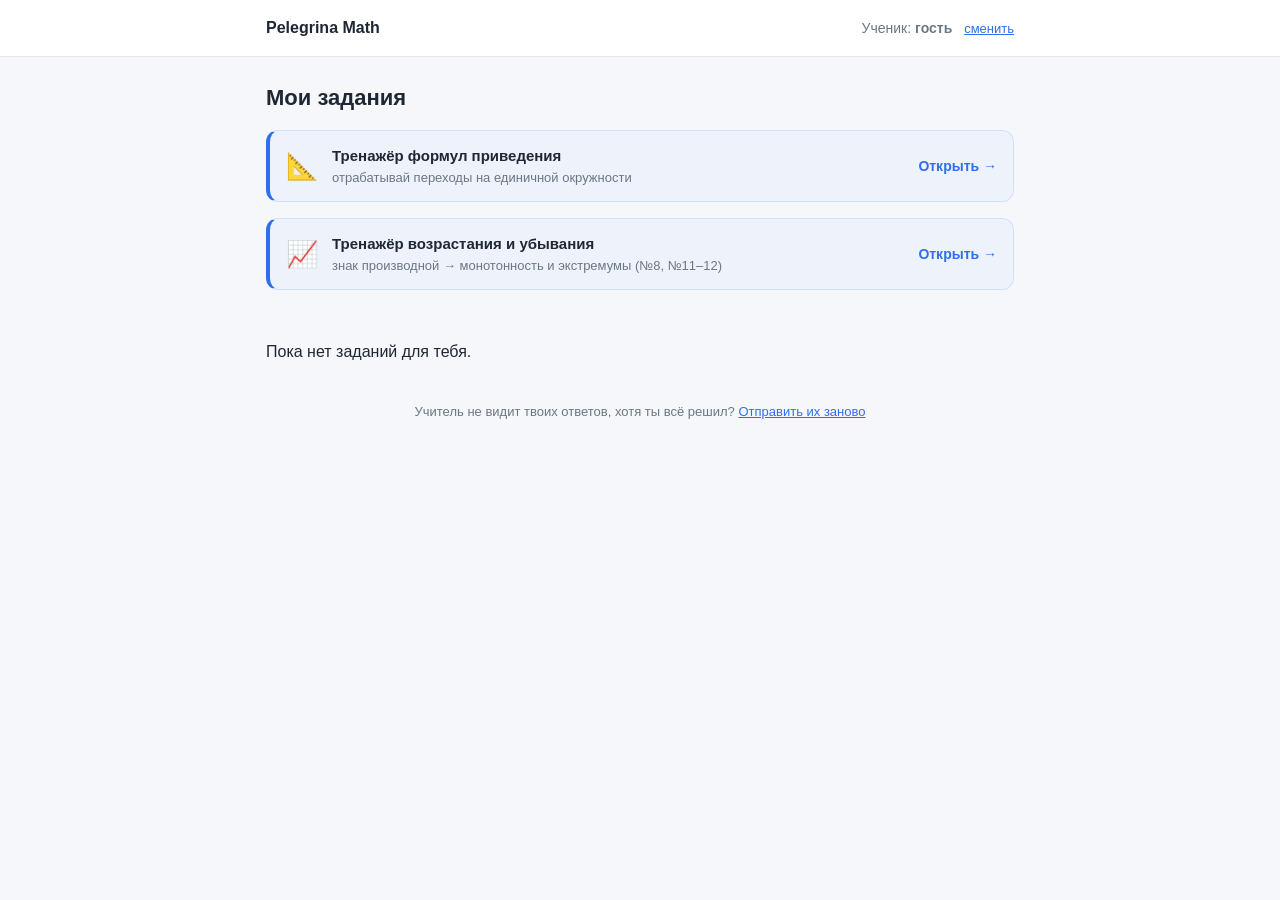
<file: index.html>
<!DOCTYPE html>
<html lang="ru">
<head>
  <meta charset="utf-8">
  <meta name="viewport" content="width=device-width, initial-scale=1">
  <title>Pelegrina Math</title>
  <script>
    // Антикэш: версия ассетов = момент загрузки страницы (?v=…), чтобы свежие
    // стили и скрипты подхватывались сразу, без ручного сброса кэша браузера.
    window.__ASSET_V = Date.now();
    document.write('<link rel="stylesheet" href="css/style.css?v=' + window.__ASSET_V + '">');
  </script>
</head>
<body>
  <header class="topbar">
    <div class="wrap">
      <span class="logo">Pelegrina Math</span>
      <span class="user">Ученик: <b id="student-name">…</b>
        <a href="#" id="logout" class="logout">сменить</a>
      </span>
    </div>
  </header>

  <main class="wrap">
    <h1>Мои задания</h1>
    <div id="admin-bar" class="admin-bar hidden">
      <span>Режим учителя: видны задания всех учеников.</span>
      <a id="stats-link" class="stats-link hidden" href="#" target="_blank" rel="noopener">Открыть статистику ↗</a>
    </div>
    <a class="trainer-link" href="trainer.html">
      <span class="tl-ico">📐</span>
      <span class="tl-txt">
        <b>Тренажёр формул приведения</b>
        <small>отрабатывай переходы на единичной окружности</small>
      </span>
      <span class="tl-go">Открыть →</span>
    </a>
    <a class="trainer-link" href="trainer-monotonicity.html">
      <span class="tl-ico">📈</span>
      <span class="tl-txt">
        <b>Тренажёр возрастания и убывания</b>
        <small>знак производной → монотонность и экстремумы (№8, №11–12)</small>
      </span>
      <span class="tl-go">Открыть →</span>
    </a>
    <div id="tabs" class="tabs"></div>
    <div id="assignments" class="assignments">Загрузка…</div>
    <p class="backup-hint">
      Учитель не видит твоих ответов, хотя ты всё решил?
      <a href="backup.html">Отправить их заново</a>
    </p>
  </main>

  <script>
    // Подключаем скрипты со свежей версией (?v=…) в том же порядке и синхронно,
    // как обычные теги (document.write при разборе страницы не ломает порядок).
    (function () {
      var v = window.__ASSET_V || Date.now();
      var files = ["js/config.js", "js/check.js", "js/stats.js", "js/app.js"];
      for (var i = 0; i < files.length; i++) {
        document.write('<script src="' + files[i] + '?v=' + v + '"><\/script>');
      }
    })();
  </script>
  <script>
    document.getElementById("logout").addEventListener("click", e => {
      e.preventDefault();
      localStorage.removeItem("student");
      location.reload();
    });
    renderIndex();
  </script>
</body>
</html>
</file>
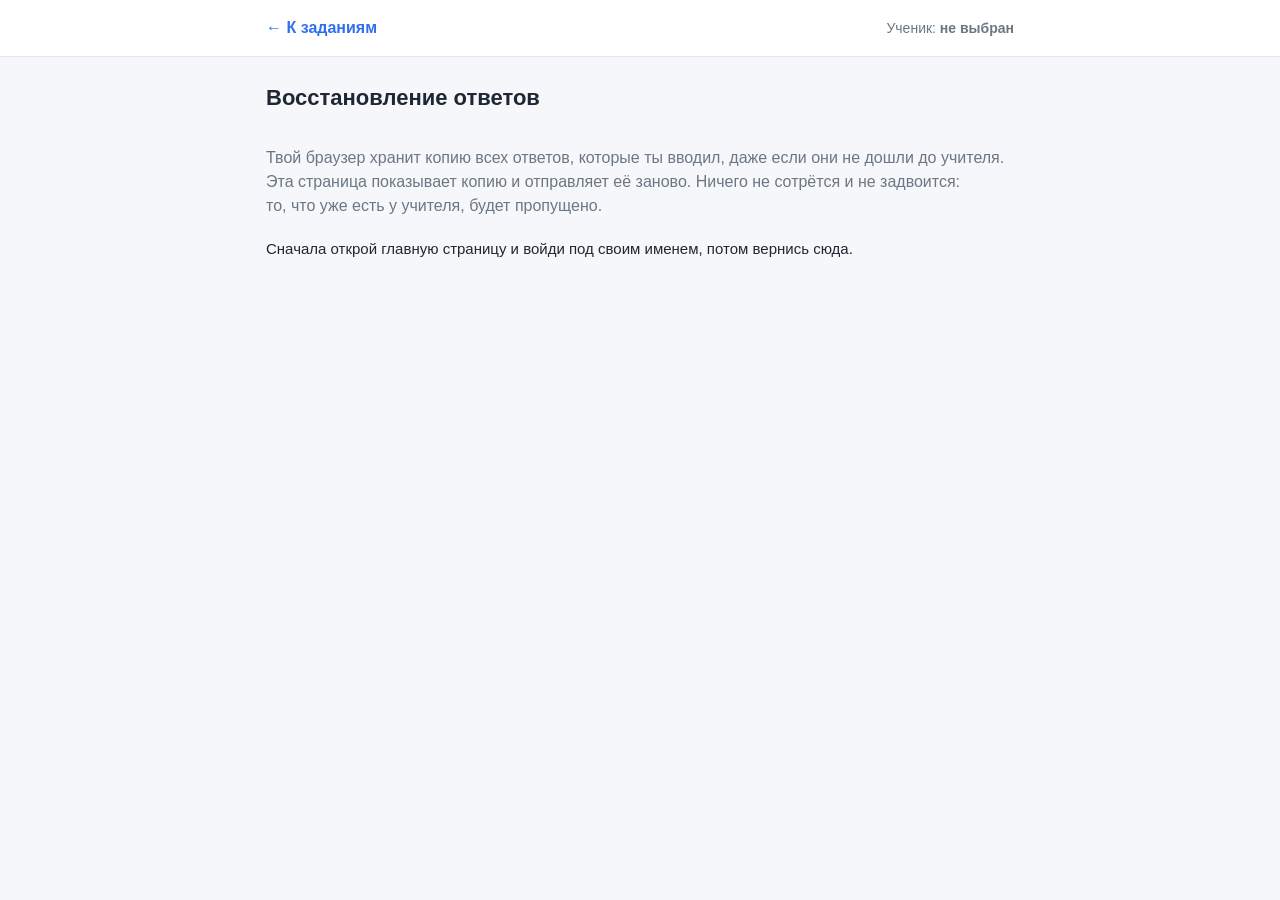
<file: backup.html>
<!DOCTYPE html>
<html lang="ru">
<head>
  <meta charset="utf-8">
  <meta name="viewport" content="width=device-width, initial-scale=1">
  <title>Восстановление ответов — Pelegrina Math</title>
  <script>
    window.__ASSET_V = Date.now();
    document.write('<link rel="stylesheet" href="css/style.css?v=' + window.__ASSET_V + '">');
  </script>
</head>
<body>
  <header class="topbar">
    <div class="wrap">
      <a href="index.html" class="logo back">← К заданиям</a>
      <span class="user">Ученик: <b id="who">…</b></span>
    </div>
  </header>

  <main class="wrap">
    <h1>Восстановление ответов</h1>
    <p class="intro">
      Твой браузер хранит копию всех ответов, которые ты вводил, даже если они не дошли до учителя.
      Эта страница показывает копию и отправляет её заново. Ничего не сотрётся и не задвоится:
      то, что уже есть у учителя, будет пропущено.
    </p>

    <div id="summary" class="bk-summary">Читаю копию…</div>
    <div id="controls" class="bk-controls hidden">
      <button id="send" class="finish-btn">Отправить ответы учителю</button>
      <button id="copy" class="bk-secondary">Скопировать данные</button>
    </div>
    <div id="status" class="bk-status hidden"></div>
    <textarea id="dump" class="bk-dump hidden" readonly></textarea>
    <div id="list"></div>
  </main>

  <script>
    (function () {
      var v = window.__ASSET_V || Date.now();
      var files = ["js/config.js", "js/check.js", "js/stats.js", "js/app.js"];
      for (var i = 0; i < files.length; i++) {
        document.write('<script src="' + files[i] + '?v=' + v + '"><\/script>');
      }
    })();
  </script>
  <script>
  (async function () {
    const student = getStudent();
    const whoEl = document.getElementById("who");
    const sumEl = document.getElementById("summary");
    const listEl = document.getElementById("list");
    const ctrlEl = document.getElementById("controls");
    const statEl = document.getElementById("status");

    whoEl.textContent = student ? student.name : "не выбран";
    if (!student || !student.id) {
      sumEl.textContent = "Сначала открой главную страницу и войди под своим именем, потом вернись сюда.";
      return;
    }

    let backup = [];
    try { backup = JSON.parse(localStorage.getItem("attempts_backup") || "[]"); } catch (e) { backup = []; }
    // берём только строки этого ученика и только настоящие задачи
    const rows = backup.filter(r => r && r.student_id === student.id);

    if (!rows.length) {
      sumEl.textContent = "В этом браузере копии ответов нет. Возможно, ты решал в другом браузере или на другом устройстве.";
      return;
    }

    // группируем по заданию, чтобы человек видел, что именно отправляется
    const byAssign = {};
    rows.forEach(r => {
      const k = r.assignment_title || r.assignment_id || "без задания";
      (byAssign[k] = byAssign[k] || []).push(r);
    });

    const problems = new Set(rows.filter(r => r.problem_id && r.problem_id.indexOf("__finished__") === -1)
                                 .map(r => r.problem_id));
    sumEl.innerHTML = `В копии <b>${rows.length}</b> ${plural(rows.length, "попытка", "попытки", "попыток")} ` +
                      `по <b>${problems.size}</b> ${plural(problems.size, "задаче", "задачам", "задачам")} ` +
                      `из <b>${Object.keys(byAssign).length}</b> ${plural(Object.keys(byAssign).length, "задания", "заданий", "заданий")}.`;
    ctrlEl.classList.remove("hidden");

    Object.keys(byAssign).forEach(title => {
      const list = byAssign[title].slice().sort((a, b) => new Date(a.time) - new Date(b.time));
      const solved = new Set(list.filter(r => r.correct).map(r => r.problem_id)).size;
      const box = document.createElement("div");
      box.className = "bk-block";
      box.innerHTML = `<div class="bk-title">${esc(title)}</div>
        <div class="bk-meta">попыток ${list.length}, решено задач ${solved}</div>`;
      listEl.appendChild(box);
    });

    document.getElementById("copy").addEventListener("click", async () => {
      const text = JSON.stringify(rows);
      const dump = document.getElementById("dump");
      dump.value = text;
      try {
        await navigator.clipboard.writeText(text);
        show("Скопировано. Пришли это учителю в чат, если отправка не сработает.", "ok");
      } catch (e) {
        dump.classList.remove("hidden");
        dump.select();
        show("Скопируй текст из поля ниже и пришли учителю в чат.", "warn");
      }
    });

    document.getElementById("send").addEventListener("click", async () => {
      const btn = document.getElementById("send");
      btn.disabled = true;
      show("Отправляю…", "warn");

      let sent = true;
      try {
        await fetch(CONFIG.endpoint, {
          method: "POST",
          mode: "no-cors",
          headers: { "Content-Type": "text/plain;charset=utf-8" },
          body: JSON.stringify({ action: "resend", rows: rows })
        });
      } catch (e) {
        sent = false;
      }

      if (!sent) {
        show("Отправка не прошла: интернет или блокировщик. Нажми «Скопировать данные» и пришли текст учителю.", "bad");
        btn.disabled = false;
        return;
      }

      show("Отправлено, проверяю, что дошло…", "warn");
      await new Promise(r => setTimeout(r, 2500));
      const serverSolved = await fetchServerProgress(student.id);
      // служебная отметка «Закончить» задачей не считается, иначе даже полный успех
      // выглядел бы как «дошло не всё»
      const mine = new Set(rows
        .filter(r => r.correct && r.problem_id && r.problem_id.indexOf("__finished__") === -1)
        .map(r => r.problem_id));
      const landed = serverSolved.filter(id => mine.has(id)).length;

      if (landed >= mine.size && mine.size > 0) {
        show(`Готово. Учитель видит все ${landed} ${plural(landed, "решённую задачу", "решённые задачи", "решённых задач")}.`, "ok");
      } else if (landed > 0) {
        show(`Дошло ${landed} из ${mine.size}. Подожди минуту и обнови страницу; если не изменится, нажми «Скопировать данные» и пришли текст учителю.`, "warn");
        btn.disabled = false;
      } else {
        show("Сервер пока ничего не видит. Нажми «Скопировать данные» и пришли текст учителю в чат.", "bad");
        btn.disabled = false;
      }
    });

    function show(text, kind) {
      statEl.textContent = text;
      statEl.className = "bk-status bk-" + kind;
    }
    function esc(s) {
      return String(s).replace(/&/g, "&amp;").replace(/</g, "&lt;").replace(/>/g, "&gt;");
    }
    function plural(n, one, few, many) {
      const n10 = n % 10, n100 = n % 100;
      if (n10 === 1 && n100 !== 11) return one;
      if (n10 >= 2 && n10 <= 4 && (n100 < 10 || n100 >= 20)) return few;
      return many;
    }
  })();
  </script>
</body>
</html>
</file>
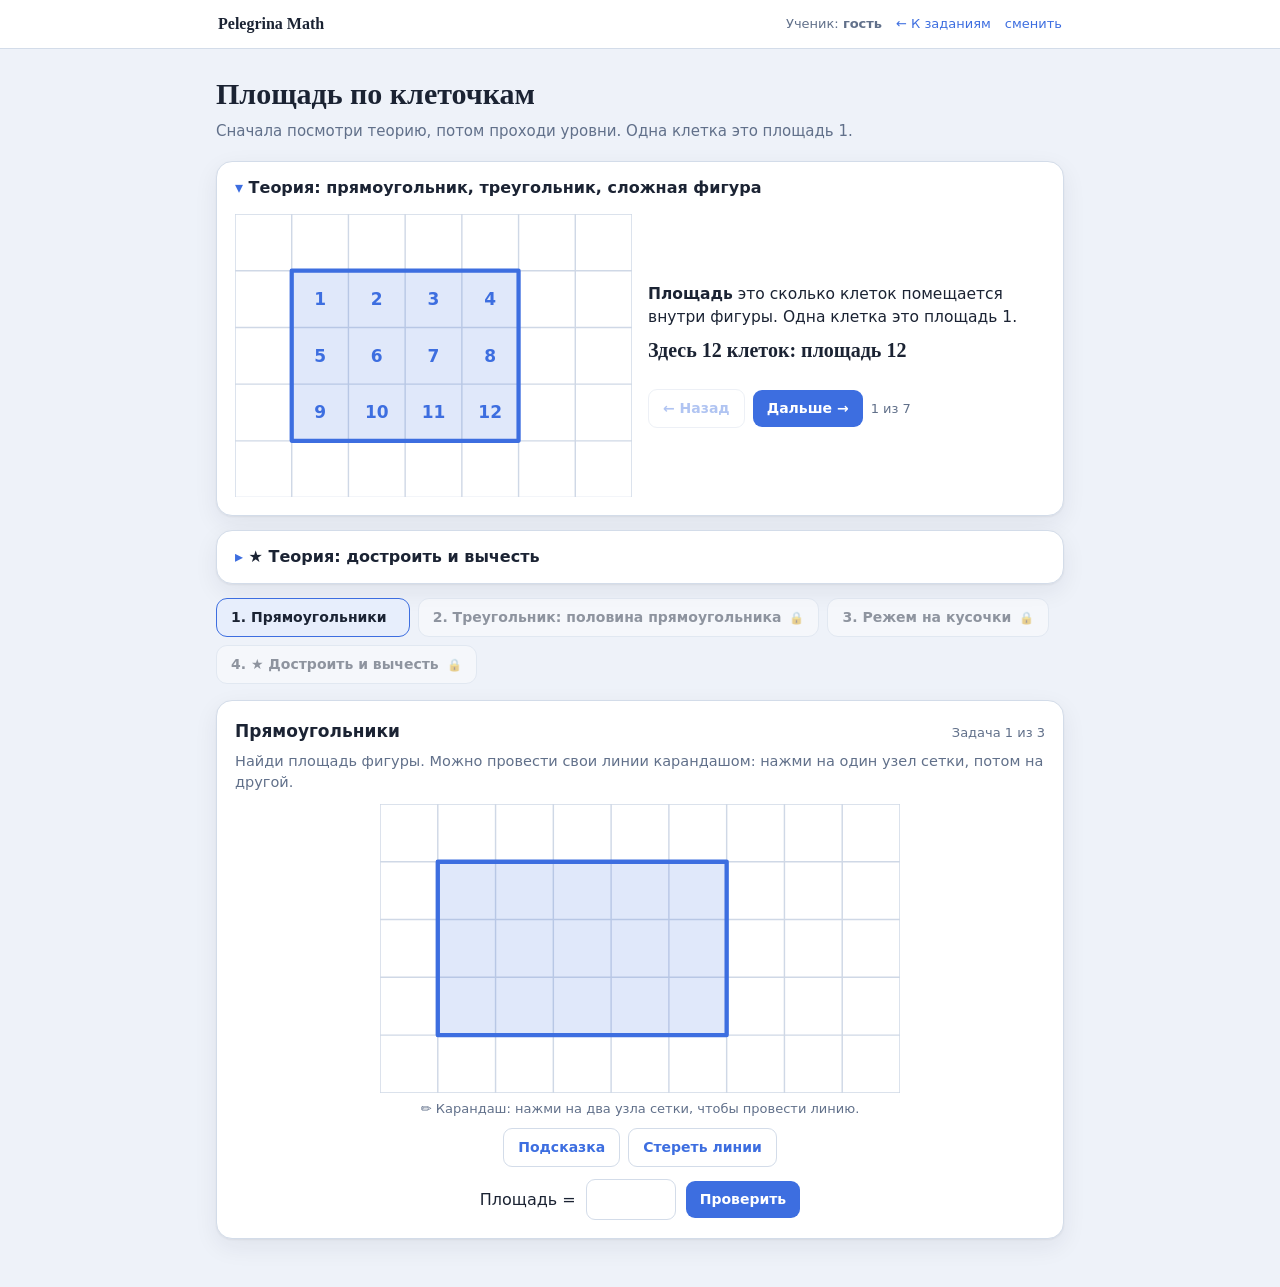
<file: trainer-area.html>
<!DOCTYPE html>
<html lang="ru">
<head>
<meta charset="utf-8">
<title>Площадь по клеточкам — Pelegrina Math</title>
<meta name="viewport" content="width=device-width, initial-scale=1">
<style>
  :root{
    --bg:#eef2f9; --panel:#ffffff; --ink:#1b2333; --muted:#61708a;
    --line:#d3dce9; --accent:#3d6ee0; --accent-soft:#e7eefc;
    --good:#1f9d6b; --good-soft:#e3f5ec; --bad:#d94f5c; --bad-soft:#fbe6e8;
    --warn:#b7791f; --warn-soft:#fdf3e1;
    --shadow:0 1px 2px rgba(27,35,51,.06),0 8px 24px rgba(27,35,51,.07);
    --serif:Georgia,"Iowan Old Style","Times New Roman",serif;
    --sans:system-ui,-apple-system,"Segoe UI",Roboto,sans-serif;
  }
  @media (prefers-color-scheme:dark){
    :root{
      --bg:#0f141d; --panel:#161d29; --ink:#e2e9f5; --muted:#93a1ba;
      --line:#28313f; --accent:#6a94f5; --accent-soft:#1b2740;
      --good:#48c690; --good-soft:#16281f; --bad:#f0707c; --bad-soft:#301a1d;
      --warn:#e3b05a; --warn-soft:#2f2615;
      --shadow:0 1px 2px rgba(0,0,0,.3),0 10px 30px rgba(0,0,0,.35);
    }
  }
  *{box-sizing:border-box}
  body{margin:0;background:var(--bg);color:var(--ink);font-family:var(--sans);line-height:1.5;-webkit-font-smoothing:antialiased}
  .topbar{background:var(--panel);border-bottom:1px solid var(--line)}
  .topbar .row{max-width:880px;margin:0 auto;padding:12px 18px;display:flex;align-items:center;justify-content:space-between;gap:12px}
  .topbar .logo{font-family:var(--serif);font-weight:700;font-size:16px}
  .topbar .right{font-size:13px;color:var(--muted);display:flex;gap:14px;align-items:center;flex-wrap:wrap}
  .topbar a{color:var(--accent);text-decoration:none}
  .wrap{max-width:880px;margin:0 auto;padding:22px 16px 48px}
  h1{font-family:var(--serif);font-size:clamp(22px,3.6vw,30px);margin:0 0 4px}
  .sub{color:var(--muted);margin:0 0 18px;font-size:15px}

  .levels{display:flex;gap:8px;flex-wrap:wrap;margin-bottom:16px}
  .lvl{font:inherit;font-size:14px;font-weight:600;border:1px solid var(--line);background:var(--panel);color:var(--ink);
    border-radius:11px;padding:8px 14px;cursor:pointer;display:flex;gap:8px;align-items:center}
  .lvl[aria-pressed="true"]{border-color:var(--accent);background:var(--accent-soft)}
  .lvl:disabled{opacity:.45;cursor:not-allowed}
  .lvl .st{font-size:12px;color:var(--muted);font-weight:500}
  .lvl.done .st{color:var(--good)}

  .card{background:var(--panel);border:1px solid var(--line);border-radius:16px;box-shadow:var(--shadow);padding:18px}
  .card + .card{margin-top:14px}
  .task-head{display:flex;justify-content:space-between;align-items:baseline;gap:10px;flex-wrap:wrap;margin-bottom:6px}
  .task-head h2{font-size:17px;margin:0}
  .counter{font-size:13px;color:var(--muted)}
  .lead{margin:0 0 10px;color:var(--muted);font-size:14.5px}

    .msg{margin-top:12px;padding:10px 14px;border-radius:11px;font-size:15px;display:none}
  .msg.show{display:block}
  .msg.ok{background:var(--good-soft);color:var(--good)}
  .msg.bad{background:var(--bad-soft);color:var(--bad)}
  .msg.warn{background:var(--warn-soft);color:var(--warn)}
  .msg.info{background:var(--accent-soft);color:var(--ink)}
  .msg b{color:inherit}

  .small-note{font-size:13px;color:var(--muted);text-align:center;margin-top:6px}

  .final{text-align:center;padding:26px 18px}
  .final .big{font-size:46px;line-height:1.1}
  .code{display:inline-block;font:700 30px var(--serif);letter-spacing:6px;padding:10px 22px;border:2px dashed var(--accent);border-radius:14px;margin:12px 0;color:var(--accent)}
  .rules{margin-top:14px;font-size:14px;color:var(--muted)}
  .rules b{color:var(--ink)}
  button.b{font:inherit;font-size:14px;font-weight:600;border:0;border-radius:9px;padding:8px 14px;cursor:pointer;background:var(--accent);color:#fff}
  button.b.ghost{background:transparent;color:var(--accent);border:1px solid var(--line)}
  button.b.good{background:var(--good)}
  button.b:disabled{opacity:.4;cursor:not-allowed}

  details.th{background:var(--panel);border:1px solid var(--line);border-radius:16px;box-shadow:var(--shadow);margin-bottom:14px}
  details.th > summary{cursor:pointer;padding:14px 18px;font-weight:700;font-size:16px;list-style:none}
  details.th > summary::before{content:"▸ ";color:var(--accent)}
  details.th[open] > summary::before{content:"▾ "}
  .th-body{padding:0 18px 18px}
  .demo-grid{display:grid;grid-template-columns:minmax(0,1fr) minmax(0,1fr);gap:16px;align-items:center}
  @media (max-width:640px){.demo-grid{grid-template-columns:1fr}}
  .step-text{font-size:15.5px;min-height:96px}
  .step-text .big{font-size:20px;font-weight:700;font-family:var(--serif);margin-top:6px}
  .step-nav{display:flex;gap:8px;align-items:center;margin-top:10px}
  .step-nav .cnt{font-size:13px;color:var(--muted)}

  svg.gridpic{width:100%;height:auto;display:block;max-width:520px;margin:0 auto;touch-action:manipulation;user-select:none}
  .gl{stroke:#cfd8e6;stroke-width:1}
  @media (prefers-color-scheme:dark){ .gl{stroke:#2c3646} }
  .fig{fill:rgba(61,110,224,.16);stroke:var(--accent);stroke-width:3;stroke-linejoin:round}
  .pc1{fill:rgba(246,180,90,.55)} .pc2{fill:rgba(120,190,240,.55)} .pc3{fill:rgba(130,205,150,.6)} .pc4{fill:rgba(230,140,200,.5)}
  .pcm{fill:rgba(217,79,92,.28)}
  .cutl{stroke:#d94f5c;stroke-width:2.5;stroke-dasharray:7 5;fill:none}
  .boxl{stroke:#7c8799;stroke-width:2.5;stroke-dasharray:8 6;fill:none}
  .pen{stroke:#e0761b;stroke-width:3;stroke-linecap:round}
  .pend{fill:#e0761b}
  .lbl{font:700 17px var(--sans);fill:var(--ink);text-anchor:middle;dominant-baseline:central;paint-order:stroke;stroke:var(--panel);stroke-width:4px}
  .num-cell{font:600 12px var(--sans);fill:#3d6ee0;text-anchor:middle;dominant-baseline:central}

  .ans-row{display:flex;flex-wrap:wrap;gap:10px;justify-content:center;align-items:center;margin-top:12px;font-size:16px}
  .num{width:90px;font:inherit;font-size:18px;text-align:center;padding:6px 8px;border:1px solid var(--line);border-radius:9px;background:var(--panel);color:var(--ink)}
  .tools-row{display:flex;flex-wrap:wrap;gap:8px;justify-content:center;margin-top:10px}
  .pen-note{font-size:13px;color:var(--muted);text-align:center;margin-top:6px}
</style>
</head>
<body>
  <div class="topbar">
    <div class="row">
      <span class="logo">Pelegrina Math</span>
      <span class="right">
        <span>Ученик: <b id="student-name">…</b></span>
        <a href="index.html">← К заданиям</a>
        <a href="#" id="logout">сменить</a>
      </span>
    </div>
  </div>

  <div class="wrap">
    <h1>Площадь по клеточкам</h1>
    <p class="sub">Сначала посмотри теорию, потом проходи уровни. Одна клетка это площадь 1.</p>

    <details class="th" open id="th1">
      <summary>Теория: прямоугольник, треугольник, сложная фигура</summary>
      <div class="th-body"><div class="demo-grid"><div id="d1pic"></div><div><div class="step-text" id="d1txt"></div>
        <div class="step-nav"><button class="b ghost" id="d1prev">← Назад</button><button class="b" id="d1next">Дальше →</button><span class="cnt" id="d1cnt"></span></div></div></div></div>
    </details>
    <details class="th" id="th2">
      <summary>★ Теория: достроить и вычесть</summary>
      <div class="th-body"><div class="demo-grid"><div id="d2pic"></div><div><div class="step-text" id="d2txt"></div>
        <div class="step-nav"><button class="b ghost" id="d2prev">← Назад</button><button class="b" id="d2next">Дальше →</button><span class="cnt" id="d2cnt"></span></div></div></div></div>
    </details>

    <div class="levels" id="levels"></div>
    <div id="stage"></div>
  </div>

  <script src="js/config.js"></script>
  <script src="js/app.js"></script>
  <script src="js/stats.js"></script>
  <script>
  (function(){
    var student = (typeof requireStudent==="function") ? requireStudent() : { id:null, name:"гость" };
    document.getElementById("student-name").textContent = student.name + (student.admin ? " (админ)" : "");
    document.getElementById("logout").addEventListener("click", function(e){
      e.preventDefault(); localStorage.removeItem("student"); location.reload();
    });

    var CODE_WORD = "КЛЕТКА";
    var SKEY = "area_progress_" + (student.id || (student.name||"anon").toLowerCase());
    function loadP(){ try{ return JSON.parse(localStorage.getItem(SKEY)||"{}"); }catch(e){ return {}; } }
    function saveP(){ try{ localStorage.setItem(SKEY, JSON.stringify(P)); }catch(e){} }
    var P = loadP(); P.done = P.done || {}; P.idx = P.idx || {};

    function sendLevel(level, title, summary){
      if (student && student.admin) return;
      var row = {
        student: student.name, student_id: student.id || "",
        assignment_id: "trainer_area", assignment_title: "Тренажёр «Площадь по клеточкам»",
        problem_id: "area_level" + level, task_number: level,
        answer: title + ": " + summary, correct: true, attempt: 1,
        on_time: true, deadline: "", time: new Date().toISOString()
      };
      try{ var b=JSON.parse(localStorage.getItem("attempts_backup")||"[]"); b.push(row); localStorage.setItem("attempts_backup", JSON.stringify(b)); }catch(e){}
      if (!window.CONFIG || !CONFIG.endpoint) return;
      var payload = JSON.stringify(row);
      try{
        if (navigator.sendBeacon) navigator.sendBeacon(CONFIG.endpoint, new Blob([payload],{type:"text/plain;charset=utf-8"}));
        else fetch(CONFIG.endpoint,{method:"POST",mode:"no-cors",keepalive:true,headers:{"Content-Type":"text/plain;charset=utf-8"},body:payload});
      }catch(e){}
    }

    function el(tag, cls, html){ var e=document.createElement(tag); if(cls) e.className=cls; if(html!=null) e.innerHTML=html; return e; }
    function setMsg(box, kind, html){ box.className = "msg show " + kind; box.innerHTML = html; }
    function clearMsg(box){ box.className = "msg"; box.innerHTML = ""; }
    function fmt(x){ return String(Math.round(x*100)/100).replace(".", ","); }
    function area(p){ var s=0; for (var i=0;i<p.length;i++){ var a=p[i], b=p[(i+1)%p.length]; s += a[0]*b[1]-b[0]*a[1]; } return Math.abs(s)/2; }
    function center(p){ var x=0,y=0; p.forEach(function(q){ x+=q[0]; y+=q[1]; }); return [x/p.length, y/p.length]; }
    function bbox(p){ var xs=p.map(function(q){return q[0];}), ys=p.map(function(q){return q[1];});
      var x0=Math.min.apply(null,xs), x1=Math.max.apply(null,xs), y0=Math.min.apply(null,ys), y1=Math.max.apply(null,ys);
      return [[x0,y0],[x1,y0],[x1,y1],[x0,y1]]; }

    // ----- рисование клетчатой картинки -----
    var CS = 40;
    function pts(p){ return p.map(function(q){ return (q[0]*CS)+","+(q[1]*CS); }).join(" "); }
    // layers: [{t:"poly",p,cls}, {t:"line",a,b,cls}, {t:"lbl",at,text}, {t:"cells",p}]
    function svgPic(W, H, layers){
      var s = '<svg class="gridpic" viewBox="0 0 '+(W*CS)+' '+(H*CS)+'" xmlns="http://www.w3.org/2000/svg">';
      for (var x=0;x<=W;x++) s += '<line class="gl" x1="'+x*CS+'" y1="0" x2="'+x*CS+'" y2="'+H*CS+'"/>';
      for (var y=0;y<=H;y++) s += '<line class="gl" x1="0" y1="'+y*CS+'" x2="'+W*CS+'" y2="'+y*CS+'"/>';
      layers.forEach(function(L){
        if (L.t==="poly") s += '<polygon class="'+L.cls+'" points="'+pts(L.p)+'"/>';
        else if (L.t==="line") s += '<line class="'+L.cls+'" x1="'+L.a[0]*CS+'" y1="'+L.a[1]*CS+'" x2="'+L.b[0]*CS+'" y2="'+L.b[1]*CS+'"/>';
        else if (L.t==="lbl") s += '<text class="lbl" x="'+L.at[0]*CS+'" y="'+L.at[1]*CS+'">'+L.text+'</text>';
        else if (L.t==="cells"){ var b=bbox(L.p), k=0;
          for (var yy=b[0][1]; yy<b[2][1]; yy++) for (var xx=b[0][0]; xx<b[1][0]; xx++){ k++; s += '<text class="num-cell" x="'+(xx+.5)*CS+'" y="'+(yy+.5)*CS+'">'+k+'</text>'; } }
      });
      return s + "</svg>";
    }
    function gridSize(p){ var b=bbox(p); return [b[1][0]+1, b[2][1]+1]; }
    function edges(p){ var r=[]; for (var i=0;i<p.length;i++) r.push({t:"line",a:p[i],b:p[(i+1)%p.length],cls:"cutl"}); return r; }

    // ----- теория: пошаговые демонстрации -----
    function stepper(pfx, W, H, steps){
      var i = 0;
      function show(){
        var st = steps[i];
        document.getElementById(pfx+"pic").innerHTML = svgPic(st.W||W, st.H||H, st.layers);
        document.getElementById(pfx+"txt").innerHTML = st.text;
        document.getElementById(pfx+"cnt").textContent = (i+1) + " из " + steps.length;
        document.getElementById(pfx+"prev").disabled = i===0;
        document.getElementById(pfx+"next").disabled = i===steps.length-1;
      }
      document.getElementById(pfx+"prev").onclick = function(){ if (i>0){ i--; show(); } };
      document.getElementById(pfx+"next").onclick = function(){ if (i<steps.length-1){ i++; show(); } };
      show();
    }
    var R1=[[1,1],[5,1],[5,4],[1,4]];
    var T1=[[1,1],[1,4],[5,4]], T1b=[[1,1],[5,1],[5,4]];
    stepper("d1", 7, 5, [
      { layers:[{t:"poly",p:R1,cls:"fig"},{t:"cells",p:R1}],
        text:"<b>Площадь</b> это сколько клеток помещается внутри фигуры. Одна клетка это площадь 1.<div class='big'>Здесь 12 клеток: площадь 12</div>" },
      { layers:[{t:"poly",p:R1,cls:"fig"},{t:"lbl",at:[3,.55],text:"4"},{t:"lbl",at:[.55,2.5],text:"3"}],
        text:"У прямоугольника не нужно считать по одной клетке. В ряду 4 клетки, рядов 3.<div class='big'>4 · 3 = 12</div>" },
      { layers:[{t:"poly",p:T1,cls:"fig"}],
        text:"А это <b>прямоугольный треугольник</b>: у него есть угол, как у листа тетради. Клетки внутри разрезаны наискосок, считать их по одной неудобно." },
      { layers:[{t:"poly",p:T1,cls:"fig"},{t:"poly",p:R1,cls:"boxl"}],
        text:"Достроим его до прямоугольника. Прямоугольник 4 на 3, его площадь<div class='big'>4 · 3 = 12</div>" },
      { layers:[{t:"poly",p:T1,cls:"pc1"},{t:"poly",p:T1b,cls:"pc2"},{t:"poly",p:R1,cls:"boxl"},{t:"line",a:[1,1],b:[5,4],cls:"cutl"}],
        text:"Диагональ режет прямоугольник на <b>два одинаковых</b> треугольника. Значит, наш треугольник это половина прямоугольника.<div class='big'>12 : 2 = 6</div>" },
      { W:7, H:9, layers:[{t:"poly",p:[[1,8],[5,8],[5,4],[3,2],[1,4]],cls:"fig"}],
        text:"А как найти площадь домика? Целиком он не прямоугольник и не треугольник." },
      { W:7, H:9, layers:[{t:"poly",p:[[1,4],[5,4],[5,8],[1,8]],cls:"pc2"},{t:"poly",p:[[1,4],[3,2],[3,4]],cls:"pc1"},{t:"poly",p:[[3,2],[5,4],[3,4]],cls:"pc3"},
                {t:"line",a:[1,4],b:[5,4],cls:"cutl"},{t:"line",a:[3,2],b:[3,4],cls:"cutl"},
                {t:"lbl",at:[3,6],text:"16"},{t:"lbl",at:[2.35,3.4],text:"2"},{t:"lbl",at:[3.65,3.4],text:"2"}],
        text:"<b>Режем</b> фигуру на прямоугольники и прямоугольные треугольники. Площадь каждого кусочка находим отдельно, потом складываем.<div class='big'>16 + 2 + 2 = 20</div>" }
    ]);

    var G=[[1,5],[7,4],[3,1]], GB=[[1,1],[7,1],[7,5],[1,5]];
    stepper("d2", 8, 6, [
      { layers:[{t:"poly",p:G,cls:"fig"}],
        text:"Бывают треугольники, которые неудобно резать: ни одна сторона не идёт по линиям клеток." },
      { layers:[{t:"poly",p:G,cls:"fig"},{t:"poly",p:GB,cls:"boxl"}],
        text:"Достроим фигуру до прямоугольника. Его площадь<div class='big'>6 · 4 = 24</div>" },
      { layers:[{t:"poly",p:G,cls:"fig"},{t:"poly",p:[[1,5],[1,1],[3,1]],cls:"pcm"},{t:"poly",p:[[3,1],[7,1],[7,4]],cls:"pcm"},{t:"poly",p:[[7,4],[7,5],[1,5]],cls:"pcm"},{t:"poly",p:GB,cls:"boxl"},
                {t:"lbl",at:[1.7,2.4],text:"4"},{t:"lbl",at:[5.7,2],text:"6"},{t:"lbl",at:[5,4.7],text:"3"}],
        text:"Лишнее в прямоугольнике это три <b>прямоугольных</b> треугольника по углам. Их площади мы уже умеем находить: 2·4:2 = 4, 4·3:2 = 6, 6·1:2 = 3." },
      { layers:[{t:"poly",p:G,cls:"pc1"},{t:"poly",p:GB,cls:"boxl"},{t:"lbl",at:center(G),text:"11"}],
        text:"Вычитаем лишнее из прямоугольника:<div class='big'>24 − 4 − 6 − 3 = 11</div>" }
    ]);

    // ----- уровни -----
    // pieces: s=+1 складываем, s=-1 вычитаем; mode: cut (режем) | half (половина прямоугольника) | sub (достраиваем)
    var LEVELS = [
      { id:1, title:"Прямоугольники", tasks:[
        { poly:[[1,1],[6,1],[6,4],[1,4]], mode:"cut", pieces:[[[1,1],[6,1],[6,4],[1,4]]] },
        { poly:[[1,1],[4,1],[4,3],[7,3],[7,5],[1,5]], mode:"cut", pieces:[[[1,1],[4,1],[4,5],[1,5]],[[4,3],[7,3],[7,5],[4,5]]] },
        { poly:[[1,1],[3,1],[3,2],[5,2],[5,3],[8,3],[8,5],[1,5]], mode:"cut", pieces:[[[1,1],[3,1],[3,5],[1,5]],[[3,2],[5,2],[5,5],[3,5]],[[5,3],[8,3],[8,5],[5,5]]] }
      ]},
      { id:2, title:"Треугольник: половина прямоугольника", tasks:[
        { poly:[[1,4],[5,4],[1,1]], mode:"half", guided:true },
        { poly:[[1,1],[7,1],[7,4]], mode:"half" },
        { poly:[[2,5],[2,2],[7,5]], mode:"half" },
        { poly:[[1,5],[5,5],[5,1]], mode:"half" }
      ]},
      { id:3, title:"Режем на кусочки", tasks:[
        { poly:[[1,8],[5,8],[5,4],[3,2],[1,4]], mode:"cut", pieces:[[[1,4],[5,4],[5,8],[1,8]],[[1,4],[3,2],[3,4]],[[3,2],[5,4],[3,4]]] },
        { poly:[[1,5],[7,5],[7,2],[4,2]], mode:"cut", pieces:[[[4,2],[7,2],[7,5],[4,5]],[[1,5],[4,2],[4,5]]] },
        { poly:[[1,5],[6,5],[8,2],[3,2]], mode:"cut", pieces:[[[1,5],[3,2],[3,5]],[[3,2],[6,2],[6,5],[3,5]],[[6,5],[8,2],[6,2]]] },
        { poly:[[1,1],[5,1],[8,4],[5,6],[1,6]], mode:"cut", pieces:[[[1,1],[5,1],[5,6],[1,6]],[[5,1],[8,4],[5,4]],[[5,4],[8,4],[5,6]]] }
      ]},
      { id:4, title:"★ Достроить и вычесть", tasks:[
        { poly:[[1,5],[7,4],[3,1]], mode:"sub" },
        { poly:[[2,1],[5,2],[4,5],[1,4]], mode:"sub" },
        { poly:[[1,1],[6,3],[2,5]], mode:"sub" }
      ]}
    ];
    var MAIN = 3;
    // для достраивания лишние куски считаем сами: треугольники между сторонами фигуры и рамкой
    function subPieces(poly){
      var B = bbox(poly), res = [];
      for (var i=0;i<poly.length;i++){
        var a = poly[i], b = poly[(i+1)%poly.length];
        if (a[0]===b[0] || a[1]===b[1]) continue;
        // вершина прямого угла: выбираем угол рамки, лежащий снаружи фигуры
        var c1 = [a[0], b[1]], c2 = [b[0], a[1]];
        var c = inside(poly, [(a[0]+b[0]+2*c1[0])/4, (a[1]+b[1]+2*c1[1])/4]) ? c2 : c1;
        res.push([a, c, b]);
      }
      return { box:B, cut:res };
    }
    function inside(p, q){
      var c = false;
      for (var i=0,j=p.length-1;i<p.length;j=i++){
        var xi=p[i][0], yi=p[i][1], xj=p[j][0], yj=p[j][1];
        if (((yi>q[1])!==(yj>q[1])) && (q[0] < (xj-xi)*(q[1]-yi)/(yj-yi)+xi)) c = !c;
      }
      return c;
    }

    var current = 1;
    function unlocked(id){ return student.admin || id===1 || P.done[id-1]; }
    function renderLevels(){
      var box = document.getElementById("levels"); box.innerHTML = "";
      LEVELS.forEach(function(L){
        var b = el("button","lvl" + (P.done[L.id] ? " done":""));
        b.setAttribute("aria-pressed", String(current===L.id));
        b.disabled = !unlocked(L.id);
        b.innerHTML = L.id + ". " + L.title + ' <span class="st">' + (P.done[L.id] ? "✓ пройден" : (unlocked(L.id) ? "" : "🔒")) + "</span>";
        b.addEventListener("click", function(){ current = L.id; start(); });
        box.appendChild(b);
      });
      if (P.done[MAIN]){
        var f = el("button","lvl");
        f.setAttribute("aria-pressed", String(current===0));
        f.innerHTML = "🏆 Кодовое слово";
        f.addEventListener("click", function(){ current = 0; start(); });
        box.appendChild(f);
      }
    }
    function start(){
      renderLevels();
      var root = document.getElementById("stage"); root.innerHTML = "";
      if (current === 0) return finale(root);
      var L = LEVELS[current-1];
      var k = P.idx[L.id] || 0; if (P.done[L.id] || k >= L.tasks.length) k = 0;
      play(root, L, k);
    }

    function play(root, L, k){
      var T = L.tasks[k], poly = T.poly, S = area(poly);
      var WH = gridSize(poly), W = Math.max(WH[0], 9), H = WH[1];
      var B = bbox(poly), BA = area(B);
      var pen = [], penStart = null, hintStep = 0, errs = 0;

      var lead = {
        cut: "Найди площадь фигуры. Можно провести свои линии карандашом: нажми на один узел сетки, потом на другой.",
        half: "Найди площадь прямоугольного треугольника. Подсказка в теории: он половина прямоугольника.",
        sub: "Найди площадь фигуры: дострой её до прямоугольника и вычти лишние уголки."
      }[T.mode];

      var card = el("div","card");
      card.innerHTML = '<div class="task-head"><h2>' + L.title + '</h2><span class="counter">Задача ' + (k+1) + " из " + L.tasks.length + "</span></div>" +
        '<p class="lead">' + lead + "</p>" +
        '<div id="pic"></div><div class="pen-note">✏️ Карандаш: нажми на два узла сетки, чтобы провести линию.</div>' +
        '<div class="tools-row"><button class="b ghost" id="hint">Подсказка</button><button class="b ghost" id="erase">Стереть линии</button></div>' +
        '<div class="ans-row" id="ans"></div><div class="msg" id="msg"></div>';
      root.appendChild(card);
      var msg = card.querySelector("#msg"), ans = card.querySelector("#ans");

      function baseLayers(){
        var Ls = [{t:"poly",p:poly,cls:"fig"}];
        if (T.guided) Ls.push({t:"poly",p:B,cls:"boxl"});
        return Ls;
      }
      function hintLayers(){
        var Ls = [];
        if (T.mode==="cut"){
          if (hintStep>=1) T.pieces.forEach(function(p){ Ls = Ls.concat(edges(p)); });
          if (hintStep>=2) T.pieces.forEach(function(p,i){ Ls.unshift({t:"poly",p:p,cls:"pc"+(i%4+1)}); Ls.push({t:"lbl",at:center(p),text:fmt(area(p))}); });
        } else if (T.mode==="half"){
          if (hintStep>=1) Ls.push({t:"poly",p:B,cls:"boxl"});
          if (hintStep>=2) Ls.push({t:"lbl",at:center(poly),text:fmt(S)});
        } else {
          var sp = subPieces(poly);
          if (hintStep>=1) Ls.push({t:"poly",p:sp.box,cls:"boxl"});
          if (hintStep>=2) sp.cut.forEach(function(p){ Ls.unshift({t:"poly",p:p,cls:"pcm"}); Ls.push({t:"lbl",at:center(p),text:fmt(area(p))}); });
        }
        return Ls;
      }
      function draw(){
        var Ls = baseLayers().concat(hintLayers());
        pen.forEach(function(l){ Ls.push({t:"line",a:l[0],b:l[1],cls:"pen"}); });
        var html = svgPic(W, H, Ls);
        if (penStart) html = html.replace("</svg>", '<circle class="pend" cx="'+penStart[0]*CS+'" cy="'+penStart[1]*CS+'" r="7"/></svg>');
        card.querySelector("#pic").innerHTML = html;
        card.querySelector("#pic svg").addEventListener("pointerdown", onTap);
      }
      function onTap(e){
        var svg = e.currentTarget, pt = svg.createSVGPoint(); pt.x = e.clientX; pt.y = e.clientY;
        var m = svg.getScreenCTM(); if (!m) return;
        var q = pt.matrixTransform(m.inverse());
        var gx = Math.round(q.x/CS), gy = Math.round(q.y/CS);
        if (Math.abs(q.x/CS-gx) > .4 || Math.abs(q.y/CS-gy) > .4) return;
        if (!penStart) penStart = [gx,gy];
        else { if (penStart[0]!==gx || penStart[1]!==gy) pen.push([penStart,[gx,gy]]); penStart = null; }
        draw();
      }
      card.querySelector("#erase").onclick = function(){ pen = []; penStart = null; draw(); };

      var hintTexts = {
        cut: ["Красным пунктиром показано, как можно разрезать фигуру. Найди площадь каждого кусочка.",
              "Площадь каждого кусочка подписана. Осталось сложить."],
        half: ["Дострой треугольник до прямоугольника (серый пунктир). Сколько клеток в прямоугольнике?",
               ""],
        sub: ["Серым пунктиром нарисован прямоугольник вокруг фигуры. Найди его площадь.",
              "Лишние уголки закрашены, их площади подписаны. Вычти их из прямоугольника."]
      }[T.mode];
      if (T.mode==="half"){
        var a = B[1][0]-B[0][0], b = B[2][1]-B[0][1];
        hintTexts[1] = "Прямоугольник " + a + " на " + b + ", его площадь " + a + " · " + b + " = " + (a*b) + ". Треугольник это половина.";
      }
      card.querySelector("#hint").onclick = function(){
        if (hintStep < 2) hintStep++;
        setMsg(msg, "info", hintTexts[hintStep-1]);
        draw();
      };

      function parse(v){ v = String(v||"").trim().replace(",", ".").replace(/\s+/g,""); if (!/^\d+(\.\d+)?$/.test(v)) return null; return Number(v); }
      function solved(){
        var first = k+1 >= L.tasks.length;
        hintStep = 2; draw();
        if (first){
          var wasDone = P.done[L.id];
          P.done[L.id] = true; P.idx[L.id] = 0; saveP();
          if (!wasDone) sendLevel(L.id, L.title, "решено");
          var nextTxt = L.id < MAIN ? "Следующий уровень →" : "К кодовому слову →";
          setMsg(msg,"ok","Верно! Площадь " + fmt(S) + ". Уровень пройден! 🎉" + '<div style="margin-top:8px"><button class="b good" id="nx">' + nextTxt + "</button></div>");
          msg.querySelector("#nx").onclick = function(){ current = L.id < MAIN ? L.id + 1 : 0; start(); window.scrollTo(0, document.getElementById("levels").offsetTop - 10); };
        } else {
          P.idx[L.id] = k+1; saveP();
          setMsg(msg,"ok","Верно! Площадь " + fmt(S) + ". 🎉" + '<div style="margin-top:8px"><button class="b good" id="nx">Дальше →</button></div>');
          msg.querySelector("#nx").onclick = function(){ start(); };
        }
        ans.querySelectorAll("input,button").forEach(function(x){ x.disabled = true; });
      }

      if (T.guided){
        ans.innerHTML = '<span>Прямоугольник:</span><input class="num" id="v1" inputmode="decimal"><span>Треугольник:</span><input class="num" id="v2" inputmode="decimal" disabled><button class="b" id="ok">Проверить</button>';
        card.querySelector(".lead").innerHTML = "Треугольник уже достроен до прямоугольника (серый пунктир). Сначала найди площадь прямоугольника, потом треугольника.";
        var stage = 1;
        card.querySelector("#ok").onclick = function(){
          if (stage === 1){
            var v = parse(card.querySelector("#v1").value);
            if (v === null) return setMsg(msg,"warn","Впиши число.");
            if (v !== BA) return setMsg(msg,"bad","Не так. Сколько клеток в одном ряду прямоугольника и сколько рядов? Перемножь.");
            stage = 2; card.querySelector("#v1").disabled = true; card.querySelector("#v2").disabled = false; card.querySelector("#v2").focus();
            setMsg(msg,"ok","Верно, прямоугольник " + fmt(BA) + ". А треугольник какую часть прямоугольника занимает?");
          } else {
            var w = parse(card.querySelector("#v2").value);
            if (w === null) return setMsg(msg,"warn","Впиши число.");
            if (Math.abs(w - S) < 1e-9) return solved();
            setMsg(msg,"bad","Не так. Диагональ режет прямоугольник на два одинаковых треугольника. Значит, треугольник это половина: " + fmt(BA) + " : 2.");
          }
        };
      } else {
        ans.innerHTML = '<span>Площадь =</span><input class="num" id="v" inputmode="decimal"><button class="b" id="ok">Проверить</button>';
        var go = function(){
          var v = parse(card.querySelector("#v").value);
          if (v === null) return setMsg(msg,"warn","Впиши число. Если получилась половинка, пиши через запятую: 7,5.");
          if (Math.abs(v - S) < 1e-9) return solved();
          errs++;
          var t = "Пока не так.";
          if (T.mode==="half" && Math.abs(v - 2*S) < 1e-9) t = "Это площадь всего прямоугольника. А треугольник занимает только половину.";
          else if (T.mode==="sub" && Math.abs(v - BA) < 1e-9) t = "Это площадь всего прямоугольника. Теперь вычти из него лишние уголки.";
          else if (T.mode==="half") t = "Пока не так. Дострой треугольник до прямоугольника, найди площадь прямоугольника и раздели пополам.";
          else if (T.mode==="sub") t = "Пока не так. Найди площадь прямоугольника вокруг фигуры, потом площадь каждого лишнего уголка и вычти их.";
          else if (T.mode==="cut" && T.pieces.length===1) t = "Пока не так. Сколько клеток в одном ряду? Сколько рядов? Перемножь.";
          else if (T.mode==="cut" && T.pieces.length>1) t = "Пока не так. Разрежь фигуру на прямоугольники и прямоугольные треугольники, найди площадь каждого кусочка и сложи.";
          if (errs >= 2 && hintStep < 2) t += " Если не получается, нажми «Подсказка».";
          setMsg(msg,"bad",t);
        };
        card.querySelector("#ok").onclick = go;
        card.querySelector("#v").addEventListener("keydown", function(e){ if (e.key==="Enter") go(); });
      }
      draw();
    }

    function finale(root){
      var card = el("div","card final");
      card.innerHTML = '<div class="big">🏆</div><h2>Три уровня пройдены!</h2>' +
        "<p>Вот кодовое слово. Впиши его в домашнем задании:</p>" +
        '<div class="code">' + CODE_WORD + "</div>" +
        (P.done[4] ? "<p>И уровень ★ тоже пройден. Здорово!</p>" :
          '<p class="small-note">Хочешь ещё? Попробуй уровень ★: там фигуру нужно достроить до прямоугольника и вычесть лишнее. Перед ним открой теорию со звёздочкой.</p>') +
        '<a class="b" style="display:inline-block;text-decoration:none;margin-top:6px;padding:9px 16px;border-radius:9px;background:var(--accent);color:#fff;font-weight:600" href="index.html">← К заданиям</a>';
      root.appendChild(card);
    }

    current = !P.done[1] ? 1 : !P.done[2] ? 2 : !P.done[3] ? 3 : 0;
    start();
  })();
  </script>
</body>
</html>
</file>
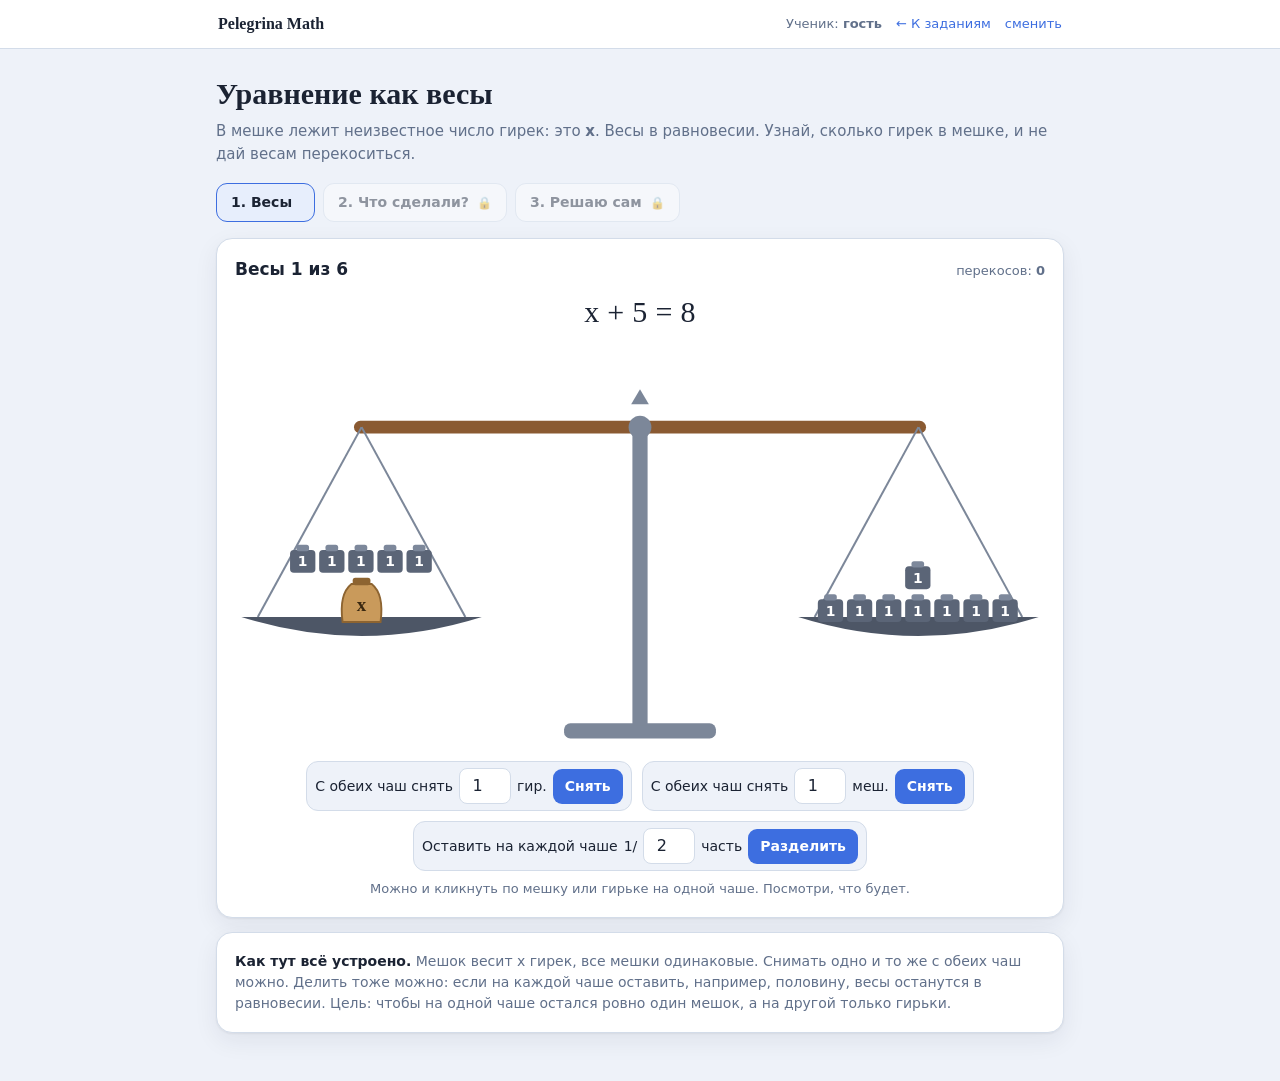
<file: trainer-balance.html>
<!DOCTYPE html>
<html lang="ru">
<head>
<meta charset="utf-8">
<title>Весы и уравнения — Pelegrina Math</title>
<meta name="viewport" content="width=device-width, initial-scale=1">
<style>
  :root{
    --bg:#eef2f9; --panel:#ffffff; --ink:#1b2333; --muted:#61708a;
    --line:#d3dce9; --accent:#3d6ee0; --accent-soft:#e7eefc;
    --good:#1f9d6b; --good-soft:#e3f5ec; --bad:#d94f5c; --bad-soft:#fbe6e8;
    --warn:#b7791f; --warn-soft:#fdf3e1;
    --wood:#8a5a32; --metal:#7c8799; --metal-dark:#4d5666;
    --bag:#c99a5b; --bag-dark:#8d6431; --weight:#5b6577; --weight-top:#7d889b;
    --shadow:0 1px 2px rgba(27,35,51,.06),0 8px 24px rgba(27,35,51,.07);
    --serif:Georgia,"Iowan Old Style","Times New Roman",serif;
    --sans:system-ui,-apple-system,"Segoe UI",Roboto,sans-serif;
  }
  @media (prefers-color-scheme:dark){
    :root{
      --bg:#0f141d; --panel:#161d29; --ink:#e2e9f5; --muted:#93a1ba;
      --line:#28313f; --accent:#6a94f5; --accent-soft:#1b2740;
      --good:#48c690; --good-soft:#16281f; --bad:#f0707c; --bad-soft:#301a1d;
      --warn:#e3b05a; --warn-soft:#2f2615;
      --wood:#b98657; --metal:#8e99ab; --metal-dark:#c3cbd8;
      --bag:#c99a5b; --bag-dark:#8d6431; --weight:#8a94a6; --weight-top:#a9b2c2;
      --shadow:0 1px 2px rgba(0,0,0,.3),0 10px 30px rgba(0,0,0,.35);
    }
  }
  *{box-sizing:border-box}
  body{margin:0;background:var(--bg);color:var(--ink);font-family:var(--sans);line-height:1.5;-webkit-font-smoothing:antialiased}
  .topbar{background:var(--panel);border-bottom:1px solid var(--line)}
  .topbar .row{max-width:880px;margin:0 auto;padding:12px 18px;display:flex;align-items:center;justify-content:space-between;gap:12px}
  .topbar .logo{font-family:var(--serif);font-weight:700;font-size:16px}
  .topbar .right{font-size:13px;color:var(--muted);display:flex;gap:14px;align-items:center;flex-wrap:wrap}
  .topbar a{color:var(--accent);text-decoration:none}
  .wrap{max-width:880px;margin:0 auto;padding:22px 16px 48px}
  h1{font-family:var(--serif);font-size:clamp(22px,3.6vw,30px);margin:0 0 4px}
  .sub{color:var(--muted);margin:0 0 18px;font-size:15px}

  .levels{display:flex;gap:8px;flex-wrap:wrap;margin-bottom:16px}
  .lvl{font:inherit;font-size:14px;font-weight:600;border:1px solid var(--line);background:var(--panel);color:var(--ink);
    border-radius:11px;padding:8px 14px;cursor:pointer;display:flex;gap:8px;align-items:center}
  .lvl[aria-pressed="true"]{border-color:var(--accent);background:var(--accent-soft)}
  .lvl:disabled{opacity:.45;cursor:not-allowed}
  .lvl .st{font-size:12px;color:var(--muted);font-weight:500}
  .lvl.done .st{color:var(--good)}

  .card{background:var(--panel);border:1px solid var(--line);border-radius:16px;box-shadow:var(--shadow);padding:18px}
  .card + .card{margin-top:14px}
  .task-head{display:flex;justify-content:space-between;align-items:baseline;gap:10px;flex-wrap:wrap;margin-bottom:6px}
  .task-head h2{font-size:17px;margin:0}
  .counter{font-size:13px;color:var(--muted)}
  .lead{margin:0 0 10px;color:var(--muted);font-size:14.5px}

  .eq{font-family:var(--serif);font-size:clamp(22px,4.4vw,30px);text-align:center;margin:6px 0 2px;letter-spacing:.3px;font-variant-numeric:tabular-nums}
  .eq.small{font-size:20px}
  svg.scale{width:100%;height:auto;display:block;user-select:none}
  .item{cursor:pointer}
  .item:hover{filter:brightness(1.08)}
  .beam{fill:var(--wood)}
  .stand{fill:var(--metal)}
  .string{stroke:var(--metal);stroke-width:1.6}
  .dish{fill:var(--metal-dark)}
  .bag{fill:var(--bag);stroke:var(--bag-dark);stroke-width:1.5}
  .bag-tie{fill:var(--bag-dark)}
  .bag-t{fill:#3a2810;font:700 15px var(--serif);text-anchor:middle}
  .wt{fill:var(--weight)}
  .wt-top{fill:var(--weight-top)}
  .wt-t{fill:#fff;font:700 11px var(--sans);text-anchor:middle}

  .tools{display:flex;flex-wrap:wrap;gap:10px;justify-content:center;margin-top:8px}
  .tool{display:flex;align-items:center;gap:6px;background:var(--bg);border:1px solid var(--line);border-radius:12px;padding:6px 8px}
  .tool span{font-size:14px}
  .num{width:52px;font:inherit;font-size:16px;text-align:center;padding:5px 4px;border:1px solid var(--line);border-radius:8px;background:var(--panel);color:var(--ink)}
  button.b{font:inherit;font-size:14px;font-weight:600;border:0;border-radius:9px;padding:7px 12px;cursor:pointer;background:var(--accent);color:#fff}
  button.b:disabled{opacity:.4;cursor:not-allowed}
  button.b.ghost{background:transparent;color:var(--accent);border:1px solid var(--line)}
  button.b.good{background:var(--good)}
  .hint-line{font-size:13px;color:var(--muted);text-align:center;margin-top:8px}

  .msg{margin-top:12px;padding:10px 14px;border-radius:11px;font-size:15px;display:none}
  .msg.show{display:block}
  .msg.ok{background:var(--good-soft);color:var(--good)}
  .msg.bad{background:var(--bad-soft);color:var(--bad)}
  .msg.warn{background:var(--warn-soft);color:var(--warn)}
  .msg.info{background:var(--accent-soft);color:var(--ink)}
  .msg b{color:inherit}

  .choices{display:grid;grid-template-columns:1fr 1fr;gap:10px;margin-top:14px}
  @media (max-width:560px){.choices{grid-template-columns:1fr}}
  .choice{font:inherit;font-size:15px;text-align:left;padding:11px 14px;border:1px solid var(--line);border-radius:12px;background:var(--panel);color:var(--ink);cursor:pointer}
  .choice:hover{border-color:var(--accent)}
  .choice.right{border-color:var(--good);background:var(--good-soft)}
  .choice.wrong{border-color:var(--bad);background:var(--bad-soft)}
  .choice:disabled{cursor:default}
  .pair{display:grid;grid-template-columns:1fr;gap:4px;justify-items:center;margin:8px 0}
  .arrow{color:var(--muted);font-size:14px}

  .notebook{margin:10px auto 0;max-width:560px;background:
      repeating-linear-gradient(0deg,transparent 0 37px,var(--line) 37px 38px);padding:2px 0}
  .nl{display:grid;grid-template-columns:1fr auto;align-items:center;min-height:38px;gap:12px;padding:0 6px}
  .nl .e{font-family:var(--serif);font-size:21px;text-align:center;font-variant-numeric:tabular-nums}
  .nl .o{font-family:var(--serif);font-size:16px;color:var(--accent);min-width:74px;border-left:2px solid var(--accent);padding-left:8px}
  .op-row{display:flex;flex-wrap:wrap;gap:8px;justify-content:center;align-items:center;margin-top:12px}
  .opbtn{font:inherit;font-size:18px;font-weight:700;width:42px;height:40px;border:1px solid var(--line);border-radius:10px;background:var(--panel);color:var(--ink);cursor:pointer}
  .opbtn[aria-pressed="true"]{border-color:var(--accent);background:var(--accent-soft);color:var(--accent)}
  .txt{font:inherit;font-size:18px;padding:7px 10px;border:1px solid var(--line);border-radius:9px;background:var(--panel);color:var(--ink);font-family:var(--serif)}
  .txt.amt{width:90px;text-align:center}
  .txt.line{width:min(320px,100%);text-align:center}
  .entry{display:flex;flex-wrap:wrap;gap:8px;justify-content:center;margin-top:12px}
  .small-note{font-size:13px;color:var(--muted);text-align:center;margin-top:6px}

  .final{text-align:center;padding:26px 18px}
  .final .big{font-size:46px;line-height:1.1}
  .code{display:inline-block;font:700 30px var(--serif);letter-spacing:6px;padding:10px 22px;border:2px dashed var(--accent);border-radius:14px;margin:12px 0;color:var(--accent)}
  .rules{margin-top:14px;font-size:14px;color:var(--muted)}
  .rules b{color:var(--ink)}
</style>
</head>
<body>
  <div class="topbar">
    <div class="row">
      <span class="logo">Pelegrina Math</span>
      <span class="right">
        <span>Ученик: <b id="student-name">…</b></span>
        <a href="index.html">← К заданиям</a>
        <a href="#" id="logout">сменить</a>
      </span>
    </div>
  </div>

  <div class="wrap">
    <h1>Уравнение как весы</h1>
    <p class="sub">В мешке лежит неизвестное число гирек: это <b>x</b>. Весы в равновесии. Узнай, сколько гирек в мешке, и не дай весам перекоситься.</p>

    <div class="levels" id="levels"></div>
    <div id="stage"></div>
  </div>

  <script src="js/config.js"></script>
  <script src="js/app.js"></script>
  <script src="js/stats.js"></script>
  <script>
  (function(){
    // ----- ученик -----
    var student = (typeof requireStudent==="function") ? requireStudent() : { id:null, name:"гость" };
    document.getElementById("student-name").textContent = student.name + (student.admin ? " (админ)" : "");
    document.getElementById("logout").addEventListener("click", function(e){
      e.preventDefault(); localStorage.removeItem("student"); location.reload();
    });

    var CODE_WORD = "ВАФЛЯ";
    var me = ((window.CONFIG && CONFIG.students) || []).filter(function(x){ return x.id===student.id; })[0] || {};
    var fem = me.gender === "f";
    var SKEY = "balance_progress_" + (student.id || (student.name||"anon").toLowerCase());
    function loadP(){ try{ return JSON.parse(localStorage.getItem(SKEY)||"{}"); }catch(e){ return {}; } }
    function saveP(){ try{ localStorage.setItem(SKEY, JSON.stringify(P)); }catch(e){} }
    var P = loadP(); // { done: {1:true,2:true,3:true} }
    P.done = P.done || {};

    // ----- статистика в таблицу (как в тренажёре приведения) -----
    function sendLevel(level, title, summary){
      if (student && student.admin) return;
      var row = {
        student: student.name, student_id: student.id || "",
        assignment_id: "trainer_balance", assignment_title: "Тренажёр «Весы»",
        problem_id: "balance_level" + level, task_number: level,
        answer: title + ": " + summary, correct: true, attempt: 1,
        on_time: true, deadline: "", time: new Date().toISOString()
      };
      try{ var b=JSON.parse(localStorage.getItem("attempts_backup")||"[]"); b.push(row); localStorage.setItem("attempts_backup", JSON.stringify(b)); }catch(e){}
      if (!window.CONFIG || !CONFIG.endpoint) return;
      var payload = JSON.stringify(row);
      try{
        if (navigator.sendBeacon) navigator.sendBeacon(CONFIG.endpoint, new Blob([payload],{type:"text/plain;charset=utf-8"}));
        else fetch(CONFIG.endpoint,{method:"POST",mode:"no-cors",keepalive:true,headers:{"Content-Type":"text/plain;charset=utf-8"},body:payload});
      }catch(e){}
    }

    // ----- общие помощники -----
    var M = "−"; // настоящий минус
    function rnd(a,b){ return a + Math.floor(Math.random()*(b-a+1)); }
    function pick(arr){ return arr[Math.floor(Math.random()*arr.length)]; }
    function shuffle(a){ for(var i=a.length-1;i>0;i--){ var j=Math.floor(Math.random()*(i+1)); var t=a[i]; a[i]=a[j]; a[j]=t; } return a; }
    function n(x){ return x<0 ? M+(-x) : String(x); }
    function plural(k,one,few,many){ var m10=k%10, m100=k%100; return m10===1&&m100!==11 ? one : (m10>=2&&m10<=4&&(m100<12||m100>14) ? few : many); }
    function near(a,b){ return Math.abs(a-b) < 1e-9; }
    // запись ax + b
    function lin(a,b,cf){
      if (cf && a<0 && b!==0) return b + " " + M + " " + (a===-1 ? "" : (-a)) + "x";
      var s = "";
      if (a !== 0){
        s = (a===1 ? "" : a===-1 ? M : n(a)) + "x";
      }
      if (b !== 0 || a === 0){
        if (s === "") s = n(b);
        else s += (b<0 ? " " + M + " " + (-b) : " + " + b);
      }
      return s;
    }
    function eqText(L,R){ return lin(L.a,L.b,L.cf) + " = " + lin(R.a,R.b,R.cf); }
    function el(tag, cls, html){ var e=document.createElement(tag); if(cls) e.className=cls; if(html!=null) e.innerHTML=html; return e; }
    function setMsg(box, kind, html){ box.className = "msg show " + kind; box.innerHTML = html; }
    function clearMsg(box){ box.className = "msg"; box.innerHTML = ""; }

    // Разбор линейного выражения вида 3x − 5, −x + 2, 0,5x, 7. Возвращает {a,b} или null.
    function parseLin(str){
      var s = String(str||"").replace(/[−–—]/g,"-").replace(/,/g,".")
        .replace(/[хХX]/g,"x").replace(/[·*×]/g,"").replace(/\s+/g,"");
      if (!s) return null;
      if (!/^[-+0-9.x]+$/.test(s)) return null;
      if (s[0] !== "-" && s[0] !== "+") s = "+" + s;
      var re = /([+-])(\d*\.?\d*)(x?)/g, m, a=0, b=0, pos=0;
      while ((m = re.exec(s)) !== null){
        if (m.index !== pos || m[0].length === 0) return null;
        pos = re.lastIndex;
        var sign = m[1]==="-" ? -1 : 1;
        if (m[3]){
          var c = m[2]==="" ? 1 : Number(m[2]);
          if (!isFinite(c)) return null;
          a += sign*c;
        } else {
          if (m[2]==="" || m[2]===".") return null;
          var v = Number(m[2]); if (!isFinite(v)) return null;
          b += sign*v;
        }
        if (pos >= s.length) break;
      }
      if (pos !== s.length) return null;
      return {a:a, b:b};
    }
    function parseEq(str){
      var parts = String(str||"").split("=");
      if (parts.length !== 2) return null;
      var L = parseLin(parts[0]), R = parseLin(parts[1]);
      if (!L || !R) return null;
      return {L:L, R:R};
    }
    function same(p,q){ return near(p.a,q.a) && near(p.b,q.b); }

    // ----- уровни -----
    var LEVELS = [
      { id:1, title:"Весы" },
      { id:2, title:"Что сделали?" },
      { id:3, title:"Решаю сам" }
    ];
    var current = 1;
    function unlocked(id){ return student.admin || id===1 || P.done[id-1]; }
    function renderLevels(){
      var box = document.getElementById("levels"); box.innerHTML = "";
      LEVELS.forEach(function(L){
        var b = el("button","lvl" + (P.done[L.id] ? " done":""));
        b.setAttribute("aria-pressed", String(current===L.id));
        b.disabled = !unlocked(L.id);
        b.innerHTML = L.id + ". " + L.title + ' <span class="st">' + (P.done[L.id] ? "✓ пройден" : (unlocked(L.id) ? "" : "🔒")) + "</span>";
        b.addEventListener("click", function(){ current = L.id; start(); });
        box.appendChild(b);
      });
      if (P.done[1] && P.done[2] && P.done[3]){
        var f = el("button","lvl", "🏁 Финиш");
        f.setAttribute("aria-pressed", String(current===4));
        f.addEventListener("click", function(){ current = 4; start(); });
        box.appendChild(f);
      }
    }
    function start(){
      renderLevels();
      var st = document.getElementById("stage"); st.innerHTML = "";
      if (current===1) level1(st);
      else if (current===2) level2(st);
      else if (current===3) level3(st);
      else finale(st);
    }
    function finishLevel(id, summary){
      var first = !P.done[id];
      P.done[id] = true; saveP();
      if (first) sendLevel(id, LEVELS[id-1].title, summary);
    }

    // =====================================================================
    // УРОВЕНЬ 1. Весы с мешками и гирьками
    // =====================================================================
    var L1_TASKS = [
      { L:{a:1,b:5},  R:{a:0,b:8}  },
      { L:{a:2,b:3},  R:{a:0,b:13} },
      { L:{a:3,b:1},  R:{a:1,b:11} },
      { L:{a:4,b:6},  R:{a:1,b:15} },
      { L:{a:2,b:12}, R:{a:5,b:3}  },
      { L:{a:5,b:2},  R:{a:2,b:14} }
    ];
    function solveOf(L,R){ return (R.b-L.b)/(L.a-R.a); }

    function level1(root){
      var idx = 0, tilts = 0, moves = 0, extra = 0;
      var card = el("div","card"); root.appendChild(card);

      function task(){
        var T = L1_TASKS[idx];
        var X = solveOf(T.L, T.R);
        var S = { L:{a:T.L.a,b:T.L.b}, R:{a:T.R.a,b:T.R.b} };  // что лежит на чашах
        var broken = null;   // если сняли с одной чаши: копия состояния до этого
        var steps = 0, angle = 0, solved = false;

        card.innerHTML =
          '<div class="task-head"><h2>Весы ' + (idx+1) + ' из ' + L1_TASKS.length + '</h2>' +
          '<span class="counter">перекосов: <b id="tilts">' + tilts + '</b></span></div>' +
          '<div class="eq" id="eq"></div>' +
          '<svg class="scale" id="svg" viewBox="0 0 640 330" role="img" aria-label="весы"></svg>' +
          '<div class="tools" id="tools">' +
            '<div class="tool"><span>С обеих чаш снять</span><input class="num" id="nw" type="number" min="1" value="1"><span>гир.</span><button class="b" id="bw">Снять</button></div>' +
            '<div class="tool"><span>С обеих чаш снять</span><input class="num" id="nb" type="number" min="1" value="1"><span>меш.</span><button class="b" id="bb">Снять</button></div>' +
            '<div class="tool"><span>Оставить на каждой чаше</span><span>1/</span><input class="num" id="nd" type="number" min="2" value="2"><span>часть</span><button class="b" id="bd">Разделить</button></div>' +
          '</div>' +
          '<div class="hint-line">Можно и кликнуть по мешку или гирьке на одной чаше. Посмотри, что будет.</div>' +
          '<div class="msg" id="msg"></div>';

        var svg = card.querySelector("#svg"), msg = card.querySelector("#msg");
        var NS = "http://www.w3.org/2000/svg";
        function mk(tag, attrs, parent){ var e=document.createElementNS(NS,tag); for(var k in attrs) e.setAttribute(k,attrs[k]); if(parent) parent.appendChild(e); return e; }

        function weight(side){ return side.a*X + side.b; }

        function draw(){
          svg.innerHTML = "";
          var CX=320, CY=72, ARM=220, rad = angle*Math.PI/180;
          // стойка
          mk("rect",{x:CX-60,y:306,width:120,height:12,rx:5,"class":"stand"},svg);
          mk("rect",{x:CX-6,y:CY,width:12,height:236,"class":"stand"},svg);
          // коромысло
          var g = mk("g",{transform:"rotate("+angle+" "+CX+" "+CY+")"},svg);
          mk("rect",{x:CX-ARM-6,y:CY-5,width:2*ARM+12,height:10,rx:5,"class":"beam"},g);
          mk("circle",{cx:CX,cy:CY,r:9,"class":"stand"},svg);
          mk("polygon",{points:(CX-7)+","+(CY-18)+" "+(CX+7)+","+(CY-18)+" "+CX+","+(CY-30),"class":"stand"},svg);
          // чаши
          [["L",-1],["R",1]].forEach(function(pr){
            var key = pr[0], sgn = pr[1];
            var ex = CX + sgn*ARM*Math.cos(rad), ey = CY + sgn*ARM*Math.sin(rad);
            var pg = mk("g",{transform:"translate("+ex+","+ey+")"},svg);
            var PAN = 150;
            mk("line",{x1:0,y1:0,x2:-82,y2:PAN,"class":"string"},pg);
            mk("line",{x1:0,y1:0,x2:82,y2:PAN,"class":"string"},pg);
            mk("path",{d:"M-95,"+PAN+" Q0,"+(PAN+30)+" 95,"+PAN+" Z","class":"dish"},pg);
            // содержимое: сначала мешки, потом гирьки
            var side = S[key], items = [];
            for (var i=0;i<side.a;i++) items.push("bag");
            for (var j=0;j<side.b;j++) items.push("wt");
            var y = PAN + 4, rowW = 0, row = [];
            function flush(){
              var total = row.reduce(function(s,it){ return s + (it==="bag"?38:23); },0);
              var x = -total/2, h = 0;
              row.forEach(function(it){
                if (it==="bag"){
                  var bg = mk("g",{transform:"translate("+(x+19)+","+(y)+")","class":"item","data-k":key,"data-t":"bag"},pg);
                  mk("path",{d:"M-15,0 Q-18,-22 -8,-30 L8,-30 Q18,-22 15,0 Z","class":"bag"},bg);
                  mk("rect",{x:-7,y:-35,width:14,height:6,rx:2,"class":"bag-tie"},bg);
                  var t = mk("text",{x:0,y:-9,"class":"bag-t"},bg); t.textContent = solved ? String(X) : "x";
                  x += 38; h = Math.max(h,37);
                } else {
                  var wg = mk("g",{transform:"translate("+(x+11)+","+(y)+")","class":"item","data-k":key,"data-t":"wt"},pg);
                  mk("rect",{x:-10,y:-18,width:20,height:18,rx:3,"class":"wt"},wg);
                  mk("rect",{x:-5,y:-22,width:10,height:5,rx:2,"class":"wt-top"},wg);
                  var tt = mk("text",{x:0,y:-5,"class":"wt-t"},wg); tt.textContent = "1";
                  x += 23; h = Math.max(h,24);
                }
              });
              y -= h + 2; row = []; rowW = 0;
            }
            items.forEach(function(it){
              var w = it==="bag"?38:23;
              if (row.length && (rowW + w > 176 || row[row.length-1]!==it)) flush();
              row.push(it); rowW += w;
            });
            if (row.length) flush();
          });
          card.querySelector("#eq").textContent = eqText(S.L, S.R);
          card.querySelector("#tilts").textContent = tilts;
        }

        function animateTo(target, done){
          var from = angle, t0 = null;
          function step(ts){
            if (!t0) t0 = ts;
            var k = Math.min(1,(ts-t0)/450);
            var e = 1 - Math.pow(1-k,3);
            angle = from + (target-from)*e;
            draw();
            if (k<1) requestAnimationFrame(step); else if (done) done();
          }
          requestAnimationFrame(step);
        }
        function tiltNow(){
          var d = weight(S.L) - weight(S.R);
          var target = d===0 ? 0 : (d>0 ? -1 : 1) * Math.min(14, 5 + Math.abs(d));
          animateTo(target);
        }
        function setToolsEnabled(on){
          card.querySelectorAll("#tools button").forEach(function(b){ b.disabled = !on; });
        }

        function checkWin(){
          var Lonly = S.L.a===1 && S.L.b===0 && S.R.a===0;
          var Ronly = S.R.a===1 && S.R.b===0 && S.L.a===0;
          if (!(Lonly||Ronly)) return false;
          solved = true; draw();
          var best = (T.L.a!==T.R.a && Math.min(T.L.a,T.R.a)>0 ? 1:0) + (Math.min(T.L.b,T.R.b)>0?1:0) + (Math.abs(T.L.a-T.R.a)>1?1:0);
          var tag = steps <= best ? " Самым коротким путём! ⭐" : "";
          setMsg(msg,"ok","<b>x = " + X + "</b>. В каждом мешке " + X + " " + plural(X,"гирька","гирьки","гирек") + "." + tag +
            '<br><span style="color:var(--ink)">Проверка: слева ' + T.L.a + "·" + X + " + " + T.L.b + " = " + weight(T.L) +
            ", справа " + (T.R.a? T.R.a + "·" + X + " + ":"") + T.R.b + " = " + weight(T.R) + ". Равновесие ✓</span>" +
            '<div style="margin-top:8px"><button class="b good" id="next">' + (idx+1<L1_TASKS.length ? "Следующие весы →" : "Уровень пройден →") + "</button></div>");
          setToolsEnabled(false);
          msg.querySelector("#next").addEventListener("click", function(){
            idx++;
            if (idx < L1_TASKS.length) task();
            else {
              finishLevel(1, "перекосов " + tilts + ", лишних ходов " + extra);
              done1();
            }
          });
          if (steps > best) extra += steps - best;
          return true;
        }

        function action(fn){
          if (solved) return;
          if (broken){ setMsg(msg,"warn","Сначала верни весы в равновесие кнопкой «Вернуть»."); return; }
          var err = fn();
          if (err){ setMsg(msg,"warn",err); return; }
          steps++; moves++;
          clearMsg(msg); draw();
          checkWin();
        }

        card.querySelector("#bw").addEventListener("click", function(){
          action(function(){
            var k = parseInt(card.querySelector("#nw").value,10);
            if (!(k>0)) return "Напиши, сколько гирек снять.";
            if (S.L.b < k || S.R.b < k) return "На одной из чаш меньше " + k + " гир. Столько с обеих не снять.";
            S.L.b -= k; S.R.b -= k;
          });
        });
        card.querySelector("#bb").addEventListener("click", function(){
          action(function(){
            var k = parseInt(card.querySelector("#nb").value,10);
            if (!(k>0)) return "Напиши, сколько мешков снять.";
            if (S.L.a < k || S.R.a < k) return "На одной из чаш меньше " + k + " меш. Столько с обеих не снять.";
            S.L.a -= k; S.R.a -= k;
          });
        });
        card.querySelector("#bd").addEventListener("click", function(){
          action(function(){
            var k = parseInt(card.querySelector("#nd").value,10);
            if (!(k>=2)) return "Делить имеет смысл на 2, 3, 4 …";
            if (S.L.a%k || S.L.b%k || S.R.a%k || S.R.b%k)
              return "Поровну на " + k + " части не делится: какая-то кучка не делится на " + k + ". Может, сначала что-то снять?";
            S.L.a/=k; S.L.b/=k; S.R.a/=k; S.R.b/=k;
          });
        });

        // клик по предмету: снимаем только с одной чаши → весы перекашивает
        svg.addEventListener("click", function(e){
          if (solved) return;
          var it = e.target.closest(".item"); if (!it) return;
          var key = it.getAttribute("data-k"), type = it.getAttribute("data-t");
          if (!broken) broken = JSON.parse(JSON.stringify(S));
          if (type==="bag") S[key].a--; else S[key].b--;
          tilts++;
          tiltNow();
          setToolsEnabled(false);
          var other = key==="L" ? "правой" : "левой";
          setMsg(msg,"bad","Ой, весы перекосило! Ты " + (fem ? "сняла " : "снял ") + (type==="bag" ? "мешок" : "гирьку") + " только с одной чаши. " +
            "Чтобы равновесие сохранилось, то же самое надо сделать и с " + other + " чашей." +
            '<div style="margin-top:8px"><button class="b ghost" id="undo">↩ Вернуть как было</button></div>');
          msg.querySelector("#undo").onclick = function(){
            S = broken; broken = null; setToolsEnabled(true); clearMsg(msg); tiltNow();
          };
        });

        angle = 0; draw(); setToolsEnabled(true);
      }

      function done1(){
        card.innerHTML = '<div class="final"><div class="big">⚖️</div><h2>Уровень 1 пройден</h2>' +
          '<p>Главное правило: <b>с обеими чашами делаем одно и то же</b>. Тогда равновесие не нарушится.</p>' +
          '<button class="b" id="go2">К уровню 2 →</button></div>';
        card.querySelector("#go2").onclick = function(){ current = 2; start(); };
        renderLevels();
      }

      task();
      var r = el("div","card rules",
        "<b>Как тут всё устроено.</b> Мешок весит x гирек, все мешки одинаковые. " +
        "Снимать одно и то же с обеих чаш можно. Делить тоже можно: если на каждой чаше оставить, например, половину, весы останутся в равновесии. " +
        "Цель: чтобы на одной чаше остался ровно один мешок, а на другой только гирьки.");
      root.appendChild(r);
    }

    // =====================================================================
    // УРОВЕНЬ 2. Что сделали с обеими частями?
    // =====================================================================
    function genStep(){
      // уравнение ax + b = cx + d с целым корнем; знаки любые
      var x, a, b, c, d;
      do {
        x = rnd(-6,9); a = pick([2,3,4,5,6,7,-2,-3]); c = pick([0,1,2,3,-1,-4]);
        b = rnd(-12,12); d = (a-c)*x + b;
      } while (a===c || b===0 || Math.abs(d)>40 || Math.abs(a-c)<2 || (c===0 && d===0));
      // d = (a−c)x + b, значит ax + b = cx + d
      var kind = c===0 ? pick(["const","div"]) : pick(["var","const","div"]);
      var before, after, right, wrong;
      var k = a - c;
      if (kind==="var"){
        before = [{a:a,b:b},{a:c,b:d}]; after = [{a:k,b:b},{a:0,b:d}];
        right = c>0 ? "вычли " + lin(c,0) + " из обеих частей" : "прибавили " + lin(-c,0) + " к обеим частям";
        wrong = [
          c>0 ? "прибавили " + lin(c,0) + " к обеим частям" : "вычли " + lin(-c,0) + " из обеих частей",
          c>0 ? "вычли " + lin(c,0) + " только из правой части" : "прибавили " + lin(-c,0) + " только к правой части",
          "вычли " + lin(Math.abs(a),0) + " из обеих частей"
        ];
      } else if (kind==="const"){
        before = c===0 ? [{a:a,b:b},{a:0,b:d}] : [{a:k,b:b},{a:0,b:d}];
        var aa = before[0].a;
        after = [{a:aa,b:0},{a:0,b:d-b}];
        right = b>0 ? "вычли " + b + " из обеих частей" : "прибавили " + (-b) + " к обеим частям";
        wrong = [
          b>0 ? "прибавили " + b + " к обеим частям" : "вычли " + (-b) + " из обеих частей",
          b>0 ? "вычли " + b + " только из левой части" : "прибавили " + (-b) + " только к левой части",
          b>0 ? "прибавили " + b + " к правой и вычли из левой" : "вычли " + (-b) + " из правой и прибавили к левой"
        ];
      } else {
        before = [{a:k,b:0},{a:0,b:k*x}]; after = [{a:1,b:0},{a:0,b:x}];
        right = "разделили обе части на " + n(k);
        wrong = [
          "умножили обе части на " + n(k),
          "вычли " + lin(k,0) + " из обеих частей",
          "разделили обе части на " + n(-k)
        ];
        if (k*x===0) wrong[2] = "разделили только левую часть на " + n(k);
      }
      // уберём случайные совпадения текстов
      wrong = wrong.filter(function(w,i,arr){ return w!==right && arr.indexOf(w)===i; });
      return { before:before, after:after, right:right, options: shuffle([right].concat(wrong.slice(0,3))), kind:kind };
    }

    function level2(root){
      var NEED = 8, ok = 0, mistakes = 0;
      var card = el("div","card"); root.appendChild(card);
      function ask(){
        var q = genStep();
        card.innerHTML =
          '<div class="task-head"><h2>Что сделали с обеими частями?</h2><span class="counter">верно: <b>' + ok + "</b> из " + NEED + "</span></div>" +
          '<p class="lead">Было одно уравнение, стало другое. Какое действие сделали?</p>' +
          '<div class="pair"><div class="eq">' + eqText(q.before[0],q.before[1]) + '</div><div class="arrow">↓ ?</div><div class="eq">' + eqText(q.after[0],q.after[1]) + "</div></div>" +
          '<div class="choices" id="ch"></div><div class="msg" id="msg"></div>';
        var ch = card.querySelector("#ch"), msg = card.querySelector("#msg");
        q.options.forEach(function(o){
          var b = el("button","choice",o);
          b.addEventListener("click", function(){
            ch.querySelectorAll("button").forEach(function(x){ x.disabled = true; if (x.textContent===q.right) x.classList.add("right"); });
            var next = '<div style="margin-top:8px"><button class="b" id="nx">Дальше →</button></div>';
            if (o===q.right){
              ok++;
              setMsg(msg,"ok","Верно! " + pick(["Отлично.","Точно.","Так держать.","Именно так."]) + next);
            } else {
              mistakes++;
              b.classList.add("wrong");
              var why = /только/.test(o) || /к правой и/.test(o) || /из правой и/.test(o)
                ? "Так нельзя: если менять только одну часть, «весы» перекосит, и получится уже другое уравнение."
                : "Проверь: сделай это действие с исходным уравнением и посмотри, что получится. Должна выйти нижняя строчка.";
              setMsg(msg,"bad",why + next);
            }
            msg.querySelector("#nx").onclick = function(){
              if (ok >= NEED){ finishLevel(2, "верно " + ok + ", ошибок " + mistakes); done2(); }
              else ask();
            };
          });
          ch.appendChild(b);
        });
      }
      function done2(){
        card.innerHTML = '<div class="final"><div class="big">🧮</div><h2>Уровень 2 пройден</h2>' +
          '<p>«Перенести с другим знаком» на самом деле значит <b>прибавить или вычесть одно и то же в обеих частях</b>.</p>' +
          '<button class="b" id="go3">К уровню 3 →</button></div>';
        card.querySelector("#go3").onclick = function(){ current = 3; start(); };
        renderLevels();
      }
      ask();
    }

    // =====================================================================
    // УРОВЕНЬ 3. Решаю сам: выбираю действие и пишу новую строчку
    // =====================================================================
    function genEq(type, easy){
      var x, a, b, c, d, L, R;
      for (var tries=0; tries<500; tries++){
        x = easy ? rnd(2,9) : rnd(-7,9);
        if (type===1){ a = pick([2,3,4,5,6,-2,-3,-4,-5]); b = rnd(-15,15); if(!b) continue; L={a:a,b:b}; R={a:0,b:a*x+b}; }
        else if (type===2){ a = pick([2,3,4,5]); b = rnd(1,20); L={a:-a,b:b,cf:true}; R={a:0,b:-a*x+b}; }
        else { a = rnd(-4,8); c = rnd(-4,8); if (a===c || Math.abs(a-c)<2 || a===0 || c===0) continue; b = rnd(-15,15); d=(a-c)*x+b; if(!b) continue; L={a:a,b:b}; R={a:c,b:d}; }
        if (Math.abs(R.b)>40 || (R.a===0 && R.b===0)) continue;
        return {L:L, R:R, x:x};
      }
      return {L:{a:3,b:7}, R:{a:5,b:-9}, x:8};
    }

    function level3(root){
      var PLAN = [1,2,3,3,3];
      var idx = 0, lineErr = 0;
      var card = el("div","card"); root.appendChild(card);

      function task(){
        var E = genEq(PLAN[idx], idx < 2);
        var S = { L:E.L, R:E.R }, history = [], op = "-";
        card.innerHTML =
          '<div class="task-head"><h2>Уравнение ' + (idx+1) + " из " + PLAN.length + '</h2><span class="counter">ошибок в строчках: <b id="le">' + lineErr + "</b></span></div>" +
          '<p class="lead">Выбери, что сделать с обеими частями, и запиши, что получилось. Справа за чертой пишем действие, как в тетради.</p>' +
          '<div class="notebook" id="nb"></div>' +
          '<div id="ctrl"></div><div class="msg" id="msg"></div>';
        var nb = card.querySelector("#nb"), ctrl = card.querySelector("#ctrl"), msg = card.querySelector("#msg");

        function renderNotebook(pendingOp){
          nb.innerHTML = "";
          var lines = history.map(function(h){ return h; });
          var all = [{L:E.L,R:E.R,op:null}].concat(lines);
          all.forEach(function(h,i){
            var nextOp = i<all.length-1 ? all[i+1].op : (pendingOp||"");
            var r = el("div","nl",'<div class="e">' + eqText(h.L,h.R) + '</div><div class="o">' + (nextOp||"&nbsp;") + "</div>");
            nb.appendChild(r);
          });
        }

        function opLabel(o, amt){
          var t = lin(amt.a,amt.b), wrap = (amt.a!==0 && amt.b!==0) || amt.a<0 || (amt.a===0 && amt.b<0);
          if (o==="+") return "+ " + (wrap ? "(" + t + ")" : t);
          if (o==="-") return M + " " + (wrap ? "(" + t + ")" : t);
          if (o==="*") return "· " + (amt.b<0 ? "(" + n(amt.b) + ")" : amt.b);
          return ": " + (amt.b<0 ? "(" + n(amt.b) + ")" : amt.b);
        }

        function isSolved(){
          return (S.L.a===1 && S.L.b===0 && S.R.a===0) || (S.R.a===1 && S.R.b===0 && S.L.a===0);
        }

        function hint(){
          if (S.L.a!==0 && S.R.a!==0) return "Иксы есть с обеих сторон. Убери их с одной стороны: например, вычти " + lin(S.R.a,0) + " из обеих частей.";
          var xs = S.L.a!==0 ? S.L : S.R, other = S.L.a!==0 ? "правой" : "левой";
          if (xs.b!==0) return "Рядом с иксами стоит число " + n(xs.b) + ". Избавься от него: " + (xs.b>0 ? "вычти " + xs.b : "прибавь " + (-xs.b)) + " в обеих частях.";
          if (xs.a!==1) return "Осталось " + lin(xs.a,0) + ". Раздели обе части на " + n(xs.a) + ".";
          return "";
        }

        function chooseOp(){
          renderNotebook();
          ctrl.innerHTML =
            '<div class="op-row"><span>С обеими частями:</span>' +
              '<button class="opbtn" data-o="+">+</button><button class="opbtn" data-o="-">' + M + '</button>' +
              '<button class="opbtn" data-o="*">·</button><button class="opbtn" data-o="/">:</button>' +
              '<input class="txt amt" id="amt" placeholder="3x или 5" autocomplete="off">' +
              '<button class="b" id="doop">Сделать</button></div>' +
            '<div class="op-row">' + (history.length ? '<button class="b ghost" id="undo">↩ Отменить шаг</button>' : "") +
              '<button class="b ghost" id="hint">💡 Подсказка</button></div>';
          ctrl.querySelectorAll(".opbtn").forEach(function(b){
            b.setAttribute("aria-pressed", String(b.dataset.o===op));
            b.onclick = function(){ op = b.dataset.o; ctrl.querySelectorAll(".opbtn").forEach(function(x){ x.setAttribute("aria-pressed", String(x.dataset.o===op)); }); };
          });
          var amtInp = ctrl.querySelector("#amt");
          amtInp.focus();
          function go(){
            var amt = parseLin(amtInp.value);
            if (!amt){ setMsg(msg,"warn","Не понял, что прибавить или на что делить. Пиши, например, <b>3x</b>, <b>9</b>, <b>" + M + "2</b>."); return; }
            if ((op==="*"||op==="/") && amt.a!==0){ setMsg(msg,"warn","Умножать и делить будем только на число. На x делить опасно: вдруг x = 0."); return; }
            if ((op==="*"||op==="/") && amt.b===0){ setMsg(msg,"warn","На ноль так нельзя: " + (op==="/" ? "делить на 0 нельзя совсем." : "после умножения на 0 получится 0 = 0, и уравнение потеряется.")); return; }
            if ((op==="+"||op==="-") && amt.a===0 && amt.b===0){ setMsg(msg,"warn","Прибавлять ноль бесполезно: ничего не изменится."); return; }
            if ((op==="*"||op==="/") && amt.b===1){ setMsg(msg,"warn","От умножения или деления на 1 ничего не изменится."); return; }
            if (amt.b!==Math.round(amt.b) || amt.a!==Math.round(amt.a)){ setMsg(msg,"warn","Давай обойдёмся целыми числами."); return; }
            var nL, nR;
            if (op==="+"){ nL={a:S.L.a+amt.a,b:S.L.b+amt.b}; nR={a:S.R.a+amt.a,b:S.R.b+amt.b}; }
            else if (op==="-"){ nL={a:S.L.a-amt.a,b:S.L.b-amt.b}; nR={a:S.R.a-amt.a,b:S.R.b-amt.b}; }
            else if (op==="*"){ nL={a:S.L.a*amt.b,b:S.L.b*amt.b}; nR={a:S.R.a*amt.b,b:S.R.b*amt.b}; }
            else {
              var k = amt.b;
              if (S.L.a%k || S.L.b%k || S.R.a%k || S.R.b%k){ setMsg(msg,"warn","Если разделить на " + n(k) + ", появятся дроби. Сначала собери иксы с одной стороны, а числа с другой, или выбери другое число."); return; }
              nL={a:S.L.a/k,b:S.L.b/k}; nR={a:S.R.a/k,b:S.R.b/k};
            }
            clearMsg(msg);
            writeLine(opLabel(op,amt), nL, nR);
          }
          ctrl.querySelector("#doop").onclick = go;
          amtInp.addEventListener("keydown", function(e){ if (e.key==="Enter") go(); });
          ctrl.querySelector("#hint").onclick = function(){ setMsg(msg,"info","💡 " + hint()); };
          var u = ctrl.querySelector("#undo");
          if (u) u.onclick = function(){ history.pop(); var prev = history.length ? history[history.length-1] : E; S = {L:prev.L,R:prev.R}; clearMsg(msg); chooseOp(); };
        }

        function writeLine(label, nL, nR){
          renderNotebook(label);
          ctrl.innerHTML =
            '<div class="entry"><input class="txt line" id="ln" placeholder="что получилось? например 2x = 16" autocomplete="off">' +
            '<button class="b" id="okln">Записать</button><button class="b ghost" id="back">Другое действие</button></div>' +
            '<div class="small-note">Минус можно набирать обычным дефисом.</div>';
          var inp = ctrl.querySelector("#ln"); inp.focus();
          function submit(){
            var p = parseEq(inp.value);
            if (!p){ setMsg(msg,"warn","Запиши уравнение целиком, со знаком «=». Например: <b>2x " + M + " 9 = 7</b>."); return; }
            var okStraight = same(p.L,nL) && same(p.R,nR), okSwap = same(p.L,nR) && same(p.R,nL);
            if (okStraight || okSwap){
              S = {L:nL, R:nR};
              history.push({L:nL, R:nR, op:label});
              clearMsg(msg);
              if (isSolved()) return check();
              chooseOp();
              return;
            }
            lineErr++; card.querySelector("#le").textContent = lineErr;
            var where;
            if (same(p.L,nL) || same(p.R,nR)) where = same(p.L,nL) ? "Левая часть верная, а в правой ошибка." : "Правая часть верная, а в левой ошибка.";
            else if (same(p.L,nR) || same(p.R,nL)) where = "Одна из частей верная, а в другой ошибка.";
            else where = "Обе части не сходятся.";
            setMsg(msg,"bad", where + " Сделай «" + label + "» отдельно с левой частью и отдельно с правой. Следи за знаками.");
          }
          ctrl.querySelector("#okln").onclick = submit;
          inp.addEventListener("keydown", function(e){ if (e.key==="Enter") submit(); });
          ctrl.querySelector("#back").onclick = function(){ clearMsg(msg); chooseOp(); };
        }

        function check(){
          renderNotebook();
          var x = E.x;
          ctrl.innerHTML =
            '<p class="lead" style="text-align:center;margin-top:12px">Нашёл x = ' + n(x) + '. Теперь проверка: подставь его в <b>исходное</b> уравнение ' + eqText(E.L,E.R) + '.</p>' +
            '<div class="entry"><span>левая часть =</span><input class="txt amt" id="cl"><span>правая часть =</span><input class="txt amt" id="cr"><button class="b" id="okc">Проверить</button></div>';
          function go(){
            var l = parseLin(ctrl.querySelector("#cl").value), r = parseLin(ctrl.querySelector("#cr").value);
            var vl = E.L.a*x + E.L.b, vr = E.R.a*x + E.R.b;
            if (!l || !r || l.a || r.a){ setMsg(msg,"warn","Впиши два числа: чему равна левая часть и чему правая при x = " + n(x) + "."); return; }
            if (near(l.b,vl) && near(r.b,vr)){
              setMsg(msg,"ok","Обе части равны " + n(vl) + ". Корень найден верно ✓" +
                '<div style="margin-top:8px"><button class="b good" id="nx">' + (idx+1<PLAN.length ? "Следующее уравнение →" : "Уровень пройден →") + "</button></div>");
              ctrl.innerHTML = "";
              msg.querySelector("#nx").onclick = function(){
                idx++;
                if (idx < PLAN.length) task();
                else { finishLevel(3, "ошибок в строчках " + lineErr); current = 4; start(); }
              };
            } else {
              var bad = !near(l.b,vl) ? "левой" : "правой";
              setMsg(msg,"bad","В " + bad + " части ошибка в подсчёте. Подставь " + n(x) + (x<0 ? " (в скобках!)" : "") + " вместо x и посчитай ещё раз.");
            }
          }
          ctrl.querySelector("#okc").onclick = go;
          ctrl.querySelectorAll("input").forEach(function(i){ i.addEventListener("keydown", function(e){ if (e.key==="Enter") go(); }); });
        }

        chooseOp();
      }
      task();
    }

    // =====================================================================
    // ФИНИШ
    // =====================================================================
    function finale(root){
      var card = el("div","card final");
      card.innerHTML = '<div class="big">🏆</div><h2>Все три уровня пройдены!</h2>' +
        "<p>Вот кодовое слово. Впиши его в домашнем задании в первую задачу:</p>" +
        '<div class="code">' + CODE_WORD + "</div>" +
        '<p class="small-note">Уровень 3 можно проходить ещё: уравнения каждый раз новые.</p>' +
        '<a class="b" style="display:inline-block;text-decoration:none;margin-top:6px;padding:9px 16px;border-radius:9px;background:var(--accent);color:#fff;font-weight:600" href="index.html">← К заданиям</a>';
      root.appendChild(card);
    }

    // старт: первый непройденный уровень
    current = !P.done[1] ? 1 : !P.done[2] ? 2 : !P.done[3] ? 3 : 4;
    start();
  })();
  </script>
</body>
</html>
</file>
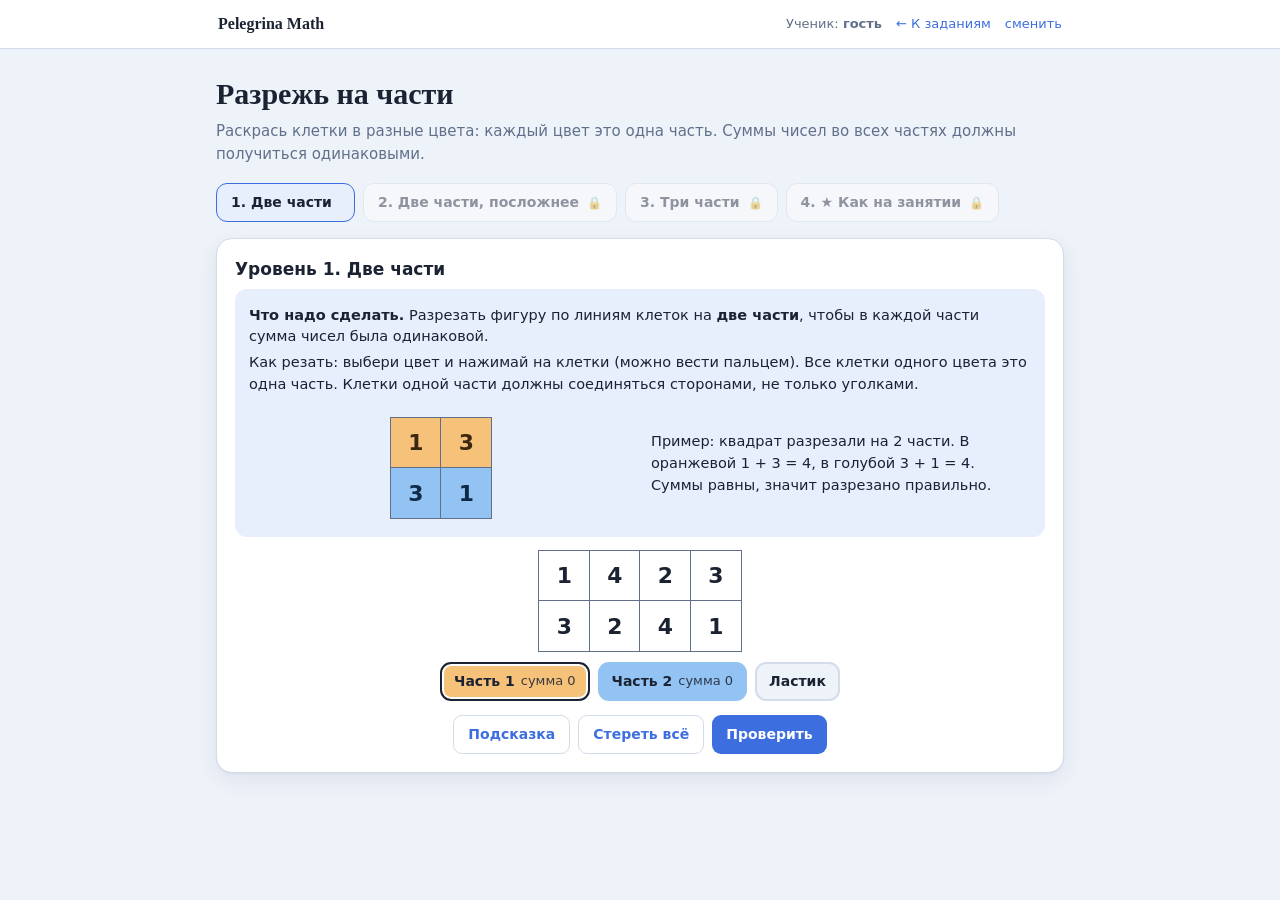
<file: trainer-cut.html>
<!DOCTYPE html>
<html lang="ru">
<head>
<meta charset="utf-8">
<title>Разрежь на части — Pelegrina Math</title>
<meta name="viewport" content="width=device-width, initial-scale=1">
<style>
  :root{
    --bg:#eef2f9; --panel:#ffffff; --ink:#1b2333; --muted:#61708a;
    --line:#d3dce9; --accent:#3d6ee0; --accent-soft:#e7eefc;
    --good:#1f9d6b; --good-soft:#e3f5ec; --bad:#d94f5c; --bad-soft:#fbe6e8;
    --warn:#b7791f; --warn-soft:#fdf3e1;
    --wood:#8a5a32; --metal:#7c8799; --metal-dark:#4d5666;
    --bag:#c99a5b; --bag-dark:#8d6431; --weight:#5b6577; --weight-top:#7d889b;
    --shadow:0 1px 2px rgba(27,35,51,.06),0 8px 24px rgba(27,35,51,.07);
    --serif:Georgia,"Iowan Old Style","Times New Roman",serif;
    --sans:system-ui,-apple-system,"Segoe UI",Roboto,sans-serif;
  }
  @media (prefers-color-scheme:dark){
    :root{
      --bg:#0f141d; --panel:#161d29; --ink:#e2e9f5; --muted:#93a1ba;
      --line:#28313f; --accent:#6a94f5; --accent-soft:#1b2740;
      --good:#48c690; --good-soft:#16281f; --bad:#f0707c; --bad-soft:#301a1d;
      --warn:#e3b05a; --warn-soft:#2f2615;
      --wood:#b98657; --metal:#8e99ab; --metal-dark:#c3cbd8;
      --bag:#c99a5b; --bag-dark:#8d6431; --weight:#8a94a6; --weight-top:#a9b2c2;
      --shadow:0 1px 2px rgba(0,0,0,.3),0 10px 30px rgba(0,0,0,.35);
    }
  }
  *{box-sizing:border-box}
  body{margin:0;background:var(--bg);color:var(--ink);font-family:var(--sans);line-height:1.5;-webkit-font-smoothing:antialiased}
  .topbar{background:var(--panel);border-bottom:1px solid var(--line)}
  .topbar .row{max-width:880px;margin:0 auto;padding:12px 18px;display:flex;align-items:center;justify-content:space-between;gap:12px}
  .topbar .logo{font-family:var(--serif);font-weight:700;font-size:16px}
  .topbar .right{font-size:13px;color:var(--muted);display:flex;gap:14px;align-items:center;flex-wrap:wrap}
  .topbar a{color:var(--accent);text-decoration:none}
  .wrap{max-width:880px;margin:0 auto;padding:22px 16px 48px}
  h1{font-family:var(--serif);font-size:clamp(22px,3.6vw,30px);margin:0 0 4px}
  .sub{color:var(--muted);margin:0 0 18px;font-size:15px}

  .levels{display:flex;gap:8px;flex-wrap:wrap;margin-bottom:16px}
  .lvl{font:inherit;font-size:14px;font-weight:600;border:1px solid var(--line);background:var(--panel);color:var(--ink);
    border-radius:11px;padding:8px 14px;cursor:pointer;display:flex;gap:8px;align-items:center}
  .lvl[aria-pressed="true"]{border-color:var(--accent);background:var(--accent-soft)}
  .lvl:disabled{opacity:.45;cursor:not-allowed}
  .lvl .st{font-size:12px;color:var(--muted);font-weight:500}
  .lvl.done .st{color:var(--good)}

  .card{background:var(--panel);border:1px solid var(--line);border-radius:16px;box-shadow:var(--shadow);padding:18px}
  .card + .card{margin-top:14px}
  .task-head{display:flex;justify-content:space-between;align-items:baseline;gap:10px;flex-wrap:wrap;margin-bottom:6px}
  .task-head h2{font-size:17px;margin:0}
  .counter{font-size:13px;color:var(--muted)}
  .lead{margin:0 0 10px;color:var(--muted);font-size:14.5px}

    .msg{margin-top:12px;padding:10px 14px;border-radius:11px;font-size:15px;display:none}
  .msg.show{display:block}
  .msg.ok{background:var(--good-soft);color:var(--good)}
  .msg.bad{background:var(--bad-soft);color:var(--bad)}
  .msg.warn{background:var(--warn-soft);color:var(--warn)}
  .msg.info{background:var(--accent-soft);color:var(--ink)}
  .msg b{color:inherit}

  .small-note{font-size:13px;color:var(--muted);text-align:center;margin-top:6px}

  .final{text-align:center;padding:26px 18px}
  .final .big{font-size:46px;line-height:1.1}
  .code{display:inline-block;font:700 30px var(--serif);letter-spacing:6px;padding:10px 22px;border:2px dashed var(--accent);border-radius:14px;margin:12px 0;color:var(--accent)}
  .rules{margin-top:14px;font-size:14px;color:var(--muted)}
  .rules b{color:var(--ink)}
  .rules-box{background:var(--accent-soft);border-radius:12px;padding:12px 14px;margin:0 0 14px;font-size:14.5px}
  .rules-box p{margin:4px 0}
  .demo{display:flex;gap:18px;align-items:center;flex-wrap:wrap;margin-top:8px}
  .board{display:grid;gap:0;margin:14px auto 6px;width:max-content;touch-action:none;user-select:none;-webkit-user-select:none}
  .cell{width:var(--cs,52px);height:var(--cs,52px);border:1.5px solid var(--muted);margin:-0.75px;display:flex;align-items:center;justify-content:center;
    font:700 calc(var(--cs,52px)*.42) var(--sans);background:var(--panel);color:var(--ink);cursor:pointer;position:relative}
  .cell.hole{visibility:hidden;cursor:default}
  .cell.p1{background:#f6c27a;color:#3a2810}
  .cell.p2{background:#93c3f2;color:#0f2a48}
  .cell.p3{background:#9ed9ab;color:#11351c}
  .demo .cell{cursor:default}
  .palette{display:flex;flex-wrap:wrap;gap:8px;justify-content:center;margin-top:10px}
  .pbtn{font:inherit;font-size:14px;font-weight:600;border:2px solid transparent;border-radius:11px;padding:7px 12px;cursor:pointer;color:#1b2333;display:flex;gap:6px;align-items:center}
  .pbtn[aria-pressed="true"]{border-color:var(--ink);box-shadow:0 0 0 2px var(--panel) inset}
  .pbtn.p1{background:#f6c27a}.pbtn.p2{background:#93c3f2}.pbtn.p3{background:#9ed9ab}
  .pbtn.er{background:var(--bg);color:var(--ink);border-color:var(--line)}
  .pbtn.er[aria-pressed="true"]{border-color:var(--ink)}
  .pbtn .s{font-weight:500;font-size:13px;opacity:.85}
  .actions{display:flex;flex-wrap:wrap;gap:8px;justify-content:center;margin-top:14px}
  .board.big{--cs:44px}
  @media (max-width:420px){ .board{--cs:44px} .board.big{--cs:36px} }
  button.b{font:inherit;font-size:14px;font-weight:600;border:0;border-radius:9px;padding:8px 14px;cursor:pointer;background:var(--accent);color:#fff}
  button.b.ghost{background:transparent;color:var(--accent);border:1px solid var(--line)}
  button.b.good{background:var(--good)}
</style>
</head>
<body>
  <div class="topbar">
    <div class="row">
      <span class="logo">Pelegrina Math</span>
      <span class="right">
        <span>Ученик: <b id="student-name">…</b></span>
        <a href="index.html">← К заданиям</a>
        <a href="#" id="logout">сменить</a>
      </span>
    </div>
  </div>

  <div class="wrap">
    <h1>Разрежь на части</h1>
    <p class="sub">Раскрась клетки в разные цвета: каждый цвет это одна часть. Суммы чисел во всех частях должны получиться одинаковыми.</p>

    <div class="levels" id="levels"></div>
    <div id="stage"></div>
  </div>

  <script src="js/config.js"></script>
  <script src="js/app.js"></script>
  <script src="js/stats.js"></script>
  <script>
  (function(){
    var student = (typeof requireStudent==="function") ? requireStudent() : { id:null, name:"гость" };
    document.getElementById("student-name").textContent = student.name + (student.admin ? " (админ)" : "");
    document.getElementById("logout").addEventListener("click", function(e){
      e.preventDefault(); localStorage.removeItem("student"); location.reload();
    });

    var CODE_WORD = "ЛИСА";
    var SKEY = "cut_progress_" + (student.id || (student.name||"anon").toLowerCase());
    function loadP(){ try{ return JSON.parse(localStorage.getItem(SKEY)||"{}"); }catch(e){ return {}; } }
    function saveP(){ try{ localStorage.setItem(SKEY, JSON.stringify(P)); }catch(e){} }
    var P = loadP(); P.done = P.done || {};

    function sendLevel(level, title, summary){
      if (student && student.admin) return;
      var row = {
        student: student.name, student_id: student.id || "",
        assignment_id: "trainer_cut", assignment_title: "Тренажёр «Разрежь на части»",
        problem_id: "cut_level" + level, task_number: level,
        answer: title + ": " + summary, correct: true, attempt: 1,
        on_time: true, deadline: "", time: new Date().toISOString()
      };
      try{ var b=JSON.parse(localStorage.getItem("attempts_backup")||"[]"); b.push(row); localStorage.setItem("attempts_backup", JSON.stringify(b)); }catch(e){}
      if (!window.CONFIG || !CONFIG.endpoint) return;
      var payload = JSON.stringify(row);
      try{
        if (navigator.sendBeacon) navigator.sendBeacon(CONFIG.endpoint, new Blob([payload],{type:"text/plain;charset=utf-8"}));
        else fetch(CONFIG.endpoint,{method:"POST",mode:"no-cors",keepalive:true,headers:{"Content-Type":"text/plain;charset=utf-8"},body:payload});
      }catch(e){}
    }

    function el(tag, cls, html){ var e=document.createElement(tag); if(cls) e.className=cls; if(html!=null) e.innerHTML=html; return e; }
    function setMsg(box, kind, html){ box.className = "msg show " + kind; box.innerHTML = html; }
    function clearMsg(box){ box.className = "msg"; box.innerHTML = ""; }
    var WORDS = {2:"две", 3:"три"};

    // null = клетки нет (для фигур не прямоугольной формы)
    var _ = null;
    var LEVELS = [
      { id:1, title:"Две части", parts:2, grid:[[1,4,2,3],[3,2,4,1]] },
      { id:2, title:"Две части, посложнее", parts:2, grid:[[2,5,1],[4,3,6],[1,2,4]] },
      { id:3, title:"Три части", parts:3, grid:[[3,1,4,2],[2,5,1,6],[4,2,3,3]] },
      { id:4, title:"★ Как на занятии", parts:3, big:true, grid:[
        [_,_,_,4,_,_,_],
        [_,_,4,3,4,_,_],
        [_,4,3,2,3,4,_],
        [4,3,2,1,2,3,4],
        [_,4,3,2,3,4,_],
        [_,_,4,3,4,_,_],
        [_,_,_,4,_,_,_]] }
    ];
    var MAIN = 3; // после трёх уровней даём кодовое слово, четвёртый по желанию
    var current = 1;
    function unlocked(id){ return student.admin || id===1 || P.done[id-1]; }
    function renderLevels(){
      var box = document.getElementById("levels"); box.innerHTML = "";
      LEVELS.forEach(function(L){
        var b = el("button","lvl" + (P.done[L.id] ? " done":""));
        b.setAttribute("aria-pressed", String(current===L.id));
        b.disabled = !unlocked(L.id);
        b.innerHTML = L.id + ". " + L.title + ' <span class="st">' + (P.done[L.id] ? "✓ пройден" : (unlocked(L.id) ? "" : "🔒")) + "</span>";
        b.addEventListener("click", function(){ current = L.id; start(); });
        box.appendChild(b);
      });
      if (P.done[MAIN]){
        var f = el("button","lvl" + (current===0 ? "" : ""));
        f.setAttribute("aria-pressed", String(current===0));
        f.innerHTML = "🏆 Кодовое слово";
        f.addEventListener("click", function(){ current = 0; start(); });
        box.appendChild(f);
      }
    }

    function start(){
      renderLevels();
      var root = document.getElementById("stage"); root.innerHTML = "";
      if (current === 0) return finale(root);
      play(root, LEVELS[current-1]);
    }

    function boardHtml(grid, colors, cls){
      var w = grid[0].length, h = "";
      for (var r=0;r<grid.length;r++) for (var c=0;c<w;c++){
        var v = grid[r][c];
        if (v === null) { h += '<div class="cell hole"></div>'; continue; }
        var k = colors ? colors[r][c] : 0;
        h += '<div class="cell' + (k ? " p"+k : "") + '" data-r="'+r+'" data-c="'+c+'">' + v + "</div>";
      }
      return '<div class="board ' + (cls||"") + '" style="grid-template-columns:repeat(' + w + ',auto)">' + h + "</div>";
    }

    function play(root, L){
      var card = el("div","card");
      var R = L.grid.length, C = L.grid[0].length;
      var col = L.grid.map(function(row){ return row.map(function(){ return 0; }); });
      var brush = 1, hintStep = 0;

      var rules = '<div class="rules-box"><p><b>Что надо сделать.</b> Разрезать фигуру по линиям клеток на <b>' + WORDS[L.parts] + ' части</b>, чтобы в каждой части сумма чисел была одинаковой.</p>' +
        '<p>Как резать: выбери цвет и нажимай на клетки (можно вести пальцем). Все клетки одного цвета это одна часть. Клетки одной части должны соединяться сторонами, не только уголками.</p>';
      if (L.id === 1) rules +=
        '<div class="demo">' + boardHtml([[1,3],[3,1]], [[1,1],[2,2]], "") +
        '<div style="max-width:380px">Пример: квадрат разрезали на 2 части. В оранжевой 1 + 3 = 4, в голубой 3 + 1 = 4. Суммы равны, значит разрезано правильно.</div></div>';
      rules += "</div>";

      card.innerHTML = '<div class="task-head"><h2>Уровень ' + L.id + ". " + L.title + '</h2></div>' + rules +
        '<div id="bwrap"></div><div class="palette" id="pal"></div>' +
        '<div class="actions"><button class="b ghost" id="hint">Подсказка</button><button class="b ghost" id="clr">Стереть всё</button><button class="b" id="chk">Проверить</button></div>' +
        '<div class="msg" id="msg"></div>';
      root.appendChild(card);
      var msg = card.querySelector("#msg");
      card.querySelector("#bwrap").innerHTML = boardHtml(L.grid, col, L.big ? "big" : "");
      var board = card.querySelector("#bwrap .board");

      function sums(){
        var s = [0,0,0,0];
        for (var r=0;r<R;r++) for (var c=0;c<C;c++) if (L.grid[r][c]!==null) s[col[r][c]] += L.grid[r][c];
        return s;
      }
      function renderPal(){
        var s = sums(), pal = card.querySelector("#pal"); pal.innerHTML = "";
        for (var k=1;k<=L.parts;k++){
          var b = el("button","pbtn p"+k, "Часть " + k + ' <span class="s">сумма ' + s[k] + "</span>");
          b.setAttribute("aria-pressed", String(brush===k));
          (function(k){ b.onclick = function(){ brush = k; renderPal(); }; })(k);
          pal.appendChild(b);
        }
        var er = el("button","pbtn er","Ластик");
        er.setAttribute("aria-pressed", String(brush===0));
        er.onclick = function(){ brush = 0; renderPal(); };
        pal.appendChild(er);
      }
      function paint(cellEl, mode){
        var r = +cellEl.dataset.r, c = +cellEl.dataset.c;
        col[r][c] = mode;
        cellEl.className = "cell" + (mode ? " p"+mode : "");
        clearMsg(msg); renderPal();
      }
      var dragMode = null;
      function cellAt(e){
        var t = document.elementFromPoint(e.clientX, e.clientY);
        return (t && t.classList && t.classList.contains("cell") && !t.classList.contains("hole") && board.contains(t)) ? t : null;
      }
      board.addEventListener("pointerdown", function(e){
        var t = cellAt(e); if (!t) return;
        e.preventDefault();
        var r = +t.dataset.r, c = +t.dataset.c;
        // повторное нажатие тем же цветом стирает клетку
        dragMode = (brush && col[r][c] === brush) ? 0 : brush;
        paint(t, dragMode);
      });
      board.addEventListener("pointermove", function(e){
        if (dragMode === null) return;
        var t = cellAt(e); if (t) paint(t, dragMode);
      });
      window.addEventListener("pointerup", function(){ dragMode = null; });
      window.addEventListener("pointercancel", function(){ dragMode = null; });

      card.querySelector("#clr").onclick = function(){
        for (var r=0;r<R;r++) for (var c=0;c<C;c++) col[r][c] = 0;
        board.querySelectorAll(".cell").forEach(function(x){ if (!x.classList.contains("hole")) x.className = "cell"; });
        clearMsg(msg); renderPal();
      };

      var total = 0;
      for (var r=0;r<R;r++) for (var c=0;c<C;c++) if (L.grid[r][c]!==null) total += L.grid[r][c];
      var target = total / L.parts;
      card.querySelector("#hint").onclick = function(){
        hintStep++;
        if (hintStep === 1) setMsg(msg,"info","Сначала узнай, сколько должно быть в каждой части. Сложи <b>все</b> числа фигуры и раздели на " + L.parts + ".");
        else setMsg(msg,"info","Сумма всех чисел " + total + ". Частей " + L.parts + ", значит в каждой части должно быть " + total + " : " + L.parts + " = <b>" + target + "</b>. Набирай части по " + target + ".");
      };

      function connected(k){
        var cells = [];
        for (var r=0;r<R;r++) for (var c=0;c<C;c++) if (L.grid[r][c]!==null && col[r][c]===k) cells.push([r,c]);
        if (!cells.length) return true;
        var seen = {}, st = [cells[0]]; seen[cells[0]] = 1; var n = 1;
        while (st.length){
          var p = st.pop();
          [[1,0],[-1,0],[0,1],[0,-1]].forEach(function(d){
            var a = p[0]+d[0], b = p[1]+d[1];
            if (a>=0 && a<R && b>=0 && b<C && L.grid[a][b]!==null && col[a][b]===k && !seen[[a,b]]){ seen[[a,b]] = 1; n++; st.push([a,b]); }
          });
        }
        return n === cells.length;
      }

      card.querySelector("#chk").onclick = function(){
        var empty = 0;
        for (var r=0;r<R;r++) for (var c=0;c<C;c++) if (L.grid[r][c]!==null && !col[r][c]) empty++;
        if (empty) return setMsg(msg,"warn","Остались белые клетки (" + empty + "). Каждая клетка должна попасть в какую-то часть.");
        var s = sums();
        for (var k=1;k<=L.parts;k++) if (!s[k]) return setMsg(msg,"warn","Нужно " + WORDS[L.parts] + " части, а часть " + k + " пустая.");
        for (k=1;k<=L.parts;k++) if (!connected(k)) return setMsg(msg,"bad","Часть " + k + " распалась на кусочки. Её клетки должны соединяться сторонами, иначе это уже не одна часть.");
        var parts = []; for (k=1;k<=L.parts;k++) parts.push(s[k]);
        if (parts.some(function(x){ return x !== parts[0]; }))
          return setMsg(msg,"bad","Суммы получились разные: " + parts.join(", ") + ". А должны быть одинаковые. Попробуй перекрасить несколько клеток." + (hintStep < 2 ? " Если не знаешь, с чего начать, нажми «Подсказка»." : ""));
        var first = !P.done[L.id];
        P.done[L.id] = true; saveP();
        if (first) sendLevel(L.id, L.title, "решено, подсказок " + hintStep);
        var nextTxt = L.id < MAIN ? "Дальше →" : (L.id === MAIN ? "Получить кодовое слово →" : "К кодовому слову →");
        setMsg(msg,"ok","Верно! В каждой части по " + parts[0] + ". 🎉 " +
          '<div style="margin-top:8px"><button class="b good" id="nx">' + nextTxt + "</button></div>");
        msg.querySelector("#nx").onclick = function(){ current = L.id < MAIN ? L.id + 1 : 0; start(); window.scrollTo(0,0); };
      };
      renderPal();
    }

    function finale(root){
      var card = el("div","card final");
      card.innerHTML = '<div class="big">🏆</div><h2>Три уровня пройдены!</h2>' +
        "<p>Вот кодовое слово. Впиши его в домашнем задании:</p>" +
        '<div class="code">' + CODE_WORD + "</div>" +
        (P.done[4] ? "<p>И фигура с занятия тоже разрезана. Здорово!</p>" :
          '<p class="small-note">Хочешь ещё? Попробуй уровень ★: фигуру, которую мы разрезали на занятии.</p>') +
        '<a class="b" style="display:inline-block;text-decoration:none;margin-top:6px;padding:9px 16px;border-radius:9px;background:var(--accent);color:#fff;font-weight:600" href="index.html">← К заданиям</a>';
      root.appendChild(card);
    }

    current = !P.done[1] ? 1 : !P.done[2] ? 2 : !P.done[3] ? 3 : 0;
    start();
  })();
  </script>
</body>
</html>
</file>
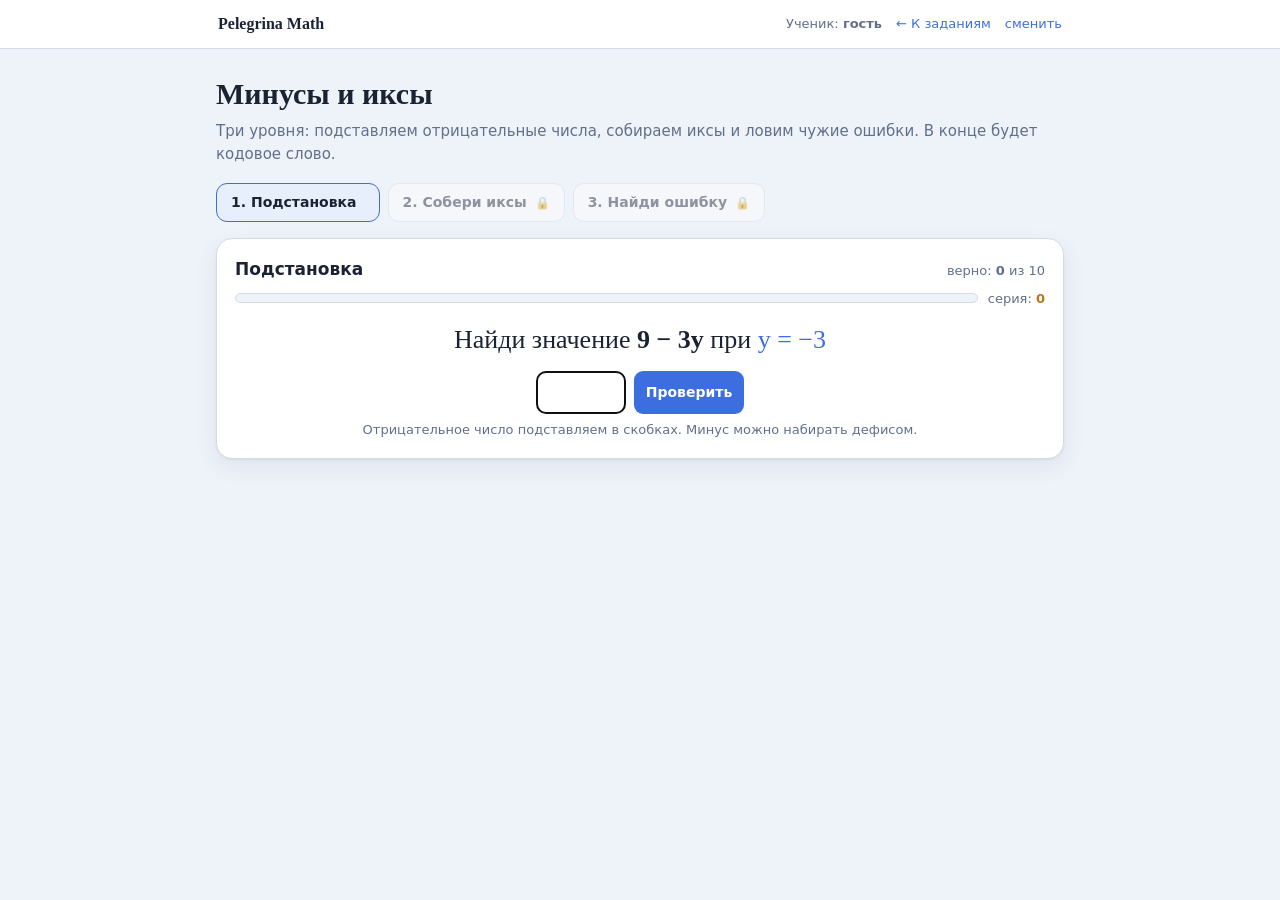
<file: trainer-minus.html>
<!DOCTYPE html>
<html lang="ru">
<head>
<meta charset="utf-8">
<title>Минусы и иксы — Pelegrina Math</title>
<meta name="viewport" content="width=device-width, initial-scale=1">
<style>
  :root{
    --bg:#eef2f9; --panel:#ffffff; --ink:#1b2333; --muted:#61708a;
    --line:#d3dce9; --accent:#3d6ee0; --accent-soft:#e7eefc;
    --good:#1f9d6b; --good-soft:#e3f5ec; --bad:#d94f5c; --bad-soft:#fbe6e8;
    --warn:#b7791f; --warn-soft:#fdf3e1;
    --wood:#8a5a32; --metal:#7c8799; --metal-dark:#4d5666;
    --bag:#c99a5b; --bag-dark:#8d6431; --weight:#5b6577; --weight-top:#7d889b;
    --shadow:0 1px 2px rgba(27,35,51,.06),0 8px 24px rgba(27,35,51,.07);
    --serif:Georgia,"Iowan Old Style","Times New Roman",serif;
    --sans:system-ui,-apple-system,"Segoe UI",Roboto,sans-serif;
  }
  @media (prefers-color-scheme:dark){
    :root{
      --bg:#0f141d; --panel:#161d29; --ink:#e2e9f5; --muted:#93a1ba;
      --line:#28313f; --accent:#6a94f5; --accent-soft:#1b2740;
      --good:#48c690; --good-soft:#16281f; --bad:#f0707c; --bad-soft:#301a1d;
      --warn:#e3b05a; --warn-soft:#2f2615;
      --wood:#b98657; --metal:#8e99ab; --metal-dark:#c3cbd8;
      --bag:#c99a5b; --bag-dark:#8d6431; --weight:#8a94a6; --weight-top:#a9b2c2;
      --shadow:0 1px 2px rgba(0,0,0,.3),0 10px 30px rgba(0,0,0,.35);
    }
  }
  *{box-sizing:border-box}
  body{margin:0;background:var(--bg);color:var(--ink);font-family:var(--sans);line-height:1.5;-webkit-font-smoothing:antialiased}
  .topbar{background:var(--panel);border-bottom:1px solid var(--line)}
  .topbar .row{max-width:880px;margin:0 auto;padding:12px 18px;display:flex;align-items:center;justify-content:space-between;gap:12px}
  .topbar .logo{font-family:var(--serif);font-weight:700;font-size:16px}
  .topbar .right{font-size:13px;color:var(--muted);display:flex;gap:14px;align-items:center;flex-wrap:wrap}
  .topbar a{color:var(--accent);text-decoration:none}
  .wrap{max-width:880px;margin:0 auto;padding:22px 16px 48px}
  h1{font-family:var(--serif);font-size:clamp(22px,3.6vw,30px);margin:0 0 4px}
  .sub{color:var(--muted);margin:0 0 18px;font-size:15px}

  .levels{display:flex;gap:8px;flex-wrap:wrap;margin-bottom:16px}
  .lvl{font:inherit;font-size:14px;font-weight:600;border:1px solid var(--line);background:var(--panel);color:var(--ink);
    border-radius:11px;padding:8px 14px;cursor:pointer;display:flex;gap:8px;align-items:center}
  .lvl[aria-pressed="true"]{border-color:var(--accent);background:var(--accent-soft)}
  .lvl:disabled{opacity:.45;cursor:not-allowed}
  .lvl .st{font-size:12px;color:var(--muted);font-weight:500}
  .lvl.done .st{color:var(--good)}

  .card{background:var(--panel);border:1px solid var(--line);border-radius:16px;box-shadow:var(--shadow);padding:18px}
  .card + .card{margin-top:14px}
  .task-head{display:flex;justify-content:space-between;align-items:baseline;gap:10px;flex-wrap:wrap;margin-bottom:6px}
  .task-head h2{font-size:17px;margin:0}
  .counter{font-size:13px;color:var(--muted)}
  .lead{margin:0 0 10px;color:var(--muted);font-size:14.5px}

  .eq{font-family:var(--serif);font-size:clamp(22px,4.4vw,30px);text-align:center;margin:6px 0 2px;letter-spacing:.3px;font-variant-numeric:tabular-nums}
  .eq.small{font-size:20px}
  svg.scale{width:100%;height:auto;display:block;user-select:none}
  .item{cursor:pointer}
  .item:hover{filter:brightness(1.08)}
  .beam{fill:var(--wood)}
  .stand{fill:var(--metal)}
  .string{stroke:var(--metal);stroke-width:1.6}
  .dish{fill:var(--metal-dark)}
  .bag{fill:var(--bag);stroke:var(--bag-dark);stroke-width:1.5}
  .bag-tie{fill:var(--bag-dark)}
  .bag-t{fill:#3a2810;font:700 15px var(--serif);text-anchor:middle}
  .wt{fill:var(--weight)}
  .wt-top{fill:var(--weight-top)}
  .wt-t{fill:#fff;font:700 11px var(--sans);text-anchor:middle}

  .tools{display:flex;flex-wrap:wrap;gap:10px;justify-content:center;margin-top:8px}
  .tool{display:flex;align-items:center;gap:6px;background:var(--bg);border:1px solid var(--line);border-radius:12px;padding:6px 8px}
  .tool span{font-size:14px}
  .num{width:52px;font:inherit;font-size:16px;text-align:center;padding:5px 4px;border:1px solid var(--line);border-radius:8px;background:var(--panel);color:var(--ink)}
  button.b{font:inherit;font-size:14px;font-weight:600;border:0;border-radius:9px;padding:7px 12px;cursor:pointer;background:var(--accent);color:#fff}
  button.b:disabled{opacity:.4;cursor:not-allowed}
  button.b.ghost{background:transparent;color:var(--accent);border:1px solid var(--line)}
  button.b.good{background:var(--good)}
  .hint-line{font-size:13px;color:var(--muted);text-align:center;margin-top:8px}

  .msg{margin-top:12px;padding:10px 14px;border-radius:11px;font-size:15px;display:none}
  .msg.show{display:block}
  .msg.ok{background:var(--good-soft);color:var(--good)}
  .msg.bad{background:var(--bad-soft);color:var(--bad)}
  .msg.warn{background:var(--warn-soft);color:var(--warn)}
  .msg.info{background:var(--accent-soft);color:var(--ink)}
  .msg b{color:inherit}

  .choices{display:grid;grid-template-columns:1fr 1fr;gap:10px;margin-top:14px}
  @media (max-width:560px){.choices{grid-template-columns:1fr}}
  .choice{font:inherit;font-size:15px;text-align:left;padding:11px 14px;border:1px solid var(--line);border-radius:12px;background:var(--panel);color:var(--ink);cursor:pointer}
  .choice:hover{border-color:var(--accent)}
  .choice.right{border-color:var(--good);background:var(--good-soft)}
  .choice.wrong{border-color:var(--bad);background:var(--bad-soft)}
  .choice:disabled{cursor:default}
  .pair{display:grid;grid-template-columns:1fr;gap:4px;justify-items:center;margin:8px 0}
  .arrow{color:var(--muted);font-size:14px}

  .notebook{margin:10px auto 0;max-width:560px;background:
      repeating-linear-gradient(0deg,transparent 0 37px,var(--line) 37px 38px);padding:2px 0}
  .nl{display:grid;grid-template-columns:1fr auto;align-items:center;min-height:38px;gap:12px;padding:0 6px}
  .nl .e{font-family:var(--serif);font-size:21px;text-align:center;font-variant-numeric:tabular-nums}
  .nl .o{font-family:var(--serif);font-size:16px;color:var(--accent);min-width:74px;border-left:2px solid var(--accent);padding-left:8px}
  .op-row{display:flex;flex-wrap:wrap;gap:8px;justify-content:center;align-items:center;margin-top:12px}
  .opbtn{font:inherit;font-size:18px;font-weight:700;width:42px;height:40px;border:1px solid var(--line);border-radius:10px;background:var(--panel);color:var(--ink);cursor:pointer}
  .opbtn[aria-pressed="true"]{border-color:var(--accent);background:var(--accent-soft);color:var(--accent)}
  .txt{font:inherit;font-size:18px;padding:7px 10px;border:1px solid var(--line);border-radius:9px;background:var(--panel);color:var(--ink);font-family:var(--serif)}
  .txt.amt{width:90px;text-align:center}
  .txt.line{width:min(320px,100%);text-align:center}
  .entry{display:flex;flex-wrap:wrap;gap:8px;justify-content:center;margin-top:12px}
  .small-note{font-size:13px;color:var(--muted);text-align:center;margin-top:6px}

  .final{text-align:center;padding:26px 18px}
  .final .big{font-size:46px;line-height:1.1}
  .code{display:inline-block;font:700 30px var(--serif);letter-spacing:6px;padding:10px 22px;border:2px dashed var(--accent);border-radius:14px;margin:12px 0;color:var(--accent)}
  .rules{margin-top:14px;font-size:14px;color:var(--muted)}
  .rules b{color:var(--ink)}

  .goal{display:flex;align-items:center;gap:10px;margin:4px 0 12px}
  .bar{flex:1;height:10px;border-radius:6px;background:var(--bg);border:1px solid var(--line);overflow:hidden}
  .bar i{display:block;height:100%;background:var(--good);transition:width .3s}
  .streak{font-size:13px;color:var(--muted);white-space:nowrap}
  .streak b{color:var(--warn)}
  .ask{font-family:var(--serif);font-size:clamp(20px,4vw,26px);text-align:center;margin:10px 0 4px}
  .ask .v{color:var(--accent)}
  .chips{display:flex;flex-wrap:wrap;gap:8px;justify-content:center;margin:14px 0 6px}
  .chip{font:inherit;font-family:var(--serif);font-size:24px;padding:6px 14px;border:2px solid var(--line);border-radius:12px;background:var(--panel);color:var(--ink);cursor:pointer;min-width:56px}
  .chip:hover{border-color:var(--accent)}
  .chip.sel{border-color:var(--accent);background:var(--accent-soft);color:var(--accent)}
  .chip.num-hit{border-color:var(--bad);background:var(--bad-soft)}
  .sol{max-width:520px;margin:12px auto 0;display:flex;flex-direction:column;gap:6px}
  .sline{font:inherit;font-family:var(--serif);font-size:21px;text-align:center;padding:8px 12px;border:1px solid var(--line);border-radius:10px;background:var(--panel);color:var(--ink);cursor:pointer;font-variant-numeric:tabular-nums}
  .sline:hover{border-color:var(--accent)}
  .sline.cond{cursor:default;background:var(--bg);font-weight:700}
  .sline.cond:hover{border-color:var(--line)}
  .sline.okline{border-color:var(--good);background:var(--good-soft)}
  .sline.found{border-color:var(--bad);background:var(--bad-soft)}
  .sline:disabled{cursor:default}
</style>
</head>
<body>
  <div class="topbar">
    <div class="row">
      <span class="logo">Pelegrina Math</span>
      <span class="right">
        <span>Ученик: <b id="student-name">…</b></span>
        <a href="index.html">← К заданиям</a>
        <a href="#" id="logout">сменить</a>
      </span>
    </div>
  </div>

  <div class="wrap">
    <h1>Минусы и иксы</h1>
    <p class="sub">Три уровня: подставляем отрицательные числа, собираем иксы и ловим чужие ошибки. В конце будет кодовое слово.</p>
    <div class="levels" id="levels"></div>
    <div id="stage"></div>
  </div>

  <script src="js/config.js"></script>
  <script src="js/app.js"></script>
  <script src="js/stats.js"></script>
  <script>
  (function(){
    var student = (typeof requireStudent==="function") ? requireStudent() : { id:null, name:"гость" };
    document.getElementById("student-name").textContent = student.name + (student.admin ? " (админ)" : "");
    document.getElementById("logout").addEventListener("click", function(e){
      e.preventDefault(); localStorage.removeItem("student"); location.reload();
    });

    var CODE_WORD = "СКОБКА";
    var SKEY = "minus_progress_" + (student.id || (student.name||"anon").toLowerCase());
    function loadP(){ try{ return JSON.parse(localStorage.getItem(SKEY)||"{}"); }catch(e){ return {}; } }
    function saveP(){ try{ localStorage.setItem(SKEY, JSON.stringify(P)); }catch(e){} }
    var P = loadP(); P.done = P.done || {};

    function sendLevel(level, title, summary){
      if (student && student.admin) return;
      var row = {
        student: student.name, student_id: student.id || "",
        assignment_id: "trainer_minus", assignment_title: "Тренажёр «Минусы и иксы»",
        problem_id: "minus_level" + level, task_number: level,
        answer: title + ": " + summary, correct: true, attempt: 1,
        on_time: true, deadline: "", time: new Date().toISOString()
      };
      try{ var b=JSON.parse(localStorage.getItem("attempts_backup")||"[]"); b.push(row); localStorage.setItem("attempts_backup", JSON.stringify(b)); }catch(e){}
      if (!window.CONFIG || !CONFIG.endpoint) return;
      var payload = JSON.stringify(row);
      try{
        if (navigator.sendBeacon) navigator.sendBeacon(CONFIG.endpoint, new Blob([payload],{type:"text/plain;charset=utf-8"}));
        else fetch(CONFIG.endpoint,{method:"POST",mode:"no-cors",keepalive:true,headers:{"Content-Type":"text/plain;charset=utf-8"},body:payload});
      }catch(e){}
    }

    var M = "−";
    function rnd(a,b){ return a + Math.floor(Math.random()*(b-a+1)); }
    function pick(arr){ return arr[Math.floor(Math.random()*arr.length)]; }
    function shuffle(a){ for(var i=a.length-1;i>0;i--){ var j=Math.floor(Math.random()*(i+1)); var t=a[i]; a[i]=a[j]; a[j]=t; } return a; }
    function n(x){ return x<0 ? M+(-x) : String(x); }
    function near(a,b){ return Math.abs(a-b) < 1e-9; }
    function el(tag, cls, html){ var e=document.createElement(tag); if(cls) e.className=cls; if(html!=null) e.innerHTML=html; return e; }
    function setMsg(box, kind, html){ box.className = "msg show " + kind; box.innerHTML = html; }
    function clearMsg(box){ box.className = "msg"; box.innerHTML = ""; }
    function num(str){
      var s = String(str||"").replace(/[−–—]/g,"-").replace(/,/g,".").replace(/\s+/g,"");
      if (!/^[-+]?(\d+\.?\d*|\.\d+)$/.test(s)) return null;
      return Number(s);
    }
    // «плюс/минус число» для середины выражения
    function sgn(x){ return x<0 ? " " + M + " " + (-x) : " + " + x; }
    // одночлен c·v для первого места и для середины
    function mono(c, v, first){
      var abs = Math.abs(c), body = (abs===1 ? "" : abs) + v;
      if (first) return (c<0 ? M : "") + body;
      return (c<0 ? " " + M + " " : " + ") + body;
    }
    function linText(a,b){
      if (a===0) return n(b);
      var s = mono(a,"x",true);
      if (b!==0) s += sgn(b);
      return s;
    }
    function parseLin(str){
      var s = String(str||"").replace(/[−–—]/g,"-").replace(/,/g,".")
        .replace(/[хХX]/g,"x").replace(/[·*×]/g,"").replace(/\s+/g,"");
      if (!s) return null;
      if (!/^[-+0-9.x]+$/.test(s)) return null;
      if (s[0] !== "-" && s[0] !== "+") s = "+" + s;
      var re = /([+-])(\d*\.?\d*)(x?)/g, m, a=0, b=0, pos=0;
      while ((m = re.exec(s)) !== null){
        if (m.index !== pos || m[0].length === 0) return null;
        pos = re.lastIndex;
        var sign = m[1]==="-" ? -1 : 1;
        if (m[3]){ var c = m[2]==="" ? 1 : Number(m[2]); if (!isFinite(c)) return null; a += sign*c; }
        else { if (m[2]==="" || m[2]===".") return null; var v = Number(m[2]); if (!isFinite(v)) return null; b += sign*v; }
        if (pos >= s.length) break;
      }
      if (pos !== s.length) return null;
      return {a:a, b:b};
    }

    var LEVELS = [
      { id:1, title:"Подстановка" },
      { id:2, title:"Собери иксы" },
      { id:3, title:"Найди ошибку" }
    ];
    var current = 1;
    function unlocked(id){ return student.admin || id===1 || P.done[id-1]; }
    function renderLevels(){
      var box = document.getElementById("levels"); box.innerHTML = "";
      LEVELS.forEach(function(L){
        var b = el("button","lvl" + (P.done[L.id] ? " done":""));
        b.setAttribute("aria-pressed", String(current===L.id));
        b.disabled = !unlocked(L.id);
        b.innerHTML = L.id + ". " + L.title + ' <span class="st">' + (P.done[L.id] ? "✓ пройден" : (unlocked(L.id) ? "" : "🔒")) + "</span>";
        b.addEventListener("click", function(){ current = L.id; start(); });
        box.appendChild(b);
      });
      if (P.done[1] && P.done[2] && P.done[3]){
        var f = el("button","lvl", "🏁 Финиш");
        f.setAttribute("aria-pressed", String(current===4));
        f.addEventListener("click", function(){ current = 4; start(); });
        box.appendChild(f);
      }
    }
    function start(){
      renderLevels();
      var st = document.getElementById("stage"); st.innerHTML = "";
      if (current===1) level1(st); else if (current===2) level2(st); else if (current===3) level3(st); else finale(st);
    }
    function finishLevel(id, summary){
      var first = !P.done[id];
      P.done[id] = true; saveP();
      if (first) sendLevel(id, LEVELS[id-1].title, summary);
    }

    // =====================================================================
    // УРОВЕНЬ 1. Подстановка отрицательных чисел
    // =====================================================================
    // Каждый шаблон получает букву L, отрицательное значение v и параметры a, b.
    // Возвращает текст выражения, запись со скобками, ответ и пояснение.
    var TPL = [
      function(L,v,a,b){ return { t: M+L, w: M+"("+n(v)+")", r: -v,
        why: "Минус перед отрицательным числом даёт плюс." }; },
      function(L,v,a,b){ return { t: M+b+L, w: M+b+" · ("+n(v)+")", r: -b*v,
        why: "Минус на минус даёт плюс: " + M+b+" · ("+n(v)+") = " + (-b*v) + "." }; },
      function(L,v,a,b){ return { t: a+" "+M+" "+L, w: a+" "+M+" ("+n(v)+")", r: a-v,
        why: a+" "+M+" ("+n(v)+") = " + a + " + " + (-v) + " = " + n(a-v) + "." }; },
      function(L,v,a,b){ return { t: a+" "+M+" "+b+L, w: a+" "+M+" "+b+" · ("+n(v)+")", r: a-b*v,
        why: M+b+" · ("+n(v)+") = +" + (-b*v) + ", поэтому " + a + " + " + (-b*v) + " = " + n(a-b*v) + "." }; },
      function(L,v,a,b){ return { t: L+"²", w: "("+n(v)+")²", r: v*v,
        why: "(" + n(v) + ") · (" + n(v) + ") = " + (v*v) + ": квадрат отрицательного числа положительный." }; },
      function(L,v,a,b){ return { t: M+L+"²", w: M+"("+n(v)+")²", r: -v*v,
        why: "Сначала квадрат, потом минус: (" + n(v) + ")² = " + (v*v) + ", значит ответ " + n(-v*v) + "." }; },
      function(L,v,a,b){ return { t: "("+M+L+")²", w: "("+M+"("+n(v)+"))²", r: v*v,
        why: "В скобках " + M + "(" + n(v) + ") = " + (-v) + ", а " + (-v) + "² = " + (v*v) + "." }; },
      function(L,v,a,b){ return { t: L+"² + "+b+L, w: "("+n(v)+")² + "+b+" · ("+n(v)+")", r: v*v+b*v,
        why: "(" + n(v) + ")² = " + (v*v) + ", а " + b + " · (" + n(v) + ") = " + n(b*v) + ". Итого " + (v*v) + sgn(b*v) + " = " + n(v*v+b*v) + "." }; },
      function(L,v,a,b){ return { t: M+L+" + "+a, w: M+"("+n(v)+") + "+a, r: a-v,
        why: M + "(" + n(v) + ") = " + (-v) + ", и " + (-v) + " + " + a + " = " + (a-v) + "." }; },
      function(L,v,a,b){ return { t: a+" "+M+" "+L+"²", w: a+" "+M+" ("+n(v)+")²", r: a-v*v,
        why: "Сначала квадрат: (" + n(v) + ")² = " + (v*v) + ". Потом " + a + " " + M + " " + (v*v) + " = " + n(a-v*v) + "." }; }
    ];
    var L1_GOAL = 10;

    function level1(root){
      var score = 0, streak = 0, best = 0, errors = 0, last = -1;
      var card = el("div","card"); root.appendChild(card);
      function task(){
        var k; do { k = rnd(0, TPL.length-1); } while (k===last); last = k;
        var L = pick(["x","a","y"]), v = rnd(-6,-1), a = rnd(2,9), b = rnd(2,5);
        var T = TPL[k](L,v,a,b);
        card.innerHTML =
          '<div class="task-head"><h2>Подстановка</h2><span class="counter">верно: <b>' + score + '</b> из ' + L1_GOAL + '</span></div>' +
          '<div class="goal"><div class="bar"><i style="width:' + (100*score/L1_GOAL) + '%"></i></div><span class="streak">серия: <b>' + streak + '</b>' + (best>1 ? ' · рекорд ' + best : '') + '</span></div>' +
          '<div class="ask">Найди значение <b>' + T.t + '</b> при <span class="v">' + L + ' = ' + n(v) + '</span></div>' +
          '<div class="entry"><input class="txt amt" id="ans" inputmode="text" autocomplete="off"><button class="b" id="ok">Проверить</button></div>' +
          '<div class="small-note">Отрицательное число подставляем в скобках. Минус можно набирать дефисом.</div>' +
          '<div class="msg" id="msg"></div>';
        var inp = card.querySelector("#ans"), msg = card.querySelector("#msg"), done = false;
        inp.focus();
        function go(){
          if (done) return;
          var x = num(inp.value);
          if (x===null){ setMsg(msg,"warn","Впиши число."); return; }
          done = true;
          if (near(x, T.r)){
            score++; streak++; best = Math.max(best, streak);
            var praise = streak>=5 ? "🔥 Серия " + streak + "!" : streak>=3 ? "⚡ Серия " + streak + "!" : "Верно ✓";
            setMsg(msg,"ok", praise + " " + T.w + " = " + n(T.r));
            setTimeout(next, 900);
          } else {
            errors++; streak = 0;
            setMsg(msg,"bad","Не так. Перепиши со скобками: <b>" + T.w + "</b>.<br>" + T.why +
              '<div style="margin-top:8px"><button class="b" id="nx">Дальше →</button></div>');
            msg.querySelector("#nx").onclick = next;
          }
        }
        function next(){
          if (score >= L1_GOAL){ finishLevel(1, "ошибок " + errors + ", лучшая серия " + best); current = 2; start(); }
          else task();
        }
        card.querySelector("#ok").onclick = go;
        inp.addEventListener("keydown", function(e){ if (e.key==="Enter") go(); });
      }
      task();
    }

    // =====================================================================
    // УРОВЕНЬ 2. Собери иксы
    // =====================================================================
    // Слагаемые: {c, x}. x=true значит c·x, иначе просто число c.
    var L2_FIXED = [
      [{c:6,x:false},{c:-4,x:true},{c:-8,x:false},{c:1,x:true}],
      [{c:-1,x:true},{c:-3,x:true},{c:5,x:false}],
      [{c:5,x:false},{c:-2,x:true},{c:2,x:false}]
    ];
    function genL2(cancel){
      var t = [];
      var c1 = pick([-5,-4,-3,-2,-1,1,2,3,4,5]);
      var c2 = cancel ? -c1 : pick([-5,-4,-3,-2,-1,1,2,3,4,5].filter(function(c){ return c!==-c1; }));
      t.push({c:c1,x:true},{c:c2,x:true});
      if (!cancel && Math.random()<0.4) t.push({c:pick([-3,-2,-1,1,2]),x:true});
      var nn = Math.random()<0.5 ? 1 : 2;
      var NUMS = [-9,-7,-6,-5,-4,-3,-2,2,3,4,5,6,7,8,9];
      var d1 = pick(NUMS); t.push({c:d1,x:false});
      if (nn===2) t.push({c:pick(NUMS.filter(function(d){ return Math.abs(d)!==Math.abs(d1); })),x:false});
      shuffle(t);
      if (t[0].x && t[1].x && t.length>2){ var j = t.findIndex(function(q){ return !q.x; }); var tmp=t[1]; t[1]=t[j]; t[j]=tmp; }
      return t;
    }
    function termText(q, first){ return q.x ? mono(q.c,"x",first) : (first ? n(q.c) : sgn(q.c)); }
    function exprText(t){ return t.map(function(q,i){ return termText(q, i===0); }).join(""); }
    function phrase(c){
      var k = Math.abs(c), word = k===1 ? "одно такое число" : k + " таких числа";
      if (k>=5) word = k + " таких чисел";
      return (c>0 ? "добавили " : "забрали ") + word;
    }
    function explainX(t, sx){
      var xs = t.filter(function(q){ return q.x; });
      var list = xs.map(function(q){ return phrase(q.c); }).join(", потом ");
      var s = "x это какое-то число. " + list.charAt(0).toUpperCase() + list.slice(1) + ". ";
      if (sx===0) s += "Сколько добавили, столько и забрали: иксов не осталось.";
      else s += "Итого " + (sx>0 ? "добавили " : "забрали ") + Math.abs(sx) + ": получается <b>" + mono(sx,"x",true) + "</b>.";
      return s;
    }

    function level2(root){
      var PLAN = L2_FIXED.slice();
      for (var i=0;i<5;i++) PLAN.push(genL2(i===2));
      var idx = 0, errors = 0;
      var card = el("div","card"); root.appendChild(card);
      function task(){
        var t = PLAN[idx];
        var sx = 0, sn = 0;
        t.forEach(function(q){ if (q.x) sx += q.c; else sn += q.c; });
        var need = t.filter(function(q){ return q.x; }).length, picked = {};
        card.innerHTML =
          '<div class="task-head"><h2>Выражение ' + (idx+1) + ' из ' + PLAN.length + '</h2><span class="counter">ошибок: <b>' + errors + '</b></span></div>' +
          '<p class="lead">Шаг 1. Нажми на все слагаемые с иксом. Знак перед слагаемым едет вместе с ним.</p>' +
          '<div class="chips" id="chips"></div>' +
          '<div id="step2"></div>' +
          '<div class="msg" id="msg"></div>';
        var chips = card.querySelector("#chips"), msg = card.querySelector("#msg"), step2 = card.querySelector("#step2");
        t.forEach(function(q,i){
          var b = el("button","chip", termText(q, i===0).trim());
          b.onclick = function(){
            if (Object.keys(picked).length===need) return;
            if (!q.x){ b.classList.add("num-hit"); setMsg(msg,"warn","Это просто число, в нём нет икса."); setTimeout(function(){ b.classList.remove("num-hit"); }, 700); return; }
            if (picked[i]) return;
            picked[i] = true; b.classList.add("sel"); clearMsg(msg);
            if (Object.keys(picked).length===need) ask();
          };
          chips.appendChild(b);
        });
        function ask(){
          var xs = t.filter(function(q){ return q.x; }), ns = t.filter(function(q){ return !q.x; });
          step2.innerHTML =
            '<p class="lead" style="text-align:center">Иксы: <b>' + exprText(xs) + '</b> &nbsp;·&nbsp; числа: <b>' + exprText(ns) + '</b></p>' +
            '<p class="lead" style="text-align:center">Шаг 2. Собери иксы с иксами, числа с числами и запиши ответ.</p>' +
            '<div class="entry"><input class="txt line" id="ans" placeholder="например −3x − 2" autocomplete="off"><button class="b" id="ok">Проверить</button></div>';
          var inp = step2.querySelector("#ans"); inp.focus();
          function go(){
            var p = parseLin(inp.value);
            if (!p){ setMsg(msg,"warn","Запиши выражение с иксом и числом, например <b>" + M + "3x " + M + " 2</b>. Если иксов не осталось, запиши только число."); return; }
            if (near(p.a,sx) && near(p.b,sn)){
              setMsg(msg,"ok","Верно ✓ " + exprText(t) + " = <b>" + linText(sx,sn) + "</b>" +
                '<div style="margin-top:8px"><button class="b good" id="nx">' + (idx+1<PLAN.length ? "Следующее →" : "Уровень пройден →") + "</button></div>");
              step2.innerHTML = "";
              msg.querySelector("#nx").onclick = function(){ idx++; if (idx<PLAN.length) task(); else { finishLevel(2, "ошибок " + errors); current = 3; start(); } };
              return;
            }
            errors++; card.querySelector(".counter b").textContent = errors;
            var parts = [];
            if (!near(p.a,sx)) parts.push(explainX(t, sx));
            if (!near(p.b,sn)) parts.push("Числа: " + exprText(ns) + " = <b>" + n(sn) + "</b>.");
            setMsg(msg,"bad", parts.join("<br>") + "<br>Попробуй ещё раз.");
          }
          step2.querySelector("#ok").onclick = go;
          inp.addEventListener("keydown", function(e){ if (e.key==="Enter") go(); });
        }
      }
      task();
    }

    // =====================================================================
    // УРОВЕНЬ 3. Найди ошибку
    // =====================================================================
    // bad: номер первой неверной строки (0 это условие).
    var L3_POOL = [
      { lines:["5 − 2(x − 1) = 3x − 8","5 − 2x − 2 = 3x − 8","3 − 2x = 3x − 8","11 = 5x","x = 2,2"], bad:1,
        why:"−2 · (−1) = +2, а не −2. Верно: 5 − 2x + 2 = 3x − 8, то есть 7 − 2x = 3x − 8, 15 = 5x, x = 3." },
      { lines:["7 − (2x + 3) = x + 10","7 − 2x + 3 = x + 10","10 − 2x = x + 10","x = 0"], bad:1,
        why:"Минус перед скобкой меняет знаки всех слагаемых: −(2x + 3) = −2x − 3. Верно: 4 − 2x = x + 10, −6 = 3x, x = −2." },
      { lines:["9 − 4x = 1","4x = 1 − 9","4x = −8","x = −2"], bad:1,
        why:"Перед 4x стоит минус, он никуда не девается. Верно: −4x = 1 − 9, −4x = −8, x = 2." },
      { lines:["6 − 2x + 3 = x","4x + 3 = x","3x = −3","x = −1"], bad:1,
        why:"6 и −2x сложить нельзя: это число и икс. Верно: 9 − 2x = x, 9 = 3x, x = 3." },
      { lines:["4 − 3x = x + 16","−3x − x = 16 − 4","−2x = 12","x = −6"], bad:2,
        why:"−3x − x: забрали три таких числа и ещё одно, всего −4x. Верно: −4x = 12, x = −3." },
      { lines:["−x² при x = −5","= −(−5)²","= 25"], bad:2,
        why:"Сначала квадрат: (−5)² = 25, потом минус: −25." },
      { lines:["3 − 2y при y = −6","= 3 − 2 · (−6)","= 3 − 12","= −9"], bad:2,
        why:"−2 · (−6) = +12, минус на минус даёт плюс. Верно: 3 + 12 = 15." },
      { lines:["−5x = 20","x = 20 : 5","x = 4"], bad:1,
        why:"Делим на всё число перед x, вместе со знаком: x = 20 : (−5) = −4." },
      { lines:["2(x + 3) = x − 1","2x + 3 = x − 1","x = −4"], bad:1,
        why:"2 умножаем на каждое слагаемое в скобке: 2(x + 3) = 2x + 6. Верно: 2x + 6 = x − 1, x = −7." },
      { lines:["3x + 5 = x + 9","3x + x = 9 − 5","4x = 4","x = 1"], bad:1,
        why:"x переносим влево с противоположным знаком: 3x − x = 9 − 5, 2x = 4, x = 2." }
    ];
    function level3(root){
      var PLAN = shuffle(L3_POOL.slice()).slice(0,6), idx = 0, misses = 0;
      var card = el("div","card"); root.appendChild(card);
      function task(){
        var T = PLAN[idx], over = false;
        card.innerHTML =
          '<div class="task-head"><h2>Решение ' + (idx+1) + ' из ' + PLAN.length + '</h2><span class="counter">промахов: <b>' + misses + '</b></span></div>' +
          '<p class="lead">В решении одна ошибка. Нажми на строку, где она появилась впервые.</p>' +
          '<div class="sol" id="sol"></div><div class="msg" id="msg"></div>';
        var sol = card.querySelector("#sol"), msg = card.querySelector("#msg");
        T.lines.forEach(function(line,i){
          var b = el("button","sline" + (i===0 ? " cond" : ""), line);
          if (i===0){ b.disabled = true; sol.appendChild(b); return; }
          b.onclick = function(){
            if (over) return;
            if (i===T.bad){
              over = true; b.classList.add("found");
              setMsg(msg,"ok","Нашёл ✓ " + T.why +
                '<div style="margin-top:8px"><button class="b good" id="nx">' + (idx+1<PLAN.length ? "Следующее →" : "Уровень пройден →") + "</button></div>");
              msg.querySelector("#nx").onclick = function(){ idx++; if (idx<PLAN.length) task(); else { finishLevel(3, "промахов " + misses); current = 4; start(); } };
            } else if (i<T.bad){
              misses++; card.querySelector(".counter b").textContent = misses;
              b.classList.add("okline"); setMsg(msg,"warn","Эта строка верная. Ищи дальше.");
            } else {
              misses++; card.querySelector(".counter b").textContent = misses;
              setMsg(msg,"warn","Эта строка неверная, но ошибка появилась раньше. Ищи выше.");
            }
          };
          sol.appendChild(b);
        });
      }
      task();
    }

    function finale(root){
      var card = el("div","card final");
      card.innerHTML = '<div class="big">🏆</div><h2>Все три уровня пройдены!</h2>' +
        "<p>Вот кодовое слово. Впиши его в домашнем задании в первую задачу:</p>" +
        '<div class="code">' + CODE_WORD + "</div>" +
        '<p class="small-note">Уровни 1 и 2 можно проходить ещё: задания каждый раз новые.</p>' +
        '<a class="b" style="display:inline-block;text-decoration:none;margin-top:6px;padding:9px 16px;border-radius:9px;background:var(--accent);color:#fff;font-weight:600" href="index.html">← К заданиям</a>';
      root.appendChild(card);
    }

    current = !P.done[1] ? 1 : !P.done[2] ? 2 : !P.done[3] ? 3 : 4;
    start();
  })();
  </script>
</body>
</html>
</file>
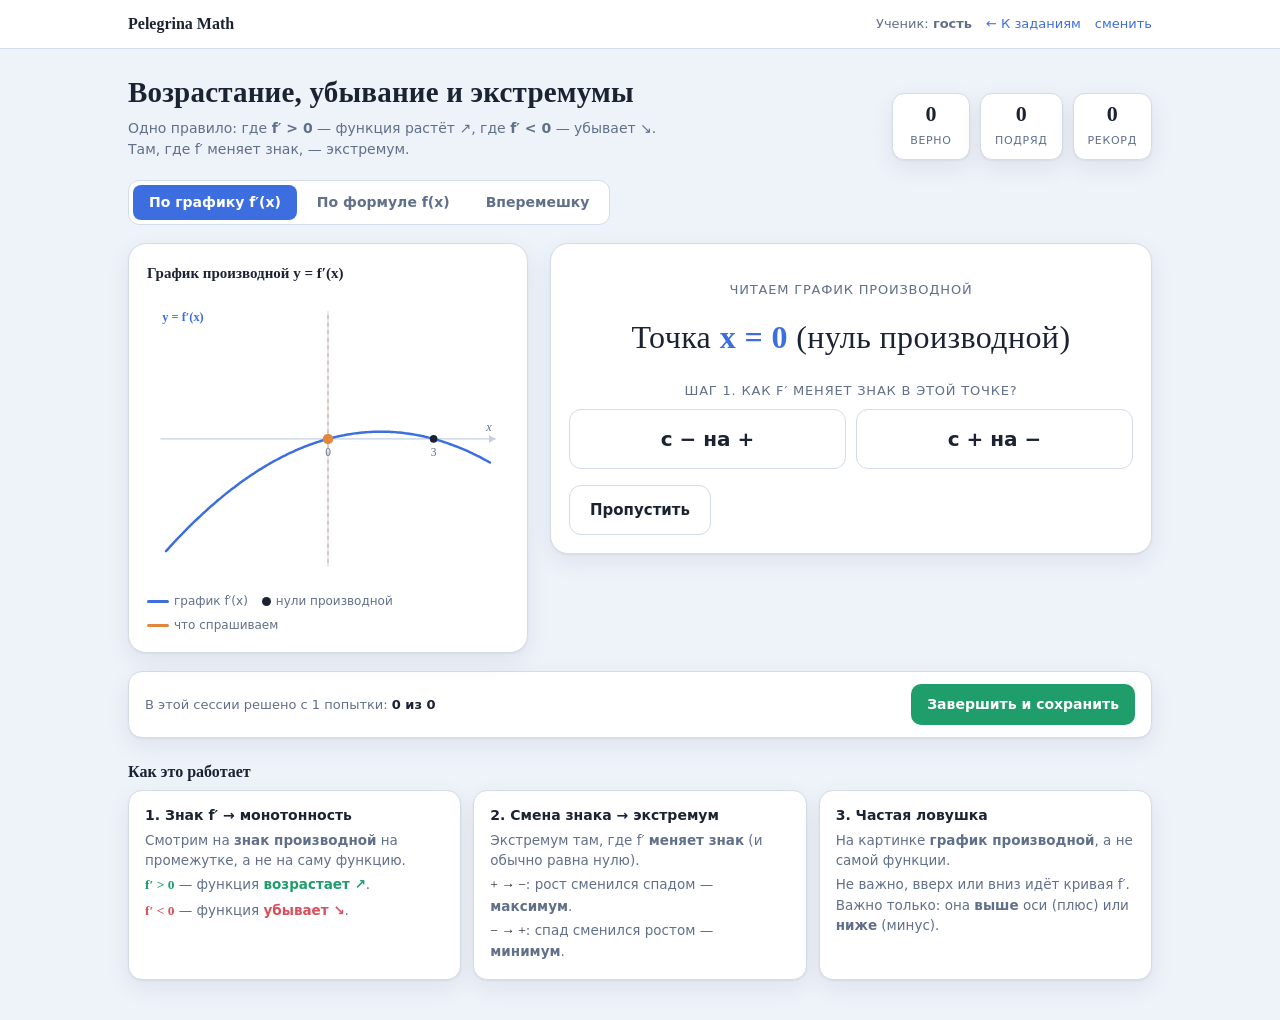
<file: trainer-monotonicity.html>
<!DOCTYPE html>
<html lang="ru">
<head>
<meta charset="utf-8">
<title>Тренажёр: возрастание и убывание — Pelegrina Math</title>
<meta name="viewport" content="width=device-width, initial-scale=1">
<style>
  :root{
    --bg:#eef2f9; --panel:#ffffff; --ink:#1b2333; --muted:#61708a;
    --line:#d3dce9; --grid:#c4d0e2;
    --accent:#3d6ee0; --accent-soft:#e7eefc;
    --alpha:#e0873c; --alpha-soft:#fbeedd;
    --good:#1f9d6b; --good-soft:#e3f5ec;
    --bad:#d94f5c; --bad-soft:#fbe6e8;
    --q-tint:rgba(61,110,224,.06);
    --shadow:0 1px 2px rgba(27,35,51,.06),0 8px 24px rgba(27,35,51,.07);
    --serif:Georgia,"Iowan Old Style","Times New Roman",serif;
    --sans:system-ui,-apple-system,"Segoe UI",Roboto,sans-serif;
  }
  @media (prefers-color-scheme:dark){
    :root{
      --bg:#0f141d; --panel:#161d29; --ink:#e2e9f5; --muted:#93a1ba;
      --line:#28313f; --grid:#2c3646;
      --accent:#6a94f5; --accent-soft:#1b2740;
      --alpha:#eaa25f; --alpha-soft:#33281a;
      --good:#48c690; --good-soft:#16281f;
      --bad:#f0707c; --bad-soft:#301a1d;
      --q-tint:rgba(106,148,245,.07);
      --shadow:0 1px 2px rgba(0,0,0,.3),0 10px 30px rgba(0,0,0,.35);
    }
  }
  *{box-sizing:border-box}
  body{margin:0;background:var(--bg);color:var(--ink);font-family:var(--sans);
    line-height:1.5;-webkit-font-smoothing:antialiased}

  .topbar{background:var(--panel);border-bottom:1px solid var(--line)}
  .topbar .row{max-width:1060px;margin:0 auto;padding:12px 18px;display:flex;
    align-items:center;justify-content:space-between;gap:12px}
  .topbar .logo{font-family:var(--serif);font-weight:700;font-size:16px}
  .topbar .right{font-size:13px;color:var(--muted);display:flex;gap:14px;align-items:center}
  .topbar a{color:var(--accent);text-decoration:none}
  .topbar a:hover{text-decoration:underline}

  .wrap{max-width:1060px;margin:0 auto;padding:22px 18px 40px}

  header.page{display:flex;flex-wrap:wrap;align-items:flex-end;gap:14px 20px;
    justify-content:space-between;margin-bottom:20px}
  h1{font-family:var(--serif);font-weight:700;font-size:clamp(21px,3.4vw,29px);
    margin:0;letter-spacing:.2px;text-wrap:balance}
  .sub{color:var(--muted);font-size:14px;margin:3px 0 0;max-width:60ch}
  .scoreboard{display:flex;gap:10px}
  .stat{background:var(--panel);border:1px solid var(--line);border-radius:12px;
    padding:8px 14px;text-align:center;box-shadow:var(--shadow);min-width:78px}
  .stat b{display:block;font-family:var(--serif);font-size:22px;line-height:1.1;
    font-variant-numeric:tabular-nums}
  .stat span{font-size:11px;text-transform:uppercase;letter-spacing:.7px;color:var(--muted)}

  .modes{display:inline-flex;background:var(--panel);border:1px solid var(--line);
    border-radius:11px;padding:4px;gap:4px;margin-bottom:18px;flex-wrap:wrap}
  .modes button{font:inherit;font-size:14px;font-weight:600;border:0;cursor:pointer;
    background:transparent;color:var(--muted);padding:7px 16px;border-radius:8px}
  .modes button[aria-pressed="true"]{background:var(--accent);color:#fff}

  .grid{display:grid;grid-template-columns:minmax(0,400px) minmax(0,1fr);gap:22px;align-items:start}
  @media (max-width:820px){.grid{grid-template-columns:1fr}}

  .card{background:var(--panel);border:1px solid var(--line);border-radius:18px;
    padding:18px;box-shadow:var(--shadow)}
  .card h2{font-family:var(--serif);font-size:15px;margin:0 0 12px;font-weight:700}

  svg{width:100%;height:auto;display:block;touch-action:none}
  .legend{display:flex;flex-wrap:wrap;gap:6px 14px;margin-top:10px;font-size:12px;color:var(--muted)}
  .legend i{display:inline-block;width:22px;height:3px;border-radius:2px;vertical-align:middle;margin-right:5px}
  .legend i.dot{width:9px;height:9px;border-radius:50%}

  .expr{font-family:var(--serif);font-size:clamp(24px,4.6vw,32px);letter-spacing:.4px;
    text-align:center;padding:6px 0 2px}
  .expr .small{font-size:.62em;color:var(--muted);letter-spacing:0}
  .fn{font-style:normal}
  .va{font-style:italic}
  .op{margin:0 .28em;color:var(--muted)}
  .hl-up{color:var(--good);font-weight:700}
  .hl-down{color:var(--bad);font-weight:700}
  .hl-accent{color:var(--accent);font-weight:700}

  .prompt{color:var(--muted);font-size:13px;text-align:center;margin:18px 0 8px;
    text-transform:uppercase;letter-spacing:.8px}
  .choices{display:grid;grid-template-columns:1fr 1fr;gap:10px}
  .choices.col3{grid-template-columns:1fr 1fr 1fr}
  .choices.col1{grid-template-columns:1fr}
  .choice{font:inherit;font-size:16px;font-weight:600;border:1.5px solid var(--line);
    background:var(--panel);color:var(--ink);border-radius:12px;padding:14px 8px;cursor:pointer;
    transition:transform .08s ease,border-color .12s,background .12s;text-align:center}
  .choice:hover{border-color:var(--accent)}
  .choice:active{transform:translateY(1px)}
  .choice:focus-visible{outline:2px solid var(--accent);outline-offset:2px}
  .choice.pick-good{border-color:var(--good);background:var(--good-soft);color:var(--good)}
  .choice.pick-bad{border-color:var(--bad);background:var(--bad-soft);color:var(--bad)}
  .choice[disabled]{cursor:default;opacity:.5}
  .choice[disabled].pick-good,.choice[disabled].pick-bad{opacity:1}
  .choice .big{font-size:20px;display:block;font-family:var(--serif)}
  .choice .big.plain{font-family:var(--sans)}
  .choice small{display:block;font-weight:500;font-size:12px;color:var(--muted);margin-top:3px}

  .explain{margin-top:14px;font-size:14px;border-left:3px solid var(--accent);
    background:var(--accent-soft);border-radius:0 10px 10px 0;padding:10px 14px}
  .explain.warm{border-left-color:var(--alpha);background:var(--alpha-soft)}
  .explain b{font-weight:700}
  .explain .tag{font-family:var(--serif)}
  .hidden{display:none}

  .result{margin-top:16px;text-align:center}
  .result .expr{margin:0;font-size:clamp(20px,4vw,26px)}
  .result .verdict{font-size:13px;color:var(--muted);margin-top:2px}

  .actions{display:flex;gap:10px;margin-top:16px}
  .btn{font:inherit;font-weight:700;font-size:15px;border:0;border-radius:12px;
    padding:13px 20px;cursor:pointer;flex:1}
  .btn.primary{background:var(--accent);color:#fff}
  .btn.ghost{background:transparent;border:1.5px solid var(--line);color:var(--ink);flex:0 0 auto}
  .btn:focus-visible{outline:2px solid var(--accent);outline-offset:2px}

  .savebar{display:flex;flex-wrap:wrap;align-items:center;gap:12px;justify-content:space-between;
    margin-top:18px;background:var(--panel);border:1px solid var(--line);border-radius:14px;
    padding:12px 16px;box-shadow:var(--shadow)}
  .savebar .info{font-size:13px;color:var(--muted)}
  .savebar .info b{color:var(--ink);font-variant-numeric:tabular-nums}
  .savebar .save-btn{font:inherit;font-weight:700;font-size:14px;border:0;border-radius:10px;
    padding:10px 16px;background:var(--good);color:#fff;cursor:pointer}
  .savebar .save-btn:focus-visible{outline:2px solid var(--good);outline-offset:2px}
  .savebar .saved{color:var(--good);font-weight:700;font-size:13px}

  .cheat{margin-top:22px}
  .cheat h2{font-family:var(--serif);font-size:16px;margin:0 0 6px}
  .rules{display:grid;grid-template-columns:1fr 1fr 1fr;gap:12px}
  @media (max-width:720px){.rules{grid-template-columns:1fr}}
  @media (max-width:560px){.choices.col3{grid-template-columns:1fr}}
  .rule{background:var(--panel);border:1px solid var(--line);border-radius:14px;padding:14px 16px;box-shadow:var(--shadow)}
  .rule h3{margin:0 0 4px;font-size:14px}
  .rule p{margin:4px 0;font-size:13.5px;color:var(--muted)}
  .rule .k{font-family:var(--serif);color:var(--ink)}
  .rule .up{color:var(--good);font-weight:700}
  .rule .down{color:var(--bad);font-weight:700}
</style>
</head>
<body>
  <div class="topbar">
    <div class="row">
      <span class="logo">Pelegrina Math</span>
      <span class="right">
        <span>Ученик: <b id="student-name">…</b></span>
        <a href="index.html">← К заданиям</a>
        <a href="#" id="logout">сменить</a>
      </span>
    </div>
  </div>

  <div class="wrap">
    <header class="page">
      <div>
        <h1>Возрастание, убывание и экстремумы</h1>
        <p class="sub">Одно правило: где <b>f′ &gt; 0</b> — функция растёт ↗, где <b>f′ &lt; 0</b> — убывает ↘. Там, где f′ меняет знак, — экстремум.</p>
      </div>
      <div class="scoreboard">
        <div class="stat"><b id="sc-score">0</b><span>верно</span></div>
        <div class="stat"><b id="sc-streak">0</b><span>подряд</span></div>
        <div class="stat"><b id="sc-best">0</b><span>рекорд</span></div>
      </div>
    </header>

    <div class="modes" role="group" aria-label="Режим">
      <button id="mode-graph" aria-pressed="true">По графику f′(x)</button>
      <button id="mode-formula" aria-pressed="false">По формуле f(x)</button>
      <button id="mode-mixed" aria-pressed="false">Вперемешку</button>
    </div>

    <!-- ===================== РЕЖИМ: ПО ГРАФИКУ ПРОИЗВОДНОЙ ===================== -->
    <div class="grid" id="wrap-graph">
      <div class="card">
        <h2>График производной <span style="font-family:var(--serif)">y = f′(x)</span></h2>
        <svg id="g-svg" viewBox="0 0 380 300" aria-label="График производной функции"></svg>
        <div class="legend">
          <span><i style="background:var(--accent)"></i>график f′(x)</span>
          <span><i class="dot" style="background:var(--ink)"></i>нули производной</span>
          <span><i style="background:var(--alpha)"></i>что спрашиваем</span>
        </div>
      </div>
      <div class="card">
        <div class="prompt">Читаем график производной</div>
        <div class="expr" id="g-expr"></div>
        <div id="g-step1"></div>
        <div id="g-step2" class="hidden"></div>
        <div class="explain hidden" id="g-explain"></div>
        <div class="result hidden" id="g-result">
          <div class="prompt">Итог</div>
          <div class="expr" id="g-answer"></div>
          <div class="verdict" id="g-verdict"></div>
        </div>
        <div class="actions">
          <button class="btn ghost" id="g-skip">Пропустить</button>
          <button class="btn primary hidden" id="g-next">Дальше →</button>
        </div>
      </div>
    </div>

    <!-- ===================== РЕЖИМ: ПО ФОРМУЛЕ ===================== -->
    <div class="grid hidden" id="wrap-formula">
      <div class="card">
        <h2>Числовая прямая (знаки f′)</h2>
        <svg id="f-svg" viewBox="0 0 380 180" aria-label="Числовая прямая со знаками производной"></svg>
        <div class="legend">
          <span><i style="background:var(--good)"></i>f′ &gt; 0 → растёт ↗</span>
          <span><i style="background:var(--bad)"></i>f′ &lt; 0 → убывает ↘</span>
          <span><i class="dot" style="background:var(--ink)"></i>критические точки</span>
        </div>
      </div>
      <div class="card">
        <div class="prompt">Исследуем функцию по производной</div>
        <div class="expr" id="f-expr"></div>
        <div id="f-step1"></div>
        <div id="f-step2" class="hidden"></div>
        <div class="explain hidden" id="f-explain"></div>
        <div class="result hidden" id="f-result">
          <div class="prompt">Итог</div>
          <div class="expr" id="f-answer"></div>
          <div class="verdict" id="f-verdict"></div>
        </div>
        <div class="actions">
          <button class="btn ghost" id="f-skip">Пропустить</button>
          <button class="btn primary hidden" id="f-next">Дальше →</button>
        </div>
      </div>
    </div>

    <div class="savebar">
      <div class="info">В этой сессии решено с 1 попытки: <b id="s-info">0 из 0</b></div>
      <div>
        <span class="saved hidden" id="s-saved">✓ результат отправлен учителю</span>
        <button class="save-btn" id="s-save">Завершить и сохранить</button>
      </div>
    </div>

    <div class="cheat">
      <h2>Как это работает</h2>
      <div class="rules">
        <div class="rule">
          <h3>1. Знак f′ → монотонность</h3>
          <p>Смотрим на <b>знак производной</b> на промежутке, а не на саму функцию.</p>
          <p><span class="k up">f′ &gt; 0</span> — функция <span class="up">возрастает ↗</span>.</p>
          <p><span class="k down">f′ &lt; 0</span> — функция <span class="down">убывает ↘</span>.</p>
        </div>
        <div class="rule">
          <h3>2. Смена знака → экстремум</h3>
          <p>Экстремум там, где f′ <b>меняет знак</b> (и обычно равна нулю).</p>
          <p><span class="k">+ → −</span>: рост сменился спадом — <b>максимум</b>.</p>
          <p><span class="k">− → +</span>: спад сменился ростом — <b>минимум</b>.</p>
        </div>
        <div class="rule">
          <h3>3. Частая ловушка</h3>
          <p>На картинке <b>график производной</b>, а не самой функции.</p>
          <p>Не важно, вверх или вниз идёт кривая f′. Важно только: она <b>выше</b> оси (плюс) или <b>ниже</b> (минус).</p>
        </div>
      </div>
    </div>
  </div>

  <script src="js/config.js"></script>
  <script src="js/app.js"></script>
  <script src="js/stats.js"></script>
  <script>
  // Пул функций для режима "по формуле". Сгенерирован и проверен отдельно
  // (f = a0·x³+…, f′ = 3a0·(x−p)(x−q); корни, экстремумы, дистракторы посчитаны).
  var POOL_DATA=[{"family":"cubic","fx":"y = x³ + 3x²","domain":"x ∈ ℝ","dfx":"3x² + 6x","choices":["3x² + 6x","x² + 3x","3x² + 3x"],"hint":"f′(x) = 3x² + 6x = 3x(x + 2). Нули: x = −2 и x = 0.","ends":{"left":"inf","right":"inf"},"axisMin":-3.6,"axisMax":1.6,"marks":[{"x":-2,"kind":"max","label":"−2"},{"x":0,"kind":"min","label":"0"}],"zones":[{"from":-3.6,"to":-2,"sign":1},{"from":-2,"to":0,"sign":-1},{"from":0,"to":1.6,"sign":1}],"step2":[{"q":"Точка максимума функции: x = ?","choices":[{"label":"x = −2","val":-2},{"label":"x = 0","val":0}],"correct":-2,"why":"Максимум там, где f′ меняет знак + → −: x = −2."},{"q":"Точка минимума функции: x = ?","choices":[{"label":"x = −2","val":-2},{"label":"x = 0","val":0}],"correct":0,"why":"Минимум там, где f′ меняет знак − → +: x = 0."},{"q":"Сколько у функции промежутков возрастания?","choices":[{"label":"1","val":1},{"label":"2","val":2}],"correct":2,"why":"Возрастание — где f′ > 0. Таких промежутков: 2."}],"summary":"f′(x) = 3x(x + 2). Максимум в x = −2, минимум в x = 0. Возрастает на 2, убывает на 1 промежутке."},{"family":"cubic","fx":"y = −x³ − 3x²","domain":"x ∈ ℝ","dfx":"−3x² − 6x","choices":["−3x² − 6x","−x² − 3x","−3x² − 3x"],"hint":"f′(x) = −3x² − 6x = −3x(x + 2). Нули: x = −2 и x = 0.","ends":{"left":"inf","right":"inf"},"axisMin":-3.6,"axisMax":1.6,"marks":[{"x":-2,"kind":"min","label":"−2"},{"x":0,"kind":"max","label":"0"}],"zones":[{"from":-3.6,"to":-2,"sign":-1},{"from":-2,"to":0,"sign":1},{"from":0,"to":1.6,"sign":-1}],"step2":[{"q":"Точка максимума функции: x = ?","choices":[{"label":"x = −2","val":-2},{"label":"x = 0","val":0}],"correct":0,"why":"Максимум там, где f′ меняет знак + → −: x = 0."},{"q":"Точка минимума функции: x = ?","choices":[{"label":"x = −2","val":-2},{"label":"x = 0","val":0}],"correct":-2,"why":"Минимум там, где f′ меняет знак − → +: x = −2."},{"q":"Сколько у функции промежутков возрастания?","choices":[{"label":"1","val":1},{"label":"2","val":2}],"correct":1,"why":"Возрастание — где f′ > 0. Таких промежутков: 1."}],"summary":"f′(x) = −3x(x + 2). Максимум в x = 0, минимум в x = −2. Возрастает на 1, убывает на 2 промежутках."},{"family":"cubic","fx":"y = x³ − 3x²","domain":"x ∈ ℝ","dfx":"3x² − 6x","choices":["3x² − 6x","x² − 3x","3x² − 3x"],"hint":"f′(x) = 3x² − 6x = 3x(x − 2). Нули: x = 0 и x = 2.","ends":{"left":"inf","right":"inf"},"axisMin":-1.6,"axisMax":3.6,"marks":[{"x":0,"kind":"max","label":"0"},{"x":2,"kind":"min","label":"2"}],"zones":[{"from":-1.6,"to":0,"sign":1},{"from":0,"to":2,"sign":-1},{"from":2,"to":3.6,"sign":1}],"step2":[{"q":"Точка максимума функции: x = ?","choices":[{"label":"x = 0","val":0},{"label":"x = 2","val":2}],"correct":0,"why":"Максимум там, где f′ меняет знак + → −: x = 0."},{"q":"Точка минимума функции: x = ?","choices":[{"label":"x = 0","val":0},{"label":"x = 2","val":2}],"correct":2,"why":"Минимум там, где f′ меняет знак − → +: x = 2."},{"q":"Сколько у функции промежутков возрастания?","choices":[{"label":"1","val":1},{"label":"2","val":2}],"correct":2,"why":"Возрастание — где f′ > 0. Таких промежутков: 2."}],"summary":"f′(x) = 3x(x − 2). Максимум в x = 0, минимум в x = 2. Возрастает на 2, убывает на 1 промежутке."},{"family":"cubic","fx":"y = −x³ + 3x²","domain":"x ∈ ℝ","dfx":"−3x² + 6x","choices":["−3x² + 6x","−x² + 3x","−3x² + 3x"],"hint":"f′(x) = −3x² + 6x = −3x(x − 2). Нули: x = 0 и x = 2.","ends":{"left":"inf","right":"inf"},"axisMin":-1.6,"axisMax":3.6,"marks":[{"x":0,"kind":"min","label":"0"},{"x":2,"kind":"max","label":"2"}],"zones":[{"from":-1.6,"to":0,"sign":-1},{"from":0,"to":2,"sign":1},{"from":2,"to":3.6,"sign":-1}],"step2":[{"q":"Точка максимума функции: x = ?","choices":[{"label":"x = 0","val":0},{"label":"x = 2","val":2}],"correct":2,"why":"Максимум там, где f′ меняет знак + → −: x = 2."},{"q":"Точка минимума функции: x = ?","choices":[{"label":"x = 0","val":0},{"label":"x = 2","val":2}],"correct":0,"why":"Минимум там, где f′ меняет знак − → +: x = 0."},{"q":"Сколько у функции промежутков возрастания?","choices":[{"label":"1","val":1},{"label":"2","val":2}],"correct":1,"why":"Возрастание — где f′ > 0. Таких промежутков: 1."}],"summary":"f′(x) = −3x(x − 2). Максимум в x = 2, минимум в x = 0. Возрастает на 1, убывает на 2 промежутках."},{"family":"cubic","fx":"y = x³ − 12x","domain":"x ∈ ℝ","dfx":"3x² − 12","choices":["3x² − 12","x² − 12","3x²"],"hint":"f′(x) = 3x² − 12 = 3(x + 2)(x − 2). Нули: x = −2 и x = 2.","ends":{"left":"inf","right":"inf"},"axisMin":-3.6,"axisMax":3.6,"marks":[{"x":-2,"kind":"max","label":"−2"},{"x":2,"kind":"min","label":"2"}],"zones":[{"from":-3.6,"to":-2,"sign":1},{"from":-2,"to":2,"sign":-1},{"from":2,"to":3.6,"sign":1}],"step2":[{"q":"Точка максимума функции: x = ?","choices":[{"label":"x = −2","val":-2},{"label":"x = 2","val":2}],"correct":-2,"why":"Максимум там, где f′ меняет знак + → −: x = −2."},{"q":"Точка минимума функции: x = ?","choices":[{"label":"x = −2","val":-2},{"label":"x = 2","val":2}],"correct":2,"why":"Минимум там, где f′ меняет знак − → +: x = 2."},{"q":"Сколько у функции промежутков возрастания?","choices":[{"label":"1","val":1},{"label":"2","val":2}],"correct":2,"why":"Возрастание — где f′ > 0. Таких промежутков: 2."}],"summary":"f′(x) = 3(x + 2)(x − 2). Максимум в x = −2, минимум в x = 2. Возрастает на 2, убывает на 1 промежутке."},{"family":"cubic","fx":"y = −x³ + 12x","domain":"x ∈ ℝ","dfx":"−3x² + 12","choices":["−3x² + 12","−x² + 12","−3x²"],"hint":"f′(x) = −3x² + 12 = −3(x + 2)(x − 2). Нули: x = −2 и x = 2.","ends":{"left":"inf","right":"inf"},"axisMin":-3.6,"axisMax":3.6,"marks":[{"x":-2,"kind":"min","label":"−2"},{"x":2,"kind":"max","label":"2"}],"zones":[{"from":-3.6,"to":-2,"sign":-1},{"from":-2,"to":2,"sign":1},{"from":2,"to":3.6,"sign":-1}],"step2":[{"q":"Точка максимума функции: x = ?","choices":[{"label":"x = −2","val":-2},{"label":"x = 2","val":2}],"correct":2,"why":"Максимум там, где f′ меняет знак + → −: x = 2."},{"q":"Точка минимума функции: x = ?","choices":[{"label":"x = −2","val":-2},{"label":"x = 2","val":2}],"correct":-2,"why":"Минимум там, где f′ меняет знак − → +: x = −2."},{"q":"Сколько у функции промежутков возрастания?","choices":[{"label":"1","val":1},{"label":"2","val":2}],"correct":1,"why":"Возрастание — где f′ > 0. Таких промежутков: 1."}],"summary":"f′(x) = −3(x + 2)(x − 2). Максимум в x = 2, минимум в x = −2. Возрастает на 1, убывает на 2 промежутках."},{"family":"cubic","fx":"y = x³ + 6x² + 9x","domain":"x ∈ ℝ","dfx":"3x² + 12x + 9","choices":["3x² + 12x + 9","x² + 6x + 9","3x² + 12x"],"hint":"f′(x) = 3x² + 12x + 9 = 3(x + 3)(x + 1). Нули: x = −3 и x = −1.","ends":{"left":"inf","right":"inf"},"axisMin":-4.6,"axisMax":0.6000000000000001,"marks":[{"x":-3,"kind":"max","label":"−3"},{"x":-1,"kind":"min","label":"−1"}],"zones":[{"from":-4.6,"to":-3,"sign":1},{"from":-3,"to":-1,"sign":-1},{"from":-1,"to":0.6000000000000001,"sign":1}],"step2":[{"q":"Точка максимума функции: x = ?","choices":[{"label":"x = −3","val":-3},{"label":"x = −1","val":-1}],"correct":-3,"why":"Максимум там, где f′ меняет знак + → −: x = −3."},{"q":"Точка минимума функции: x = ?","choices":[{"label":"x = −3","val":-3},{"label":"x = −1","val":-1}],"correct":-1,"why":"Минимум там, где f′ меняет знак − → +: x = −1."},{"q":"Сколько у функции промежутков возрастания?","choices":[{"label":"1","val":1},{"label":"2","val":2}],"correct":2,"why":"Возрастание — где f′ > 0. Таких промежутков: 2."}],"summary":"f′(x) = 3(x + 3)(x + 1). Максимум в x = −3, минимум в x = −1. Возрастает на 2, убывает на 1 промежутке."},{"family":"cubic","fx":"y = −x³ − 6x² − 9x","domain":"x ∈ ℝ","dfx":"−3x² − 12x − 9","choices":["−3x² − 12x − 9","−x² − 6x − 9","−3x² − 12x"],"hint":"f′(x) = −3x² − 12x − 9 = −3(x + 3)(x + 1). Нули: x = −3 и x = −1.","ends":{"left":"inf","right":"inf"},"axisMin":-4.6,"axisMax":0.6000000000000001,"marks":[{"x":-3,"kind":"min","label":"−3"},{"x":-1,"kind":"max","label":"−1"}],"zones":[{"from":-4.6,"to":-3,"sign":-1},{"from":-3,"to":-1,"sign":1},{"from":-1,"to":0.6000000000000001,"sign":-1}],"step2":[{"q":"Точка максимума функции: x = ?","choices":[{"label":"x = −3","val":-3},{"label":"x = −1","val":-1}],"correct":-1,"why":"Максимум там, где f′ меняет знак + → −: x = −1."},{"q":"Точка минимума функции: x = ?","choices":[{"label":"x = −3","val":-3},{"label":"x = −1","val":-1}],"correct":-3,"why":"Минимум там, где f′ меняет знак − → +: x = −3."},{"q":"Сколько у функции промежутков возрастания?","choices":[{"label":"1","val":1},{"label":"2","val":2}],"correct":1,"why":"Возрастание — где f′ > 0. Таких промежутков: 1."}],"summary":"f′(x) = −3(x + 3)(x + 1). Максимум в x = −1, минимум в x = −3. Возрастает на 1, убывает на 2 промежутках."},{"family":"cubic","fx":"y = x³ + 3x² − 9x","domain":"x ∈ ℝ","dfx":"3x² + 6x − 9","choices":["3x² + 6x − 9","x² + 3x − 9","3x² + 6x"],"hint":"f′(x) = 3x² + 6x − 9 = 3(x + 3)(x − 1). Нули: x = −3 и x = 1.","ends":{"left":"inf","right":"inf"},"axisMin":-4.6,"axisMax":2.6,"marks":[{"x":-3,"kind":"max","label":"−3"},{"x":1,"kind":"min","label":"1"}],"zones":[{"from":-4.6,"to":-3,"sign":1},{"from":-3,"to":1,"sign":-1},{"from":1,"to":2.6,"sign":1}],"step2":[{"q":"Точка максимума функции: x = ?","choices":[{"label":"x = −3","val":-3},{"label":"x = 1","val":1}],"correct":-3,"why":"Максимум там, где f′ меняет знак + → −: x = −3."},{"q":"Точка минимума функции: x = ?","choices":[{"label":"x = −3","val":-3},{"label":"x = 1","val":1}],"correct":1,"why":"Минимум там, где f′ меняет знак − → +: x = 1."},{"q":"Сколько у функции промежутков возрастания?","choices":[{"label":"1","val":1},{"label":"2","val":2}],"correct":2,"why":"Возрастание — где f′ > 0. Таких промежутков: 2."}],"summary":"f′(x) = 3(x + 3)(x − 1). Максимум в x = −3, минимум в x = 1. Возрастает на 2, убывает на 1 промежутке."},{"family":"cubic","fx":"y = −x³ − 3x² + 9x","domain":"x ∈ ℝ","dfx":"−3x² − 6x + 9","choices":["−3x² − 6x + 9","−x² − 3x + 9","−3x² − 6x"],"hint":"f′(x) = −3x² − 6x + 9 = −3(x + 3)(x − 1). Нули: x = −3 и x = 1.","ends":{"left":"inf","right":"inf"},"axisMin":-4.6,"axisMax":2.6,"marks":[{"x":-3,"kind":"min","label":"−3"},{"x":1,"kind":"max","label":"1"}],"zones":[{"from":-4.6,"to":-3,"sign":-1},{"from":-3,"to":1,"sign":1},{"from":1,"to":2.6,"sign":-1}],"step2":[{"q":"Точка максимума функции: x = ?","choices":[{"label":"x = −3","val":-3},{"label":"x = 1","val":1}],"correct":1,"why":"Максимум там, где f′ меняет знак + → −: x = 1."},{"q":"Точка минимума функции: x = ?","choices":[{"label":"x = −3","val":-3},{"label":"x = 1","val":1}],"correct":-3,"why":"Минимум там, где f′ меняет знак − → +: x = −3."},{"q":"Сколько у функции промежутков возрастания?","choices":[{"label":"1","val":1},{"label":"2","val":2}],"correct":1,"why":"Возрастание — где f′ > 0. Таких промежутков: 1."}],"summary":"f′(x) = −3(x + 3)(x − 1). Максимум в x = 1, минимум в x = −3. Возрастает на 1, убывает на 2 промежутках."},{"family":"cubic","fx":"y = x³ − 27x","domain":"x ∈ ℝ","dfx":"3x² − 27","choices":["3x² − 27","x² − 27","3x²"],"hint":"f′(x) = 3x² − 27 = 3(x + 3)(x − 3). Нули: x = −3 и x = 3.","ends":{"left":"inf","right":"inf"},"axisMin":-4.6,"axisMax":4.6,"marks":[{"x":-3,"kind":"max","label":"−3"},{"x":3,"kind":"min","label":"3"}],"zones":[{"from":-4.6,"to":-3,"sign":1},{"from":-3,"to":3,"sign":-1},{"from":3,"to":4.6,"sign":1}],"step2":[{"q":"Точка максимума функции: x = ?","choices":[{"label":"x = −3","val":-3},{"label":"x = 3","val":3}],"correct":-3,"why":"Максимум там, где f′ меняет знак + → −: x = −3."},{"q":"Точка минимума функции: x = ?","choices":[{"label":"x = −3","val":-3},{"label":"x = 3","val":3}],"correct":3,"why":"Минимум там, где f′ меняет знак − → +: x = 3."},{"q":"Сколько у функции промежутков возрастания?","choices":[{"label":"1","val":1},{"label":"2","val":2}],"correct":2,"why":"Возрастание — где f′ > 0. Таких промежутков: 2."}],"summary":"f′(x) = 3(x + 3)(x − 3). Максимум в x = −3, минимум в x = 3. Возрастает на 2, убывает на 1 промежутке."},{"family":"cubic","fx":"y = −x³ + 27x","domain":"x ∈ ℝ","dfx":"−3x² + 27","choices":["−3x² + 27","−x² + 27","−3x²"],"hint":"f′(x) = −3x² + 27 = −3(x + 3)(x − 3). Нули: x = −3 и x = 3.","ends":{"left":"inf","right":"inf"},"axisMin":-4.6,"axisMax":4.6,"marks":[{"x":-3,"kind":"min","label":"−3"},{"x":3,"kind":"max","label":"3"}],"zones":[{"from":-4.6,"to":-3,"sign":-1},{"from":-3,"to":3,"sign":1},{"from":3,"to":4.6,"sign":-1}],"step2":[{"q":"Точка максимума функции: x = ?","choices":[{"label":"x = −3","val":-3},{"label":"x = 3","val":3}],"correct":3,"why":"Максимум там, где f′ меняет знак + → −: x = 3."},{"q":"Точка минимума функции: x = ?","choices":[{"label":"x = −3","val":-3},{"label":"x = 3","val":3}],"correct":-3,"why":"Минимум там, где f′ меняет знак − → +: x = −3."},{"q":"Сколько у функции промежутков возрастания?","choices":[{"label":"1","val":1},{"label":"2","val":2}],"correct":1,"why":"Возрастание — где f′ > 0. Таких промежутков: 1."}],"summary":"f′(x) = −3(x + 3)(x − 3). Максимум в x = 3, минимум в x = −3. Возрастает на 1, убывает на 2 промежутках."},{"family":"cubic","fx":"y = x³ − 3x","domain":"x ∈ ℝ","dfx":"3x² − 3","choices":["3x² − 3","x² − 3","3x²"],"hint":"f′(x) = 3x² − 3 = 3(x + 1)(x − 1). Нули: x = −1 и x = 1.","ends":{"left":"inf","right":"inf"},"axisMin":-2.6,"axisMax":2.6,"marks":[{"x":-1,"kind":"max","label":"−1"},{"x":1,"kind":"min","label":"1"}],"zones":[{"from":-2.6,"to":-1,"sign":1},{"from":-1,"to":1,"sign":-1},{"from":1,"to":2.6,"sign":1}],"step2":[{"q":"Точка максимума функции: x = ?","choices":[{"label":"x = −1","val":-1},{"label":"x = 1","val":1}],"correct":-1,"why":"Максимум там, где f′ меняет знак + → −: x = −1."},{"q":"Точка минимума функции: x = ?","choices":[{"label":"x = −1","val":-1},{"label":"x = 1","val":1}],"correct":1,"why":"Минимум там, где f′ меняет знак − → +: x = 1."},{"q":"Сколько у функции промежутков возрастания?","choices":[{"label":"1","val":1},{"label":"2","val":2}],"correct":2,"why":"Возрастание — где f′ > 0. Таких промежутков: 2."}],"summary":"f′(x) = 3(x + 1)(x − 1). Максимум в x = −1, минимум в x = 1. Возрастает на 2, убывает на 1 промежутке."},{"family":"cubic","fx":"y = −x³ + 3x","domain":"x ∈ ℝ","dfx":"−3x² + 3","choices":["−3x² + 3","−x² + 3","−3x²"],"hint":"f′(x) = −3x² + 3 = −3(x + 1)(x − 1). Нули: x = −1 и x = 1.","ends":{"left":"inf","right":"inf"},"axisMin":-2.6,"axisMax":2.6,"marks":[{"x":-1,"kind":"min","label":"−1"},{"x":1,"kind":"max","label":"1"}],"zones":[{"from":-2.6,"to":-1,"sign":-1},{"from":-1,"to":1,"sign":1},{"from":1,"to":2.6,"sign":-1}],"step2":[{"q":"Точка максимума функции: x = ?","choices":[{"label":"x = −1","val":-1},{"label":"x = 1","val":1}],"correct":1,"why":"Максимум там, где f′ меняет знак + → −: x = 1."},{"q":"Точка минимума функции: x = ?","choices":[{"label":"x = −1","val":-1},{"label":"x = 1","val":1}],"correct":-1,"why":"Минимум там, где f′ меняет знак − → +: x = −1."},{"q":"Сколько у функции промежутков возрастания?","choices":[{"label":"1","val":1},{"label":"2","val":2}],"correct":1,"why":"Возрастание — где f′ > 0. Таких промежутков: 1."}],"summary":"f′(x) = −3(x + 1)(x − 1). Максимум в x = 1, минимум в x = −1. Возрастает на 1, убывает на 2 промежутках."},{"family":"cubic","fx":"y = x³ − 3x² − 9x","domain":"x ∈ ℝ","dfx":"3x² − 6x − 9","choices":["3x² − 6x − 9","x² − 3x − 9","3x² − 6x"],"hint":"f′(x) = 3x² − 6x − 9 = 3(x + 1)(x − 3). Нули: x = −1 и x = 3.","ends":{"left":"inf","right":"inf"},"axisMin":-2.6,"axisMax":4.6,"marks":[{"x":-1,"kind":"max","label":"−1"},{"x":3,"kind":"min","label":"3"}],"zones":[{"from":-2.6,"to":-1,"sign":1},{"from":-1,"to":3,"sign":-1},{"from":3,"to":4.6,"sign":1}],"step2":[{"q":"Точка максимума функции: x = ?","choices":[{"label":"x = −1","val":-1},{"label":"x = 3","val":3}],"correct":-1,"why":"Максимум там, где f′ меняет знак + → −: x = −1."},{"q":"Точка минимума функции: x = ?","choices":[{"label":"x = −1","val":-1},{"label":"x = 3","val":3}],"correct":3,"why":"Минимум там, где f′ меняет знак − → +: x = 3."},{"q":"Сколько у функции промежутков возрастания?","choices":[{"label":"1","val":1},{"label":"2","val":2}],"correct":2,"why":"Возрастание — где f′ > 0. Таких промежутков: 2."}],"summary":"f′(x) = 3(x + 1)(x − 3). Максимум в x = −1, минимум в x = 3. Возрастает на 2, убывает на 1 промежутке."},{"family":"cubic","fx":"y = −x³ + 3x² + 9x","domain":"x ∈ ℝ","dfx":"−3x² + 6x + 9","choices":["−3x² + 6x + 9","−x² + 3x + 9","−3x² + 6x"],"hint":"f′(x) = −3x² + 6x + 9 = −3(x + 1)(x − 3). Нули: x = −1 и x = 3.","ends":{"left":"inf","right":"inf"},"axisMin":-2.6,"axisMax":4.6,"marks":[{"x":-1,"kind":"min","label":"−1"},{"x":3,"kind":"max","label":"3"}],"zones":[{"from":-2.6,"to":-1,"sign":-1},{"from":-1,"to":3,"sign":1},{"from":3,"to":4.6,"sign":-1}],"step2":[{"q":"Точка максимума функции: x = ?","choices":[{"label":"x = −1","val":-1},{"label":"x = 3","val":3}],"correct":3,"why":"Максимум там, где f′ меняет знак + → −: x = 3."},{"q":"Точка минимума функции: x = ?","choices":[{"label":"x = −1","val":-1},{"label":"x = 3","val":3}],"correct":-1,"why":"Минимум там, где f′ меняет знак − → +: x = −1."},{"q":"Сколько у функции промежутков возрастания?","choices":[{"label":"1","val":1},{"label":"2","val":2}],"correct":1,"why":"Возрастание — где f′ > 0. Таких промежутков: 1."}],"summary":"f′(x) = −3(x + 1)(x − 3). Максимум в x = 3, минимум в x = −1. Возрастает на 1, убывает на 2 промежутках."},{"family":"cubic","fx":"y = x³ − 6x² + 9x","domain":"x ∈ ℝ","dfx":"3x² − 12x + 9","choices":["3x² − 12x + 9","x² − 6x + 9","3x² − 12x"],"hint":"f′(x) = 3x² − 12x + 9 = 3(x − 1)(x − 3). Нули: x = 1 и x = 3.","ends":{"left":"inf","right":"inf"},"axisMin":-0.6000000000000001,"axisMax":4.6,"marks":[{"x":1,"kind":"max","label":"1"},{"x":3,"kind":"min","label":"3"}],"zones":[{"from":-0.6000000000000001,"to":1,"sign":1},{"from":1,"to":3,"sign":-1},{"from":3,"to":4.6,"sign":1}],"step2":[{"q":"Точка максимума функции: x = ?","choices":[{"label":"x = 1","val":1},{"label":"x = 3","val":3}],"correct":1,"why":"Максимум там, где f′ меняет знак + → −: x = 1."},{"q":"Точка минимума функции: x = ?","choices":[{"label":"x = 1","val":1},{"label":"x = 3","val":3}],"correct":3,"why":"Минимум там, где f′ меняет знак − → +: x = 3."},{"q":"Сколько у функции промежутков возрастания?","choices":[{"label":"1","val":1},{"label":"2","val":2}],"correct":2,"why":"Возрастание — где f′ > 0. Таких промежутков: 2."}],"summary":"f′(x) = 3(x − 1)(x − 3). Максимум в x = 1, минимум в x = 3. Возрастает на 2, убывает на 1 промежутке."},{"family":"cubic","fx":"y = −x³ + 6x² − 9x","domain":"x ∈ ℝ","dfx":"−3x² + 12x − 9","choices":["−3x² + 12x − 9","−x² + 6x − 9","−3x² + 12x"],"hint":"f′(x) = −3x² + 12x − 9 = −3(x − 1)(x − 3). Нули: x = 1 и x = 3.","ends":{"left":"inf","right":"inf"},"axisMin":-0.6000000000000001,"axisMax":4.6,"marks":[{"x":1,"kind":"min","label":"1"},{"x":3,"kind":"max","label":"3"}],"zones":[{"from":-0.6000000000000001,"to":1,"sign":-1},{"from":1,"to":3,"sign":1},{"from":3,"to":4.6,"sign":-1}],"step2":[{"q":"Точка максимума функции: x = ?","choices":[{"label":"x = 1","val":1},{"label":"x = 3","val":3}],"correct":3,"why":"Максимум там, где f′ меняет знак + → −: x = 3."},{"q":"Точка минимума функции: x = ?","choices":[{"label":"x = 1","val":1},{"label":"x = 3","val":3}],"correct":1,"why":"Минимум там, где f′ меняет знак − → +: x = 1."},{"q":"Сколько у функции промежутков возрастания?","choices":[{"label":"1","val":1},{"label":"2","val":2}],"correct":1,"why":"Возрастание — где f′ > 0. Таких промежутков: 1."}],"summary":"f′(x) = −3(x − 1)(x − 3). Максимум в x = 3, минимум в x = 1. Возрастает на 1, убывает на 2 промежутках."},{"family":"exp","fx":"y = (x − 3)eˣ","domain":"x ∈ ℝ","dfx":"(x − 2)eˣ","choices":["(x − 2)eˣ","(x − 3)eˣ","eˣ"],"hint":"f′ = (произведение): (uv)′ = u′v + uv′ = eˣ + (x − 3)eˣ = (x − 2)eˣ. Так как eˣ > 0, знак задаёт скобка.","ends":{"left":"inf","right":"inf"},"axisMin":-0.5,"axisMax":4.5,"marks":[{"x":2,"kind":"min","label":"2"}],"zones":[{"from":-0.5,"to":2,"sign":-1},{"from":2,"to":4.5,"sign":1}],"step2":[{"q":"Точка x = 2 — это максимум или минимум?","choices":[{"label":"максимум","val":"max"},{"label":"минимум","val":"min"}],"correct":"min","why":"Слева f′ < 0 (убывает), справа f′ > 0 (растёт): − → + значит минимум."},{"q":"Точка минимума функции: x = ?","choices":[{"label":"x = 2","val":2},{"label":"x = 3","val":3}],"correct":2,"why":"eˣ > 0, поэтому знак f′ = знак (x − 2). Ноль в x = 2 (не в x = 3!)."}],"summary":"eˣ > 0, значит знак f′ = знак (x − 2). Минимум в x = 2, других экстремумов нет."},{"family":"exp","fx":"y = (x − 2)eˣ","domain":"x ∈ ℝ","dfx":"(x − 1)eˣ","choices":["(x − 1)eˣ","(x − 2)eˣ","eˣ"],"hint":"f′ = (произведение): (uv)′ = u′v + uv′ = eˣ + (x − 2)eˣ = (x − 1)eˣ. Так как eˣ > 0, знак задаёт скобка.","ends":{"left":"inf","right":"inf"},"axisMin":-1.5,"axisMax":3.5,"marks":[{"x":1,"kind":"min","label":"1"}],"zones":[{"from":-1.5,"to":1,"sign":-1},{"from":1,"to":3.5,"sign":1}],"step2":[{"q":"Точка x = 1 — это максимум или минимум?","choices":[{"label":"максимум","val":"max"},{"label":"минимум","val":"min"}],"correct":"min","why":"Слева f′ < 0 (убывает), справа f′ > 0 (растёт): − → + значит минимум."},{"q":"Точка минимума функции: x = ?","choices":[{"label":"x = 1","val":1},{"label":"x = 2","val":2}],"correct":1,"why":"eˣ > 0, поэтому знак f′ = знак (x − 1). Ноль в x = 1 (не в x = 2!)."}],"summary":"eˣ > 0, значит знак f′ = знак (x − 1). Минимум в x = 1, других экстремумов нет."},{"family":"exp","fx":"y = (x + 1)eˣ","domain":"x ∈ ℝ","dfx":"(x + 2)eˣ","choices":["(x + 2)eˣ","(x + 1)eˣ","eˣ"],"hint":"f′ = (произведение): (uv)′ = u′v + uv′ = eˣ + (x + 1)eˣ = (x + 2)eˣ. Так как eˣ > 0, знак задаёт скобка.","ends":{"left":"inf","right":"inf"},"axisMin":-4.5,"axisMax":0.5,"marks":[{"x":-2,"kind":"min","label":"−2"}],"zones":[{"from":-4.5,"to":-2,"sign":-1},{"from":-2,"to":0.5,"sign":1}],"step2":[{"q":"Точка x = −2 — это максимум или минимум?","choices":[{"label":"максимум","val":"max"},{"label":"минимум","val":"min"}],"correct":"min","why":"Слева f′ < 0 (убывает), справа f′ > 0 (растёт): − → + значит минимум."},{"q":"Точка минимума функции: x = ?","choices":[{"label":"x = −2","val":-2},{"label":"x = −1","val":-1}],"correct":-2,"why":"eˣ > 0, поэтому знак f′ = знак (x + 2). Ноль в x = −2 (не в x = −1!)."}],"summary":"eˣ > 0, значит знак f′ = знак (x + 2). Минимум в x = −2, других экстремумов нет."},{"family":"exp","fx":"y = (4 − x)eˣ","domain":"x ∈ ℝ","dfx":"(3 − x)eˣ","choices":["(3 − x)eˣ","(4 − x)eˣ","−eˣ"],"hint":"(uv)′: f′ = −eˣ + (4 − x)eˣ = (3 − x)eˣ. eˣ > 0, знак задаёт скобка.","ends":{"left":"inf","right":"inf"},"axisMin":0.5,"axisMax":5.5,"marks":[{"x":3,"kind":"max","label":"3"}],"zones":[{"from":0.5,"to":3,"sign":1},{"from":3,"to":5.5,"sign":-1}],"step2":[{"q":"Точка x = 3 — это максимум или минимум?","choices":[{"label":"максимум","val":"max"},{"label":"минимум","val":"min"}],"correct":"max","why":"Слева f′ > 0 (растёт), справа f′ < 0 (убывает): + → − значит максимум."},{"q":"Точка максимума функции: x = ?","choices":[{"label":"x = 3","val":3},{"label":"x = 4","val":4}],"correct":3,"why":"eˣ > 0, знак f′ = знак (3 − x). Ноль в x = 3 (не в x = 4)."}],"summary":"eˣ > 0, значит знак f′ = знак (3 − x). Максимум в x = 3."},{"family":"exp","fx":"y = (2 − x)eˣ","domain":"x ∈ ℝ","dfx":"(1 − x)eˣ","choices":["(1 − x)eˣ","(2 − x)eˣ","−eˣ"],"hint":"(uv)′: f′ = −eˣ + (2 − x)eˣ = (1 − x)eˣ. eˣ > 0, знак задаёт скобка.","ends":{"left":"inf","right":"inf"},"axisMin":-1.5,"axisMax":3.5,"marks":[{"x":1,"kind":"max","label":"1"}],"zones":[{"from":-1.5,"to":1,"sign":1},{"from":1,"to":3.5,"sign":-1}],"step2":[{"q":"Точка x = 1 — это максимум или минимум?","choices":[{"label":"максимум","val":"max"},{"label":"минимум","val":"min"}],"correct":"max","why":"Слева f′ > 0 (растёт), справа f′ < 0 (убывает): + → − значит максимум."},{"q":"Точка максимума функции: x = ?","choices":[{"label":"x = 1","val":1},{"label":"x = 2","val":2}],"correct":1,"why":"eˣ > 0, знак f′ = знак (1 − x). Ноль в x = 1 (не в x = 2)."}],"summary":"eˣ > 0, значит знак f′ = знак (1 − x). Максимум в x = 1."},{"family":"exp","fx":"y = (3 − x)eˣ","domain":"x ∈ ℝ","dfx":"(2 − x)eˣ","choices":["(2 − x)eˣ","(3 − x)eˣ","−eˣ"],"hint":"(uv)′: f′ = −eˣ + (3 − x)eˣ = (2 − x)eˣ. eˣ > 0, знак задаёт скобка.","ends":{"left":"inf","right":"inf"},"axisMin":-0.5,"axisMax":4.5,"marks":[{"x":2,"kind":"max","label":"2"}],"zones":[{"from":-0.5,"to":2,"sign":1},{"from":2,"to":4.5,"sign":-1}],"step2":[{"q":"Точка x = 2 — это максимум или минимум?","choices":[{"label":"максимум","val":"max"},{"label":"минимум","val":"min"}],"correct":"max","why":"Слева f′ > 0 (растёт), справа f′ < 0 (убывает): + → − значит максимум."},{"q":"Точка максимума функции: x = ?","choices":[{"label":"x = 2","val":2},{"label":"x = 3","val":3}],"correct":2,"why":"eˣ > 0, знак f′ = знак (2 − x). Ноль в x = 2 (не в x = 3)."}],"summary":"eˣ > 0, значит знак f′ = знак (2 − x). Максимум в x = 2."},{"family":"log","fx":"y = x − ln(x)","domain":"x > 0","dfx":"1 − 1/x","choices":["1 − 1/x","1 + 1/x","1 − 1/x²"],"hint":"f′ = 1 − 1/x = (x − 1)/(x). ОДЗ x > 0. Ноль в x = 1.","ends":{"left":"domain","right":"inf"},"axisMin":-1.2,"axisMax":3.5,"marks":[{"x":0,"kind":"break","label":"0"},{"x":1,"kind":"min","label":"1"}],"zones":[{"from":-1.2,"to":0,"sign":0},{"from":0,"to":1,"sign":-1},{"from":1,"to":3.5,"sign":1}],"step2":[{"q":"Точка x = 1 — это максимум или минимум?","choices":[{"label":"максимум","val":"max"},{"label":"минимум","val":"min"}],"correct":"min","why":"На ОДЗ слева от 1 f′ < 0, справа f′ > 0: − → + значит минимум."}],"summary":"ОДЗ x > 0. f′ меняет знак − → + в x = 1: это минимум."},{"family":"log","fx":"y = x − ln(x + 1)","domain":"x > −1","dfx":"1 − 1/(x + 1)","choices":["1 − 1/(x + 1)","1 + 1/(x + 1)","1 − 1/x"],"hint":"f′ = 1 − 1/(x + 1) = (x)/(x + 1). ОДЗ x > −1. Ноль в x = 0.","ends":{"left":"domain","right":"inf"},"axisMin":-2.2,"axisMax":2.5,"marks":[{"x":-1,"kind":"break","label":"−1"},{"x":0,"kind":"min","label":"0"}],"zones":[{"from":-2.2,"to":-1,"sign":0},{"from":-1,"to":0,"sign":-1},{"from":0,"to":2.5,"sign":1}],"step2":[{"q":"Точка x = 0 — это максимум или минимум?","choices":[{"label":"максимум","val":"max"},{"label":"минимум","val":"min"}],"correct":"min","why":"На ОДЗ слева от 0 f′ < 0, справа f′ > 0: − → + значит минимум."}],"summary":"ОДЗ x > −1. f′ меняет знак − → + в x = 0: это минимум."},{"family":"log","fx":"y = x − ln(x + 2)","domain":"x > −2","dfx":"1 − 1/(x + 2)","choices":["1 − 1/(x + 2)","1 + 1/(x + 2)","1 − 1/x"],"hint":"f′ = 1 − 1/(x + 2) = (x + 1)/(x + 2). ОДЗ x > −2. Ноль в x = −1.","ends":{"left":"domain","right":"inf"},"axisMin":-3.2,"axisMax":1.5,"marks":[{"x":-2,"kind":"break","label":"−2"},{"x":-1,"kind":"min","label":"−1"}],"zones":[{"from":-3.2,"to":-2,"sign":0},{"from":-2,"to":-1,"sign":-1},{"from":-1,"to":1.5,"sign":1}],"step2":[{"q":"Точка x = −1 — это максимум или минимум?","choices":[{"label":"максимум","val":"max"},{"label":"минимум","val":"min"}],"correct":"min","why":"На ОДЗ слева от −1 f′ < 0, справа f′ > 0: − → + значит минимум."}],"summary":"ОДЗ x > −2. f′ меняет знак − → + в x = −1: это минимум."},{"family":"log","fx":"y = ln(x) − x","domain":"x > 0","dfx":"1/x − 1","choices":["1/x − 1","1/x + 1","1/x² − 1"],"hint":"f′ = 1/x − 1. ОДЗ x > 0. Ноль в x = 1.","ends":{"left":"domain","right":"inf"},"axisMin":-1.2,"axisMax":3.5,"marks":[{"x":0,"kind":"break","label":"0"},{"x":1,"kind":"max","label":"1"}],"zones":[{"from":-1.2,"to":0,"sign":0},{"from":0,"to":1,"sign":1},{"from":1,"to":3.5,"sign":-1}],"step2":[{"q":"Точка x = 1 — это максимум или минимум?","choices":[{"label":"максимум","val":"max"},{"label":"минимум","val":"min"}],"correct":"max","why":"На ОДЗ слева от 1 f′ > 0, справа f′ < 0: + → − значит максимум."}],"summary":"ОДЗ x > 0. f′ меняет знак + → − в x = 1: это максимум."},{"family":"log","fx":"y = ln(x + 2) − x","domain":"x > −2","dfx":"1/(x + 2) − 1","choices":["1/(x + 2) − 1","1/(x + 2) + 1","1/x − 1"],"hint":"f′ = 1/(x + 2) − 1. ОДЗ x > −2. Ноль в x = −1.","ends":{"left":"domain","right":"inf"},"axisMin":-3.2,"axisMax":1.5,"marks":[{"x":-2,"kind":"break","label":"−2"},{"x":-1,"kind":"max","label":"−1"}],"zones":[{"from":-3.2,"to":-2,"sign":0},{"from":-2,"to":-1,"sign":1},{"from":-1,"to":1.5,"sign":-1}],"step2":[{"q":"Точка x = −1 — это максимум или минимум?","choices":[{"label":"максимум","val":"max"},{"label":"минимум","val":"min"}],"correct":"max","why":"На ОДЗ слева от −1 f′ > 0, справа f′ < 0: + → − значит максимум."}],"summary":"ОДЗ x > −2. f′ меняет знак + → − в x = −1: это максимум."},{"family":"hyperbola","fx":"y = x + 1/x","domain":"x ≠ 0","dfx":"1 − 1/x²","choices":["1 − 1/x²","1 + 1/x²","1 − 1/x"],"hint":"f′ = 1 − 1/x² = (x² − 1)/x². Нули x = ±1, в x = 0 разрыв.","ends":{"left":"inf","right":"inf"},"axisMin":-2.6,"axisMax":2.6,"marks":[{"x":-1,"kind":"max","label":"−1"},{"x":0,"kind":"break","label":"0"},{"x":1,"kind":"min","label":"1"}],"zones":[{"from":-2.6,"to":-1,"sign":1},{"from":-1,"to":0,"sign":-1},{"from":0,"to":1,"sign":-1},{"from":1,"to":2.6,"sign":1}],"step2":[{"q":"Точка максимума функции: x = ?","choices":[{"label":"x = −1","val":-1},{"label":"x = 1","val":1}],"correct":-1,"why":"Максимум там, где f′ меняет знак + → −: x = −1."},{"q":"Точка минимума функции: x = ?","choices":[{"label":"x = −1","val":-1},{"label":"x = 1","val":1}],"correct":1,"why":"Минимум там, где f′ меняет знак − → +: x = 1."},{"q":"Точка x = 0 — это экстремум?","choices":[{"label":"да","val":"yes"},{"label":"нет, разрыв","val":"no"}],"correct":"no","why":"В x = 0 функция не определена (разрыв), экстремума там нет."}],"summary":"Разрыв в x = 0. Максимум в x = −1, минимум в x = 1 (знак f′ = знак x² − 1)."},{"family":"hyperbola","fx":"y = x + 4/x","domain":"x ≠ 0","dfx":"1 − 4/x²","choices":["1 − 4/x²","1 + 4/x²","1 − 4/x"],"hint":"f′ = 1 − 4/x² = (x² − 4)/x². Нули x = ±2, в x = 0 разрыв.","ends":{"left":"inf","right":"inf"},"axisMin":-3.6,"axisMax":3.6,"marks":[{"x":-2,"kind":"max","label":"−2"},{"x":0,"kind":"break","label":"0"},{"x":2,"kind":"min","label":"2"}],"zones":[{"from":-3.6,"to":-2,"sign":1},{"from":-2,"to":0,"sign":-1},{"from":0,"to":2,"sign":-1},{"from":2,"to":3.6,"sign":1}],"step2":[{"q":"Точка максимума функции: x = ?","choices":[{"label":"x = −2","val":-2},{"label":"x = 2","val":2}],"correct":-2,"why":"Максимум там, где f′ меняет знак + → −: x = −2."},{"q":"Точка минимума функции: x = ?","choices":[{"label":"x = −2","val":-2},{"label":"x = 2","val":2}],"correct":2,"why":"Минимум там, где f′ меняет знак − → +: x = 2."},{"q":"Точка x = 0 — это экстремум?","choices":[{"label":"да","val":"yes"},{"label":"нет, разрыв","val":"no"}],"correct":"no","why":"В x = 0 функция не определена (разрыв), экстремума там нет."}],"summary":"Разрыв в x = 0. Максимум в x = −2, минимум в x = 2 (знак f′ = знак x² − 4)."},{"family":"hyperbola","fx":"y = x + 9/x","domain":"x ≠ 0","dfx":"1 − 9/x²","choices":["1 − 9/x²","1 + 9/x²","1 − 9/x"],"hint":"f′ = 1 − 9/x² = (x² − 9)/x². Нули x = ±3, в x = 0 разрыв.","ends":{"left":"inf","right":"inf"},"axisMin":-4.6,"axisMax":4.6,"marks":[{"x":-3,"kind":"max","label":"−3"},{"x":0,"kind":"break","label":"0"},{"x":3,"kind":"min","label":"3"}],"zones":[{"from":-4.6,"to":-3,"sign":1},{"from":-3,"to":0,"sign":-1},{"from":0,"to":3,"sign":-1},{"from":3,"to":4.6,"sign":1}],"step2":[{"q":"Точка максимума функции: x = ?","choices":[{"label":"x = −3","val":-3},{"label":"x = 3","val":3}],"correct":-3,"why":"Максимум там, где f′ меняет знак + → −: x = −3."},{"q":"Точка минимума функции: x = ?","choices":[{"label":"x = −3","val":-3},{"label":"x = 3","val":3}],"correct":3,"why":"Минимум там, где f′ меняет знак − → +: x = 3."},{"q":"Точка x = 0 — это экстремум?","choices":[{"label":"да","val":"yes"},{"label":"нет, разрыв","val":"no"}],"correct":"no","why":"В x = 0 функция не определена (разрыв), экстремума там нет."}],"summary":"Разрыв в x = 0. Максимум в x = −3, минимум в x = 3 (знак f′ = знак x² − 9)."},{"family":"hyperbola","fx":"y = −x − 4/x","domain":"x ≠ 0","dfx":"−1 + 4/x²","choices":["−1 + 4/x²","−1 − 4/x²","−1 + 4/x"],"hint":"f′ = −1 + 4/x² = (x² + 4)/x². Нули x = ±2, в x = 0 разрыв.","ends":{"left":"inf","right":"inf"},"axisMin":-3.6,"axisMax":3.6,"marks":[{"x":-2,"kind":"min","label":"−2"},{"x":0,"kind":"break","label":"0"},{"x":2,"kind":"max","label":"2"}],"zones":[{"from":-3.6,"to":-2,"sign":-1},{"from":-2,"to":0,"sign":1},{"from":0,"to":2,"sign":1},{"from":2,"to":3.6,"sign":-1}],"step2":[{"q":"Точка максимума функции: x = ?","choices":[{"label":"x = −2","val":-2},{"label":"x = 2","val":2}],"correct":2,"why":"Максимум там, где f′ меняет знак + → −: x = 2."},{"q":"Точка минимума функции: x = ?","choices":[{"label":"x = −2","val":-2},{"label":"x = 2","val":2}],"correct":-2,"why":"Минимум там, где f′ меняет знак − → +: x = −2."},{"q":"Точка x = 0 — это экстремум?","choices":[{"label":"да","val":"yes"},{"label":"нет, разрыв","val":"no"}],"correct":"no","why":"В x = 0 функция не определена (разрыв), экстремума там нет."}],"summary":"Разрыв в x = 0. Максимум в x = 2, минимум в x = −2 (знак f′ = знак x² + 4)."},{"family":"trig","fx":"y = 2 sin x − x","domain":"x ∈ [−π/2; π/2]","dfx":"2cos x − 1","choices":["2cos x − 1","2cos x + 1","2cos x"],"hint":"f′ = 2cos x − 1 = 0 → cos x = 1/2 → x = ±π/3 (внутри отрезка).","ends":{"left":"closed","right":"closed"},"axisMin":-1.5707963267948966,"axisMax":1.5707963267948966,"marks":[{"x":-1.5707963267948966,"kind":"endL","label":"−π/2"},{"x":-1.0471975511965976,"kind":"min","label":"−π/3"},{"x":1.0471975511965976,"kind":"max","label":"π/3"},{"x":1.5707963267948966,"kind":"endR","label":"π/2"}],"zones":[{"from":-1.5707963267948966,"to":-1.0471975511965976,"sign":-1},{"from":-1.0471975511965976,"to":1.0471975511965976,"sign":1},{"from":1.0471975511965976,"to":1.5707963267948966,"sign":-1}],"step2":[{"q":"Точка максимума на отрезке: x = ?","choices":[{"label":"x = −π/3","val":"−π/3"},{"label":"x = π/3","val":"π/3"}],"correct":"π/3","why":"Максимум там, где f′ меняет знак + → −: x = π/3."},{"q":"Точка минимума на отрезке: x = ?","choices":[{"label":"x = −π/3","val":"−π/3"},{"label":"x = π/3","val":"π/3"}],"correct":"−π/3","why":"Минимум там, где f′ меняет знак − → +: x = −π/3."},{"q":"Точка x = −π/3 — это максимум или минимум?","choices":[{"label":"максимум","val":"max"},{"label":"минимум","val":"min"}],"correct":"min","why":"По смене знака f′ в этой точке: − → + значит минимум."}],"summary":"f′ = 2cos x − 1. На [−π/2; π/2]: минимум в x = −π/3, максимум в x = π/3."},{"family":"trig","fx":"y = x − 2 sin x","domain":"x ∈ [−π/2; π/2]","dfx":"1 − 2cos x","choices":["1 − 2cos x","1 − 2sin x","1 + 2cos x"],"hint":"f′ = 1 − 2cos x = 0 → cos x = 1/2 → x = ±π/3.","ends":{"left":"closed","right":"closed"},"axisMin":-1.5707963267948966,"axisMax":1.5707963267948966,"marks":[{"x":-1.5707963267948966,"kind":"endL","label":"−π/2"},{"x":-1.0471975511965976,"kind":"max","label":"−π/3"},{"x":1.0471975511965976,"kind":"min","label":"π/3"},{"x":1.5707963267948966,"kind":"endR","label":"π/2"}],"zones":[{"from":-1.5707963267948966,"to":-1.0471975511965976,"sign":1},{"from":-1.0471975511965976,"to":1.0471975511965976,"sign":-1},{"from":1.0471975511965976,"to":1.5707963267948966,"sign":1}],"step2":[{"q":"Точка максимума на отрезке: x = ?","choices":[{"label":"x = −π/3","val":"−π/3"},{"label":"x = π/3","val":"π/3"}],"correct":"−π/3","why":"Максимум там, где f′ меняет знак + → −: x = −π/3."},{"q":"Точка минимума на отрезке: x = ?","choices":[{"label":"x = −π/3","val":"−π/3"},{"label":"x = π/3","val":"π/3"}],"correct":"π/3","why":"Минимум там, где f′ меняет знак − → +: x = π/3."},{"q":"Точка x = −π/3 — это максимум или минимум?","choices":[{"label":"максимум","val":"max"},{"label":"минимум","val":"min"}],"correct":"max","why":"По смене знака f′ в этой точке: + → − значит максимум."}],"summary":"f′ = 1 − 2cos x. На [−π/2; π/2]: максимум в x = −π/3, минимум в x = π/3."},{"family":"trig","fx":"y = x + 2 cos x","domain":"x ∈ [0; π]","dfx":"1 − 2sin x","choices":["1 − 2sin x","1 + 2sin x","1 − 2cos x"],"hint":"f′ = 1 − 2sin x = 0 → sin x = 1/2 → x = π/6, 5π/6.","ends":{"left":"closed","right":"closed"},"axisMin":0,"axisMax":3.141592653589793,"marks":[{"x":0,"kind":"endL","label":"0"},{"x":0.5235987755982988,"kind":"max","label":"π/6"},{"x":2.6179938779914944,"kind":"min","label":"5π/6"},{"x":3.141592653589793,"kind":"endR","label":"π"}],"zones":[{"from":0,"to":0.5235987755982988,"sign":1},{"from":0.5235987755982988,"to":2.6179938779914944,"sign":-1},{"from":2.6179938779914944,"to":3.141592653589793,"sign":1}],"step2":[{"q":"Точка максимума на отрезке: x = ?","choices":[{"label":"x = π/6","val":"π/6"},{"label":"x = 5π/6","val":"5π/6"}],"correct":"π/6","why":"Максимум там, где f′ меняет знак + → −: x = π/6."},{"q":"Точка минимума на отрезке: x = ?","choices":[{"label":"x = π/6","val":"π/6"},{"label":"x = 5π/6","val":"5π/6"}],"correct":"5π/6","why":"Минимум там, где f′ меняет знак − → +: x = 5π/6."},{"q":"Точка x = π/6 — это максимум или минимум?","choices":[{"label":"максимум","val":"max"},{"label":"минимум","val":"min"}],"correct":"max","why":"По смене знака f′ в этой точке: + → − значит максимум."}],"summary":"f′ = 1 − 2sin x. На [0; π]: максимум в x = π/6, минимум в x = 5π/6."},{"family":"trig","fx":"y = −x − 2 cos x","domain":"x ∈ [0; π]","dfx":"2sin x − 1","choices":["2sin x − 1","−2sin x − 1","2cos x − 1"],"hint":"f′ = 2sin x − 1 = 0 → sin x = 1/2 → x = π/6, 5π/6.","ends":{"left":"closed","right":"closed"},"axisMin":0,"axisMax":3.141592653589793,"marks":[{"x":0,"kind":"endL","label":"0"},{"x":0.5235987755982988,"kind":"min","label":"π/6"},{"x":2.6179938779914944,"kind":"max","label":"5π/6"},{"x":3.141592653589793,"kind":"endR","label":"π"}],"zones":[{"from":0,"to":0.5235987755982988,"sign":-1},{"from":0.5235987755982988,"to":2.6179938779914944,"sign":1},{"from":2.6179938779914944,"to":3.141592653589793,"sign":-1}],"step2":[{"q":"Точка максимума на отрезке: x = ?","choices":[{"label":"x = π/6","val":"π/6"},{"label":"x = 5π/6","val":"5π/6"}],"correct":"5π/6","why":"Максимум там, где f′ меняет знак + → −: x = 5π/6."},{"q":"Точка минимума на отрезке: x = ?","choices":[{"label":"x = π/6","val":"π/6"},{"label":"x = 5π/6","val":"5π/6"}],"correct":"π/6","why":"Минимум там, где f′ меняет знак − → +: x = π/6."},{"q":"Точка x = π/6 — это максимум или минимум?","choices":[{"label":"максимум","val":"max"},{"label":"минимум","val":"min"}],"correct":"min","why":"По смене знака f′ в этой точке: − → + значит минимум."}],"summary":"f′ = 2sin x − 1. На [0; π]: минимум в x = π/6, максимум в x = 5π/6."}];
  (function(){
    "use strict";
    var SVGNS="http://www.w3.org/2000/svg";
    var MINUS="−";

    // ----- student (переиспользуем логику сайта из app.js) -----
    var student = (typeof requireStudent==="function")
      ? requireStudent() : { id:null, name:"гость" };
    document.getElementById("student-name").textContent =
      student.name + (student.admin ? " (админ)" : "");
    document.getElementById("logout").addEventListener("click", function(e){
      e.preventDefault(); localStorage.removeItem("student"); location.reload();
    });

    function el(name,attrs,text){
      var e=document.createElementNS(SVGNS,name);
      for(var k in attrs) e.setAttribute(k,attrs[k]);
      if(text!=null) e.textContent=text;
      return e;
    }
    function clear(svg){ while(svg.firstChild) svg.removeChild(svg.firstChild); }
    function rint(n){ return Math.floor(Math.random()*n); }
    function pick(arr){ return arr[rint(arr.length)]; }
    function shuffle(a){ a=a.slice(); for(var i=a.length-1;i>0;i--){var j=rint(i+1);var t=a[i];a[i]=a[j];a[j]=t;} return a; }

    // ===================== ОБЩИЙ СЧЁТ И СЕССИЯ =====================
    var score=0, streak=0, best=0;
    function updateScore(){
      document.getElementById("sc-score").textContent=score;
      document.getElementById("sc-streak").textContent=streak;
      document.getElementById("sc-best").textContent=best;
    }
    function creditFirstTry(ok){
      if(ok){ score++; streak++; best=Math.max(best,streak); S.correctFirst++; }
      else { streak=0; }
      S.best=Math.max(S.best,streak);
      updateScore();
    }
    var quips=["🧠 Чётко.","😏 Ну вот же можешь.","🫡 Принято, верно.","👑 Красиво.","🔥 В точку.","🤓 Правильно.","🎯 Так и есть."];
    function quip(){ return pick(quips); }

    var S;
    function resetSession(){
      S={rounds:0,correctFirst:0,best:0,graph:0,formula:0,
         errRead:0,errRule:0,errExtr:0,errDeriv:0,logged:false};
      updSInfo();
    }
    function updSInfo(){ document.getElementById("s-info").textContent=S.correctFirst+" из "+S.rounds; }
    function sessionSummary(){
      var s=S.correctFirst+"/"+S.rounds+" с 1 попытки · серия "+S.best;
      s+=" · режимы: график "+S.graph+", формула "+S.formula;
      var errs=[];
      if(S.errDeriv) errs.push("производная "+S.errDeriv);
      if(S.errRead)  errs.push("чтение знака "+S.errRead);
      if(S.errRule)  errs.push("правило ↗↘ "+S.errRule);
      if(S.errExtr)  errs.push("экстремум "+S.errExtr);
      s+=" · ошибки: "+(errs.length?errs.join(", "):"нет");
      return s;
    }
    function sendSession(){
      if(!S || S.logged || S.rounds<1) return;
      S.logged=true;
      if(student && student.admin) return; // учителей не пишем
      var row={
        student: student?student.name:"", student_id:(student&&student.id)?student.id:"",
        assignment_id:"trainer_monotonicity", assignment_title:"Тренажёр: возрастание и убывание",
        problem_id:"trainer_monotonicity_session", task_number:8, answer:sessionSummary(),
        correct:(S.correctFirst/S.rounds)>=0.8, attempt:S.rounds,
        on_time:true, deadline:"", time:new Date().toISOString()
      };
      try{var b=JSON.parse(localStorage.getItem("attempts_backup")||"[]");b.push(row);localStorage.setItem("attempts_backup",JSON.stringify(b));}catch(e){}
      if(!window.CONFIG || !CONFIG.endpoint) return;
      var payload=JSON.stringify(row);
      try{
        if(navigator.sendBeacon){
          navigator.sendBeacon(CONFIG.endpoint, new Blob([payload],{type:"text/plain;charset=utf-8"}));
        } else {
          fetch(CONFIG.endpoint,{method:"POST",mode:"no-cors",keepalive:true,
            headers:{"Content-Type":"text/plain;charset=utf-8"},body:payload});
        }
      }catch(e){/* не критично */}
    }

    // Общий помощник шага с кнопками-вариантами.
    // items: [{html, sub, val, plain}], onPick(val, btn)
    function renderChoices(container, promptText, items, cols){
      var h='<div class="prompt">'+promptText+'</div><div class="choices '+(cols||"")+'">';
      items.forEach(function(it){
        h+='<button class="choice" data-val="'+it.val+'">'+
             '<span class="big'+(it.plain?' plain':'')+'">'+it.html+'</span>'+
             (it.sub?'<small>'+it.sub+'</small>':'')+
           '</button>';
      });
      h+='</div>';
      container.innerHTML=h;
    }
    function disableChoices(c){ var b=c.querySelectorAll(".choice"); for(var i=0;i<b.length;i++) b[i].disabled=true; }

    // ===================== РЕЖИМ 1: ПО ГРАФИКУ ПРОИЗВОДНОЙ =====================
    var gSvg=document.getElementById("g-svg");
    var GVB={w:380,h:300}, GML=20, GMR=20, GTOP=22, GBOT=22;
    var GYC=GTOP+(GVB.h-GTOP-GBOT)/2;           // ось x по вертикали
    var GXMIN=-4.6, GXMAX=4.6;
    function gpx(x){ return GML + (x-GXMIN)/(GXMAX-GXMIN)*(GVB.w-GML-GMR); }
    var G={roots:[],a:1,qtype:"interval",samples:[],ys:1,
           lo:0,hi:0,sign:1,ri:0,r:0,leftSign:1,rightSign:1,
           step:1,firstOK:true};
    function gval(x){ var y=G.a; for(var i=0;i<G.roots.length;i++) y*=(x-G.roots[i]); return y; }
    function gpy(y){ return GYC - (y/G.ys)*((GVB.h-GTOP-GBOT)/2*0.92); }

    var gExpr=document.getElementById("g-expr");
    var gStep1=document.getElementById("g-step1"), gStep2=document.getElementById("g-step2");
    var gExplain=document.getElementById("g-explain"), gResult=document.getElementById("g-result");
    var gAnswer=document.getElementById("g-answer"), gVerdict=document.getElementById("g-verdict");
    var gNext=document.getElementById("g-next"), gSkip=document.getElementById("g-skip");

    function newGraphRound(){
      var n = pick([2,2,3]); // чуть чаще парабола (2 корня)
      var pool=[-3,-2,-1,0,1,2,3];
      var roots=[]; var bag=shuffle(pool);
      for(var i=0;i<bag.length && roots.length<n;i++) roots.push(bag[i]);
      roots.sort(function(a,b){return a-b;});
      G.roots=roots; G.a=pick([1,-1]);
      // масштаб по вертикали
      var mx=0.001; for(var x=GXMIN;x<=GXMAX;x+=0.05){ mx=Math.max(mx,Math.abs(gval(x))); }
      G.ys=mx;
      G.qtype=pick(["interval","extremum"]);
      G.step=1; G.firstOK=true;

      if(G.qtype==="interval"){
        var nInt=roots.length+1, i2=rint(nInt);
        G.ri=i2;
        G.lo = (i2===0)? -Infinity : roots[i2-1];
        G.hi = (i2===nInt-1)? Infinity : roots[i2];
        var tx = (isFinite(G.lo)&&isFinite(G.hi)) ? (G.lo+G.hi)/2
               : (isFinite(G.lo)? G.lo+0.7 : G.hi-0.7);
        G.sign = gval(tx)>0 ? 1 : -1;
        gExpr.innerHTML='Выделен промежуток '+intervalName(G.lo,G.hi);
        renderChoices(gStep1,"Шаг 1. Производная f′(x) здесь…",[
          {html:"выше оси",sub:"f′ &gt; 0",val:"1",plain:true},
          {html:"ниже оси",sub:"f′ &lt; 0",val:"0",plain:true}
        ]);
      } else {
        var k=rint(roots.length); G.r=roots[k];
        G.leftSign = gval(G.r-0.5)>0?1:-1;
        G.rightSign= gval(G.r+0.5)>0?1:-1;
        gExpr.innerHTML='Точка <span class="hl-accent">x = '+G.r+'</span> (нуль производной)';
        renderChoices(gStep1,"Шаг 1. Как f′ меняет знак в этой точке?",[
          {html:"с − на +",val:"up",plain:true},
          {html:"с + на −",val:"down",plain:true}
        ]);
      }
      gStep2.classList.add("hidden"); gStep2.innerHTML="";
      gExplain.classList.add("hidden");
      gResult.classList.add("hidden");
      gNext.classList.add("hidden"); gSkip.classList.remove("hidden");
      drawDeriv(0);
    }
    function intervalName(lo,hi){
      var L=isFinite(lo)?lo:"−∞", H=isFinite(hi)?hi:"+∞";
      return '<span class="tag">('+L+"; "+H+')</span>';
    }

    function drawDeriv(stage){
      clear(gSvg);
      // выделение промежутка / точки (рисуем под кривой)
      if(G.qtype==="interval"){
        var bx0=isFinite(G.lo)?gpx(G.lo):gpx(GXMIN);
        var bx1=isFinite(G.hi)?gpx(G.hi):gpx(GXMAX);
        var fill=(stage>=1)?(G.sign>0?"var(--good-soft)":"var(--bad-soft)"):"var(--alpha-soft)";
        gSvg.appendChild(el("rect",{x:bx0,y:GTOP-2,width:Math.max(1,bx1-bx0),height:GVB.h-GTOP-GBOT+4,fill:fill}));
      } else {
        var rx=gpx(G.r);
        gSvg.appendChild(el("line",{x1:rx,y1:GTOP-2,x2:rx,y2:GVB.h-GBOT+2,stroke:"var(--alpha)","stroke-width":1.4,"stroke-dasharray":"4 4",opacity:.8}));
      }
      // оси
      gSvg.appendChild(el("line",{x1:GML-6,y1:GYC,x2:GVB.w-GMR+6,y2:GYC,stroke:"var(--grid)","stroke-width":1.5}));
      var x0=gpx(0);
      gSvg.appendChild(el("line",{x1:x0,y1:GTOP-6,x2:x0,y2:GVB.h-GBOT+6,stroke:"var(--grid)","stroke-width":1}));
      // стрелки оси x
      gSvg.appendChild(el("path",{d:"M"+(GVB.w-GMR+6)+","+GYC+" l-7,-4 v8 z",fill:"var(--grid)"}));
      gSvg.appendChild(el("text",{x:GVB.w-GMR+2,y:GYC-8,"text-anchor":"end","font-family":"Georgia,serif","font-style":"italic","font-size":13,fill:"var(--muted)"},"x"));
      // подпись y=f'(x)
      gSvg.appendChild(el("text",{x:GML-4,y:GTOP+4,"text-anchor":"start","font-family":"Georgia,serif","font-size":13,fill:"var(--accent)","font-weight":"700"},"y = f′(x)"));

      // площадь под кривой в выделенном промежутке (после шага 1)
      if(G.qtype==="interval" && stage>=1){
        var a=isFinite(G.lo)?G.lo:GXMIN, b=isFinite(G.hi)?G.hi:GXMAX;
        var d="M"+gpx(a)+","+GYC;
        for(var x=a;x<=b+1e-9;x+=(b-a)/40) d+=" L"+gpx(x)+","+gpy(gval(x));
        d+=" L"+gpx(b)+","+GYC+" Z";
        gSvg.appendChild(el("path",{d:d,fill:(G.sign>0?"var(--good)":"var(--bad)"),opacity:.16}));
      }

      // кривая f'
      var dd="", first=true;
      for(var xx=GXMIN;xx<=GXMAX+1e-9;xx+=(GXMAX-GXMIN)/180){
        var X=gpx(xx), Y=gpy(gval(xx));
        dd+=(first?"M":" L")+X.toFixed(1)+","+Y.toFixed(1); first=false;
      }
      gSvg.appendChild(el("path",{d:dd,fill:"none",stroke:"var(--accent)","stroke-width":2.6,"stroke-linejoin":"round","stroke-linecap":"round"}));

      // нули производной на оси
      for(var i=0;i<G.roots.length;i++){
        var rr=G.roots[i], isSel=(G.qtype==="extremum" && rr===G.r);
        gSvg.appendChild(el("circle",{cx:gpx(rr),cy:GYC,r:isSel?5.5:4,fill:isSel?"var(--alpha)":"var(--ink)"}));
        gSvg.appendChild(el("text",{x:gpx(rr),y:GYC+18,"text-anchor":"middle","font-family":"Georgia,serif","font-size":12,fill:"var(--muted)"},String(rr)));
      }

      // знаки у экстремума (после шага 1)
      if(G.qtype==="extremum" && stage>=1){
        var lx=gpx(G.r-0.9), rx2=gpx(G.r+0.9);
        gSvg.appendChild(el("text",{x:lx,y:GYC-10,"text-anchor":"middle","font-family":"Georgia,serif","font-size":22,"font-weight":"700",fill:(G.leftSign>0?"var(--good)":"var(--bad)")},G.leftSign>0?"+":MINUS));
        gSvg.appendChild(el("text",{x:rx2,y:GYC-10,"text-anchor":"middle","font-family":"Georgia,serif","font-size":22,"font-weight":"700",fill:(G.rightSign>0?"var(--good)":"var(--bad)")},G.rightSign>0?"+":MINUS));
      }

      // финальные аннотации (после шага 2)
      if(stage>=2){
        if(G.qtype==="interval"){
          var cxRaw=(gpx(isFinite(G.lo)?G.lo:GXMIN)+gpx(isFinite(G.hi)?G.hi:GXMAX))/2;
          var cx=Math.max(72,Math.min(GVB.w-72,cxRaw));
          gSvg.appendChild(el("text",{x:cx,y:GVB.h-6,"text-anchor":"middle","font-family":"Georgia,serif","font-size":22,"font-weight":"700",fill:(G.sign>0?"var(--good)":"var(--bad)")}, G.sign>0? "f растёт ↗" : "f убывает ↘"));
        } else {
          var isMax=(G.leftSign>0 && G.rightSign<0);
          gSvg.appendChild(el("text",{x:gpx(G.r),y:GVB.h-6,"text-anchor":"middle","font-family":"Georgia,serif","font-size":20,"font-weight":"700",fill:"var(--alpha)"}, isMax? "максимум f" : "минимум f"));
        }
      }
    }

    function gExplainInterval(){
      return 'На выделенном промежутке график f′ идёт <b>'+(G.sign>0?'выше':'ниже')+'</b> оси, значит '+
             '<span class="tag">f′ '+(G.sign>0?'&gt;':'&lt;')+' 0</span>. По правилу монотонности функция f там <b>'+
             (G.sign>0?'возрастает ↗':'убывает ↘')+'</b>.';
    }
    function gExplainExtr(){
      var isMax=(G.leftSign>0 && G.rightSign<0);
      return 'Слева от точки f′ '+(G.leftSign>0?'&gt; 0':'&lt; 0')+' (f '+(G.leftSign>0?'растёт':'убывает')+
             '), справа f′ '+(G.rightSign>0?'&gt; 0':'&lt; 0')+' (f '+(G.rightSign>0?'растёт':'убывает')+
             '). Знак меняется <b>'+(isMax?'+ → −':'− → +')+'</b> → это точка <b>'+(isMax?'максимума':'минимума')+'</b>.';
    }

    gStep1.addEventListener("click",function(e){
      var b=e.target.closest(".choice"); if(!b||b.disabled) return;
      var val=b.dataset.val;
      if(G.qtype==="interval"){
        var correct=(G.sign>0)?"1":"0";
        if(val!==correct){ b.classList.add("pick-bad"); G.firstOK=false; S.errRead++;
          showG(gExplain,true,'Смотри не на наклон кривой, а на то, <b>выше или ниже оси</b> она на этом промежутке.'); return; }
        b.classList.add("pick-good"); disableChoices(gStep1); drawDeriv(1);
        // Шаг 2
        renderChoices(gStep2,"Шаг 2. Значит функция f(x) на этом промежутке…",[
          {html:"возрастает ↗",val:"up",plain:true},
          {html:"убывает ↘",val:"down",plain:true}
        ]);
        gStep2.classList.remove("hidden");
        showG(gExplain,false,'f′ '+(G.sign>0?'&gt;':'&lt;')+' 0 на промежутке. Осталось применить правило.');
      } else {
        var corr=(G.leftSign<0 && G.rightSign>0)?"up":"down";
        if(val!==corr){ b.classList.add("pick-bad"); G.firstOK=false; S.errRead++;
          showG(gExplain,true,'Посмотри на график по обе стороны точки: где он выше оси (плюс), где ниже (минус).'); return; }
        b.classList.add("pick-good"); disableChoices(gStep1); drawDeriv(1);
        renderChoices(gStep2,"Шаг 2. Значит x = "+G.r+" — точка…",[
          {html:"минимума",val:"min",plain:true},
          {html:"максимума",val:"max",plain:true}
        ]);
        gStep2.classList.remove("hidden");
        showG(gExplain,false,'Знак меняется '+(corr==="up"?'− → +':'+ → −')+'. Что это за точка?');
      }
    });
    gStep2.addEventListener("click",function(e){
      var b=e.target.closest(".choice"); if(!b||b.disabled) return;
      var val=b.dataset.val, ok;
      if(G.qtype==="interval"){
        var correct=(G.sign>0)?"up":"down";
        if(val!==correct){ b.classList.add("pick-bad"); G.firstOK=false; S.errRule++;
          showG(gExplain,true,gExplainInterval()); return; }
        b.classList.add("pick-good");
      } else {
        var isMax=(G.leftSign>0 && G.rightSign<0);
        var correct2=isMax?"max":"min";
        if(val!==correct2){ b.classList.add("pick-bad"); G.firstOK=false; S.errExtr++;
          showG(gExplain,true,gExplainExtr()); return; }
        b.classList.add("pick-good");
      }
      disableChoices(gStep2); finishGraph();
    });
    function showG(box,warm,html){ box.className="explain"+(warm?" warm":""); box.classList.remove("hidden"); box.innerHTML=html; }

    function finishGraph(){
      drawDeriv(2);
      S.rounds++; S.graph++;
      if(G.qtype==="interval"){
        showG(gExplain,true,gExplainInterval());
        gAnswer.innerHTML='f′ '+(G.sign>0?'&gt;':'&lt;')+' 0 &nbsp;⟹&nbsp; <span class="'+(G.sign>0?'hl-up':'hl-down')+'">f '+(G.sign>0?'возрастает ↗':'убывает ↘')+'</span>';
      } else {
        showG(gExplain,true,gExplainExtr());
        var isMax=(G.leftSign>0 && G.rightSign<0);
        gAnswer.innerHTML='знак '+(isMax?'+ → −':'− → +')+' &nbsp;⟹&nbsp; <span class="hl-accent">точка '+(isMax?'максимума':'минимума')+'</span>';
      }
      gResult.classList.remove("hidden");
      gVerdict.textContent = G.firstOK ? (quip()+" +1") : "Разобрались — идём дальше.";
      creditFirstTry(G.firstOK);
      updSInfo();
      gNext.classList.remove("hidden"); gSkip.classList.add("hidden");
      gNext.focus();
    }
    gNext.addEventListener("click",function(){ advance(); });
    gSkip.addEventListener("click",function(){ streak=0; updateScore(); advance(); });

    // ===================== РЕЖИМ 2: ПО ФОРМУЛЕ =====================
    var POOL=POOL_DATA;
    var fSvg=document.getElementById("f-svg");
    var FVB={w:380,h:180}, FML=34, FMR=34, FYC=86;
    var fExpr=document.getElementById("f-expr");
    var fStep1=document.getElementById("f-step1"), fStep2=document.getElementById("f-step2");
    var fExplain=document.getElementById("f-explain"), fResult=document.getElementById("f-result");
    var fAnswer=document.getElementById("f-answer"), fVerdict=document.getElementById("f-verdict");
    var fNext=document.getElementById("f-next"), fSkip=document.getElementById("f-skip");
    var F={e:null,firstOK:true,q2:null};

    function fpx(x){ var e=F.e; return FML + (x-e.axisMin)/(e.axisMax-e.axisMin)*(FVB.w-FML-FMR); }

    function newFormulaRound(){
      var e=pick(POOL);
      F.e=e; F.firstOK=true; F.q2=null;
      var dom = (e.domain && e.domain!=="x ∈ ℝ") ? ' <span class="small">('+e.domain+')</span>' : '';
      fExpr.innerHTML='<span class="fn">'+e.fx+'</span>'+dom;
      var cols = (e.choices.join("").length>22) ? "col1" : "col3";
      renderChoices(fStep1,"Шаг 1. Найдите производную f′(x)",
        shuffle(e.choices).map(function(c){return {html:c, val:c};}), cols);
      fStep2.classList.add("hidden"); fStep2.innerHTML="";
      fExplain.classList.add("hidden");
      fResult.classList.add("hidden");
      fNext.classList.add("hidden"); fSkip.classList.remove("hidden");
      drawLine(0);
    }

    // ---- рисование числовой прямой из marks/zones (общий случай) ----
    function fArrow(x,dir){ // треугольник на конце оси: dir −1 влево, +1 вправо
      var d=(dir>0)? ("M"+x+","+FYC+" l-9,-5 v10 z") : ("M"+x+","+FYC+" l9,-5 v10 z");
      fSvg.appendChild(el("path",{d:d,fill:"var(--grid)"}));
    }
    function drawLine(stage){
      clear(fSvg);
      var e=F.e; if(!e) return;
      var xL=fpx(e.axisMin), xR=fpx(e.axisMax);
      fSvg.appendChild(el("line",{x1:xL,y1:FYC,x2:xR,y2:FYC,stroke:"var(--grid)","stroke-width":2}));
      if(e.ends.left==="inf") fArrow(xL,-1);
      if(e.ends.right==="inf") fArrow(xR,1);
      fSvg.appendChild(el("text",{x:xR+2,y:FYC-8,"font-family":"Georgia,serif","font-style":"italic","font-size":13,fill:"var(--muted)"},"x"));

      if(stage===0){
        fSvg.appendChild(el("text",{x:FVB.w/2,y:FYC-30,"text-anchor":"middle","font-size":13,fill:"var(--muted)"},"Сначала найди f′(x) —"));
        fSvg.appendChild(el("text",{x:FVB.w/2,y:FYC-13,"text-anchor":"middle","font-size":13,fill:"var(--muted)"},"здесь появятся знаки и точки"));
        return;
      }

      // зоны: вне ОДЗ / знак «+»,«−» / стрелки ↗ ↘
      e.zones.forEach(function(z){
        var x0=fpx(z.from), x1=fpx(z.to), cx=(x0+x1)/2;
        if(z.sign===0){
          fSvg.appendChild(el("rect",{x:x0,y:FYC-26,width:Math.max(1,x1-x0),height:52,fill:"var(--line)",opacity:.4}));
          if(x1-x0>32) fSvg.appendChild(el("text",{x:cx,y:FYC+4,"text-anchor":"middle","font-size":11,fill:"var(--muted)"},"вне ОДЗ"));
          return;
        }
        var col=z.sign>0?"var(--good)":"var(--bad)";
        fSvg.appendChild(el("text",{x:cx,y:FYC-15,"text-anchor":"middle","font-family":"Georgia,serif","font-size":22,"font-weight":"700",fill:col}, z.sign>0?"+":MINUS));
        if(stage>=2) fSvg.appendChild(el("text",{x:cx,y:FYC+28,"text-anchor":"middle","font-family":"Georgia,serif","font-size":20,"font-weight":"700",fill:col}, z.sign>0?"↗":"↘"));
      });

      // марки: критические точки, разрывы/асимптоты, концы отрезка
      e.marks.forEach(function(m){
        var mx=fpx(m.x);
        if(m.kind==="break"){
          fSvg.appendChild(el("line",{x1:mx,y1:FYC-30,x2:mx,y2:FYC+30,stroke:"var(--muted)","stroke-width":1.4,"stroke-dasharray":"4 4"}));
          fSvg.appendChild(el("circle",{cx:mx,cy:FYC,r:4.5,fill:"var(--panel)",stroke:"var(--muted)","stroke-width":2}));
          fSvg.appendChild(el("text",{x:mx,y:FYC+48,"text-anchor":"middle","font-family":"Georgia,serif","font-size":12,fill:"var(--muted)"},m.label));
        } else if(m.kind==="endL" || m.kind==="endR"){
          fSvg.appendChild(el("line",{x1:mx,y1:FYC-9,x2:mx,y2:FYC+9,stroke:"var(--ink)","stroke-width":2.5,"stroke-linecap":"round"}));
          fSvg.appendChild(el("text",{x:mx,y:FYC+48,"text-anchor":"middle","font-family":"Georgia,serif","font-size":12,fill:"var(--ink)"},m.label));
        } else {
          fSvg.appendChild(el("circle",{cx:mx,cy:FYC,r:5,fill:"var(--panel)",stroke:"var(--ink)","stroke-width":2}));
          fSvg.appendChild(el("text",{x:mx,y:FYC+48,"text-anchor":"middle","font-family":"Georgia,serif","font-size":13,fill:"var(--ink)"},"x = "+m.label));
          if(stage>=2) fSvg.appendChild(el("text",{x:mx,y:FYC-40,"text-anchor":"middle","font-family":"Georgia,serif","font-size":13,"font-weight":"700",fill:"var(--alpha)"}, m.kind==="max"?"max":"min"));
        }
      });
    }

    fStep1.addEventListener("click",function(ev){
      var b=ev.target.closest(".choice"); if(!b||b.disabled) return;
      var val=b.dataset.val;
      if(val!==F.e.dfx){
        b.classList.add("pick-bad"); F.firstOK=false; S.errDeriv++;
        showG(fExplain,true,'Проверь правила: (xⁿ)′ = n·xⁿ⁻¹, (eˣ)′ = eˣ, (ln u)′ = u′/u, произведение по (uv)′ = u′v + uv′.');
        return;
      }
      b.classList.add("pick-good"); disableChoices(fStep1);
      drawLine(1);
      showG(fExplain,false,F.e.hint);
      buildFormulaStep2();
    });

    function buildFormulaStep2(){
      var qobj=pick(F.e.step2);
      F.q2=qobj;
      renderChoices(fStep2,"Шаг 2. "+qobj.q,
        qobj.choices.map(function(c){return {html:c.label, val:c.val, plain:true};}));
      fStep2.classList.remove("hidden");
    }

    fStep2.addEventListener("click",function(ev){
      var b=ev.target.closest(".choice"); if(!b||b.disabled) return;
      var val=b.dataset.val, q=F.q2;
      if(val!==String(q.correct)){
        b.classList.add("pick-bad"); F.firstOK=false; S.errExtr++;
        showG(fExplain,true,q.why); return;
      }
      b.classList.add("pick-good"); disableChoices(fStep2);
      finishFormula();
    });

    function famAnswer(e){
      var parts=e.marks.filter(function(m){return m.kind==="max"||m.kind==="min";}).map(function(m){
        var cls=m.kind==="max"?"hl-up":"hl-down";
        return '<span class="'+cls+'">'+(m.kind==="max"?"max":"min")+': x='+m.label+'</span>';
      });
      return parts.join(' <span class="op">·</span> ');
    }
    function finishFormula(){
      var e=F.e;
      drawLine(2);
      S.rounds++; S.formula++;
      showG(fExplain,true,e.summary);
      fAnswer.innerHTML=famAnswer(e);
      fResult.classList.remove("hidden");
      fVerdict.textContent = F.firstOK ? (quip()+" +1") : "Разобрались — идём дальше.";
      creditFirstTry(F.firstOK);
      updSInfo();
      fNext.classList.remove("hidden"); fSkip.classList.add("hidden");
      fNext.focus();
    }
    fNext.addEventListener("click",function(){ advance(); });
    fSkip.addEventListener("click",function(){ streak=0; updateScore(); advance(); });

    // ===================== ПЕРЕКЛЮЧЕНИЕ РЕЖИМОВ =====================
    var MODE="graph";
    var mGraph=document.getElementById("mode-graph"),
        mFormula=document.getElementById("mode-formula"),
        mMixed=document.getElementById("mode-mixed");
    var wGraph=document.getElementById("wrap-graph"), wFormula=document.getElementById("wrap-formula");
    function showWrap(type){
      wGraph.classList.toggle("hidden", type!=="graph");
      wFormula.classList.toggle("hidden", type!=="formula");
    }
    function startGraph(){ showWrap("graph"); newGraphRound(); }
    function startFormula(){ showWrap("formula"); newFormulaRound(); }
    // Следующий раунд с учётом режима. В «вперемешку» тип выбирается случайно.
    function advance(){
      if(MODE==="graph") startGraph();
      else if(MODE==="formula") startFormula();
      else pick([startGraph,startFormula])();
    }
    function setMode(mode){
      MODE=mode;
      mGraph.setAttribute("aria-pressed", mode==="graph"?"true":"false");
      mFormula.setAttribute("aria-pressed", mode==="formula"?"true":"false");
      mMixed.setAttribute("aria-pressed", mode==="mixed"?"true":"false");
      advance();
    }
    mGraph.addEventListener("click",function(){ setMode("graph"); });
    mFormula.addEventListener("click",function(){ setMode("formula"); });
    mMixed.addEventListener("click",function(){ setMode("mixed"); });

    // ===================== СОХРАНЕНИЕ СЕССИИ =====================
    var savedEl=document.getElementById("s-saved");
    document.getElementById("s-save").addEventListener("click",function(){
      if(S.rounds<1){ savedEl.textContent="Сначала реши хотя бы одну — потом сохраним."; savedEl.classList.remove("hidden"); return; }
      sendSession();
      savedEl.textContent="✓ результат отправлен учителю"; savedEl.classList.remove("hidden");
      resetSession();
    });
    window.addEventListener("visibilitychange",function(){ if(document.visibilityState==="hidden") sendSession(); });
    window.addEventListener("pagehide",function(){ sendSession(); });

    // init
    resetSession();
    updateScore();
    startGraph();
  })();
  </script>
</body>
</html>
</file>
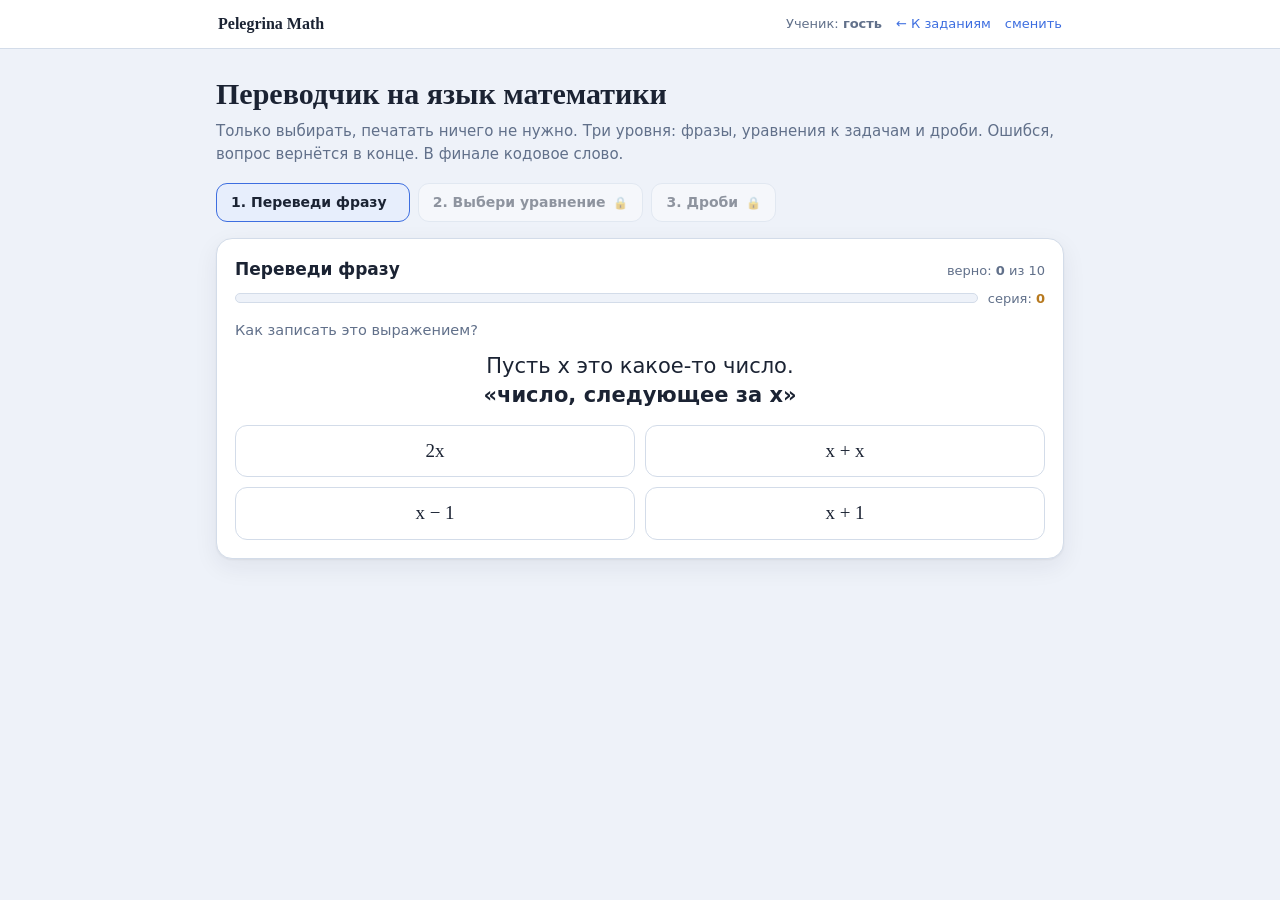
<file: trainer-perevod.html>
<!DOCTYPE html>
<html lang="ru">
<head>
<meta charset="utf-8">
<title>Переводчик на язык математики — Pelegrina Math</title>
<meta name="viewport" content="width=device-width, initial-scale=1">
<style>
  :root{
    --bg:#eef2f9; --panel:#ffffff; --ink:#1b2333; --muted:#61708a;
    --line:#d3dce9; --accent:#3d6ee0; --accent-soft:#e7eefc;
    --good:#1f9d6b; --good-soft:#e3f5ec; --bad:#d94f5c; --bad-soft:#fbe6e8;
    --warn:#b7791f; --warn-soft:#fdf3e1;
    --wood:#8a5a32; --metal:#7c8799; --metal-dark:#4d5666;
    --bag:#c99a5b; --bag-dark:#8d6431; --weight:#5b6577; --weight-top:#7d889b;
    --shadow:0 1px 2px rgba(27,35,51,.06),0 8px 24px rgba(27,35,51,.07);
    --serif:Georgia,"Iowan Old Style","Times New Roman",serif;
    --sans:system-ui,-apple-system,"Segoe UI",Roboto,sans-serif;
  }
  @media (prefers-color-scheme:dark){
    :root{
      --bg:#0f141d; --panel:#161d29; --ink:#e2e9f5; --muted:#93a1ba;
      --line:#28313f; --accent:#6a94f5; --accent-soft:#1b2740;
      --good:#48c690; --good-soft:#16281f; --bad:#f0707c; --bad-soft:#301a1d;
      --warn:#e3b05a; --warn-soft:#2f2615;
      --wood:#b98657; --metal:#8e99ab; --metal-dark:#c3cbd8;
      --bag:#c99a5b; --bag-dark:#8d6431; --weight:#8a94a6; --weight-top:#a9b2c2;
      --shadow:0 1px 2px rgba(0,0,0,.3),0 10px 30px rgba(0,0,0,.35);
    }
  }
  *{box-sizing:border-box}
  body{margin:0;background:var(--bg);color:var(--ink);font-family:var(--sans);line-height:1.5;-webkit-font-smoothing:antialiased}
  .topbar{background:var(--panel);border-bottom:1px solid var(--line)}
  .topbar .row{max-width:880px;margin:0 auto;padding:12px 18px;display:flex;align-items:center;justify-content:space-between;gap:12px}
  .topbar .logo{font-family:var(--serif);font-weight:700;font-size:16px}
  .topbar .right{font-size:13px;color:var(--muted);display:flex;gap:14px;align-items:center;flex-wrap:wrap}
  .topbar a{color:var(--accent);text-decoration:none}
  .wrap{max-width:880px;margin:0 auto;padding:22px 16px 48px}
  h1{font-family:var(--serif);font-size:clamp(22px,3.6vw,30px);margin:0 0 4px}
  .sub{color:var(--muted);margin:0 0 18px;font-size:15px}

  .levels{display:flex;gap:8px;flex-wrap:wrap;margin-bottom:16px}
  .lvl{font:inherit;font-size:14px;font-weight:600;border:1px solid var(--line);background:var(--panel);color:var(--ink);
    border-radius:11px;padding:8px 14px;cursor:pointer;display:flex;gap:8px;align-items:center}
  .lvl[aria-pressed="true"]{border-color:var(--accent);background:var(--accent-soft)}
  .lvl:disabled{opacity:.45;cursor:not-allowed}
  .lvl .st{font-size:12px;color:var(--muted);font-weight:500}
  .lvl.done .st{color:var(--good)}

  .card{background:var(--panel);border:1px solid var(--line);border-radius:16px;box-shadow:var(--shadow);padding:18px}
  .card + .card{margin-top:14px}
  .task-head{display:flex;justify-content:space-between;align-items:baseline;gap:10px;flex-wrap:wrap;margin-bottom:6px}
  .task-head h2{font-size:17px;margin:0}
  .counter{font-size:13px;color:var(--muted)}
  .lead{margin:0 0 10px;color:var(--muted);font-size:14.5px}

  .eq{font-family:var(--serif);font-size:clamp(22px,4.4vw,30px);text-align:center;margin:6px 0 2px;letter-spacing:.3px;font-variant-numeric:tabular-nums}
  .eq.small{font-size:20px}
  svg.scale{width:100%;height:auto;display:block;user-select:none}
  .item{cursor:pointer}
  .item:hover{filter:brightness(1.08)}
  .beam{fill:var(--wood)}
  .stand{fill:var(--metal)}
  .string{stroke:var(--metal);stroke-width:1.6}
  .dish{fill:var(--metal-dark)}
  .bag{fill:var(--bag);stroke:var(--bag-dark);stroke-width:1.5}
  .bag-tie{fill:var(--bag-dark)}
  .bag-t{fill:#3a2810;font:700 15px var(--serif);text-anchor:middle}
  .wt{fill:var(--weight)}
  .wt-top{fill:var(--weight-top)}
  .wt-t{fill:#fff;font:700 11px var(--sans);text-anchor:middle}

  .tools{display:flex;flex-wrap:wrap;gap:10px;justify-content:center;margin-top:8px}
  .tool{display:flex;align-items:center;gap:6px;background:var(--bg);border:1px solid var(--line);border-radius:12px;padding:6px 8px}
  .tool span{font-size:14px}
  .num{width:52px;font:inherit;font-size:16px;text-align:center;padding:5px 4px;border:1px solid var(--line);border-radius:8px;background:var(--panel);color:var(--ink)}
  button.b{font:inherit;font-size:14px;font-weight:600;border:0;border-radius:9px;padding:7px 12px;cursor:pointer;background:var(--accent);color:#fff}
  button.b:disabled{opacity:.4;cursor:not-allowed}
  button.b.ghost{background:transparent;color:var(--accent);border:1px solid var(--line)}
  button.b.good{background:var(--good)}
  .hint-line{font-size:13px;color:var(--muted);text-align:center;margin-top:8px}

  .msg{margin-top:12px;padding:10px 14px;border-radius:11px;font-size:15px;display:none}
  .msg.show{display:block}
  .msg.ok{background:var(--good-soft);color:var(--good)}
  .msg.bad{background:var(--bad-soft);color:var(--bad)}
  .msg.warn{background:var(--warn-soft);color:var(--warn)}
  .msg.info{background:var(--accent-soft);color:var(--ink)}
  .msg b{color:inherit}

  .choices{display:grid;grid-template-columns:1fr 1fr;gap:10px;margin-top:14px}
  @media (max-width:560px){.choices{grid-template-columns:1fr}}
  .choice{font:inherit;font-size:15px;text-align:left;padding:11px 14px;border:1px solid var(--line);border-radius:12px;background:var(--panel);color:var(--ink);cursor:pointer}
  .choice:hover{border-color:var(--accent)}
  .choice.right{border-color:var(--good);background:var(--good-soft)}
  .choice.wrong{border-color:var(--bad);background:var(--bad-soft)}
  .choice:disabled{cursor:default}
  .pair{display:grid;grid-template-columns:1fr;gap:4px;justify-items:center;margin:8px 0}
  .arrow{color:var(--muted);font-size:14px}

  .notebook{margin:10px auto 0;max-width:560px;background:
      repeating-linear-gradient(0deg,transparent 0 37px,var(--line) 37px 38px);padding:2px 0}
  .nl{display:grid;grid-template-columns:1fr auto;align-items:center;min-height:38px;gap:12px;padding:0 6px}
  .nl .e{font-family:var(--serif);font-size:21px;text-align:center;font-variant-numeric:tabular-nums}
  .nl .o{font-family:var(--serif);font-size:16px;color:var(--accent);min-width:74px;border-left:2px solid var(--accent);padding-left:8px}
  .op-row{display:flex;flex-wrap:wrap;gap:8px;justify-content:center;align-items:center;margin-top:12px}
  .opbtn{font:inherit;font-size:18px;font-weight:700;width:42px;height:40px;border:1px solid var(--line);border-radius:10px;background:var(--panel);color:var(--ink);cursor:pointer}
  .opbtn[aria-pressed="true"]{border-color:var(--accent);background:var(--accent-soft);color:var(--accent)}
  .txt{font:inherit;font-size:18px;padding:7px 10px;border:1px solid var(--line);border-radius:9px;background:var(--panel);color:var(--ink);font-family:var(--serif)}
  .txt.amt{width:90px;text-align:center}
  .txt.line{width:min(320px,100%);text-align:center}
  .entry{display:flex;flex-wrap:wrap;gap:8px;justify-content:center;margin-top:12px}
  .small-note{font-size:13px;color:var(--muted);text-align:center;margin-top:6px}

  .final{text-align:center;padding:26px 18px}
  .final .big{font-size:46px;line-height:1.1}
  .code{display:inline-block;font:700 30px var(--serif);letter-spacing:6px;padding:10px 22px;border:2px dashed var(--accent);border-radius:14px;margin:12px 0;color:var(--accent)}
  .rules{margin-top:14px;font-size:14px;color:var(--muted)}
  .rules b{color:var(--ink)}

  .goal{display:flex;align-items:center;gap:10px;margin:4px 0 12px}
  .bar{flex:1;height:10px;border-radius:6px;background:var(--bg);border:1px solid var(--line);overflow:hidden}
  .bar i{display:block;height:100%;background:var(--good);transition:width .3s}
  .streak{font-size:13px;color:var(--muted);white-space:nowrap}
  .streak b{color:var(--warn)}
  .ask{font-family:var(--serif);font-size:clamp(20px,4vw,26px);text-align:center;margin:10px 0 4px}
  .ask .v{color:var(--accent)}
  .chips{display:flex;flex-wrap:wrap;gap:8px;justify-content:center;margin:14px 0 6px}
  .chip{font:inherit;font-family:var(--serif);font-size:24px;padding:6px 14px;border:2px solid var(--line);border-radius:12px;background:var(--panel);color:var(--ink);cursor:pointer;min-width:56px}
  .chip:hover{border-color:var(--accent)}
  .chip.sel{border-color:var(--accent);background:var(--accent-soft);color:var(--accent)}
  .chip.num-hit{border-color:var(--bad);background:var(--bad-soft)}
  .sol{max-width:520px;margin:12px auto 0;display:flex;flex-direction:column;gap:6px}
  .sline{font:inherit;font-family:var(--serif);font-size:21px;text-align:center;padding:8px 12px;border:1px solid var(--line);border-radius:10px;background:var(--panel);color:var(--ink);cursor:pointer;font-variant-numeric:tabular-nums}
  .sline:hover{border-color:var(--accent)}
  .sline.cond{cursor:default;background:var(--bg);font-weight:700}
  .sline.cond:hover{border-color:var(--line)}
  .sline.okline{border-color:var(--good);background:var(--good-soft)}
  .sline.found{border-color:var(--bad);background:var(--bad-soft)}
  .sline:disabled{cursor:default}
  .q{font-size:clamp(18px,3.6vw,21px);text-align:center;margin:10px 0 2px;line-height:1.4}
  .q .m{font-family:var(--serif);white-space:nowrap}
  .choice.m{font-family:var(--serif);font-size:19px;text-align:center}
</style>
</head>
<body>
  <div class="topbar">
    <div class="row">
      <span class="logo">Pelegrina Math</span>
      <span class="right">
        <span>Ученик: <b id="student-name">…</b></span>
        <a href="index.html">← К заданиям</a>
        <a href="#" id="logout">сменить</a>
      </span>
    </div>
  </div>

  <div class="wrap">
    <h1>Переводчик на язык математики</h1>
    <p class="sub">Только выбирать, печатать ничего не нужно. Три уровня: фразы, уравнения к задачам и дроби. Ошибся, вопрос вернётся в конце. В финале кодовое слово.</p>
    <div class="levels" id="levels"></div>
    <div id="stage"></div>
  </div>

  <script src="js/config.js"></script>
  <script src="js/app.js"></script>
  <script src="js/stats.js"></script>
  <script>
  (function(){
    var student = (typeof requireStudent==="function") ? requireStudent() : { id:null, name:"гость" };
    document.getElementById("student-name").textContent = student.name + (student.admin ? " (админ)" : "");
    document.getElementById("logout").addEventListener("click", function(e){
      e.preventDefault(); localStorage.removeItem("student"); location.reload();
    });

    var CODE_WORD = "ПЕРЕВОД";
    var DATA = {"L1": [{"q": "x увеличили на 4, а результат утроили", "a": "3(x + 4)", "w": ["3x + 4", "x + 12", "4x + 3"], "why": "Сначала x + 4, потом всё это умножаем на 3, поэтому нужны скобки: 3(x + 4)."}, {"q": "x утроили, а потом увеличили на 4", "a": "3x + 4", "w": ["3(x + 4)", "x + 7", "4(x + 3)"], "why": "Сначала 3x, потом прибавляем 4: 3x + 4. Скобки не нужны."}, {"q": "число на 7 меньше x", "a": "x − 7", "w": ["7 − x", "x : 7", "7x"], "why": "На 7 меньше значит из x вычли 7: x − 7."}, {"q": "число в 5 раз больше x", "a": "5x", "w": ["x + 5", "x : 5", "x − 5"], "why": "В 5 раз больше значит умножить на 5: 5x. «На 5 больше» было бы x + 5."}, {"q": "половина x", "a": "x/2", "w": ["2x", "x − 2", "x + 2"], "why": "Половина значит разделить на 2: x/2."}, {"q": "число, следующее за x", "a": "x + 1", "w": ["x − 1", "2x", "x + x"], "why": "Следующее число на 1 больше: x + 1."}, {"q": "сумма x и следующего за ним числа", "a": "x + (x + 1)", "w": ["x + 1", "2x", "x(x + 1)"], "why": "Следующее за x это x + 1, их сумма x + (x + 1)."}, {"q": "из x вычли 5, а результат разделили на 2", "a": "(x − 5)/2", "w": ["x − 5/2", "x/2 − 5", "2(x − 5)"], "why": "Делим весь результат x − 5, поэтому он целиком в числителе: (x − 5)/2."}, {"q": "сколько лет будет через 6 лет человеку, которому сейчас x", "a": "x + 6", "w": ["6x", "x − 6", "6 − x"], "why": "Через 6 лет станет на 6 больше: x + 6."}, {"q": "сколько лет было 3 года назад человеку, которому сейчас x", "a": "x − 3", "w": ["x + 3", "3x", "3 − x"], "why": "3 года назад было на 3 меньше: x − 3."}, {"q": "стоимость 5 тетрадей по x рублей", "a": "5x", "w": ["x + 5", "x : 5", "5 + x"], "why": "5 тетрадей по x рублей: 5 · x = 5x."}, {"q": "путь за 2 часа со скоростью x км/ч", "a": "2x", "w": ["x + 2", "x : 2", "x − 2"], "why": "Путь = скорость · время = x · 2 = 2x."}, {"q": "удвоенное x минус 7", "a": "2x − 7", "w": ["2(x − 7)", "x − 14", "7 − 2x"], "why": "Сначала удвоили: 2x, потом вычли 7: 2x − 7."}, {"q": "x уменьшили в 4 раза", "a": "x/4", "w": ["x − 4", "4x", "4 − x"], "why": "В 4 раза меньше значит разделить на 4: x/4. «На 4 меньше» было бы x − 4."}], "L2": [{"q": "Я задумал число, прибавил к нему 6, а результат умножил на 5. Получилось 45.", "a": "5(x + 6) = 45", "w": ["5x + 6 = 45", "x + 6 · 5 = 45", "5(x + 45) = 6"], "why": "Умножаем весь результат x + 6, значит в скобках: 5(x + 6) = 45."}, {"q": "Сумма двух чисел 50, одно на 8 больше другого. Меньшее число x.", "a": "x + (x + 8) = 50", "w": ["x + 8 = 50", "8x = 50", "x + 8x = 50"], "why": "Второе число x + 8, вместе x + (x + 8) = 50."}, {"q": "В классе 28 учеников, мальчиков на 4 меньше, чем девочек. Девочек x.", "a": "x + (x − 4) = 28", "w": ["x + (x + 4) = 28", "x − 4 = 28", "4x = 28"], "why": "Мальчиков на 4 меньше: x − 4. Все вместе x + (x − 4) = 28."}, {"q": "Маме 36 лет, дочери 8. Через t лет мама будет в 3 раза старше дочери.", "a": "36 + t = 3(8 + t)", "w": ["36 + t = 3 · 8 + t", "36 = 3(8 + t)", "3(36 + t) = 8 + t"], "why": "Через t лет маме 36 + t, дочери 8 + t. Мамин возраст в 3 раза больше дочкиного: 36 + t = 3(8 + t)."}, {"q": "Ручка стоит x рублей, карандаш на 15 рублей дешевле. 3 ручки и 2 карандаша стоят 155 рублей.", "a": "3x + 2(x − 15) = 155", "w": ["3x + 2x − 15 = 155", "3x + 2(x + 15) = 155", "5x = 155"], "why": "Карандаш x − 15, два карандаша 2(x − 15). Скобки нужны: 15 рублей скидки на каждом карандаше."}, {"q": "Периметр прямоугольника 40 см, ширина x, длина в 3 раза больше ширины.", "a": "2(x + 3x) = 40", "w": ["x + 3x = 40", "3x · x = 40", "2x + 3x = 40"], "why": "Длина 3x. Периметр это две ширины и две длины: 2(x + 3x) = 40."}, {"q": "Два автомобиля выехали навстречу друг другу из городов в 360 км и встретились через 3 часа. Скорость одного x км/ч, другого на 10 км/ч больше.", "a": "3x + 3(x + 10) = 360", "w": ["3(x + 10) = 360", "x + x + 10 = 360", "3x + x + 10 = 360"], "why": "За 3 часа первый проехал 3x, второй 3(x + 10). Вместе они проехали всё расстояние."}, {"q": "Сумма трёх последовательных натуральных чисел равна 63. Меньшее число x.", "a": "x + (x + 1) + (x + 2) = 63", "w": ["x + x + x = 63", "x + 1 + 2 = 63", "3x + 1 = 63"], "why": "Три подряд идущих числа: x, x + 1, x + 2."}], "L3": [{"q": "<span class='m'>x/4 + x/6 = 5</span><br>На какое число удобнее всего умножить обе части?", "a": "12", "w": ["10", "6", "4"], "why": "Нужно число, которое делится и на 4, и на 6. Самое маленькое такое 12."}, {"q": "<span class='m'>x/3 + x/2 = 10</span><br>На какое число удобнее всего умножить обе части?", "a": "6", "w": ["5", "3", "9"], "why": "6 делится и на 3, и на 2."}, {"q": "<span class='m'>x/2 − (x − 1)/5 = 2</span><br>Умножаем обе части на 10. Что получится?", "a": "5x − 2(x − 1) = 20", "w": ["5x − 2x − 1 = 20", "5x − 2(x − 1) = 2", "x − (x − 1) = 20"], "why": "Каждое слагаемое и правую часть умножаем на 10. Числитель x − 1 берём в скобки: 5x − 2(x − 1) = 20."}, {"q": "<span class='m'>x − (x − 3)/2 = 4</span><br>Умножаем обе части на 2. Что получится?", "a": "2x − (x − 3) = 8", "w": ["x − (x − 3) = 8", "2x − x − 3 = 8", "2x − (x − 3) = 4"], "why": "Умножаем на 2 и одиночный x, и 4. Числитель в скобках, минус перед ним относится ко всей скобке."}, {"q": "<span class='m'>(x + 1)/3 − (x − 2)/4 = 1</span><br>Умножаем обе части на 12. Что получится?", "a": "4(x + 1) − 3(x − 2) = 12", "w": ["4(x + 1) − 3x − 6 = 12", "4(x + 1) − 3(x − 2) = 1", "4x + 1 − 3x − 2 = 12"], "why": "12 : 3 = 4, 12 : 4 = 3. Числители в скобках, правая часть тоже умножается: 4(x + 1) − 3(x − 2) = 12."}, {"q": "<span class='m'>(2x − 1)/3 = 5</span><br>Чему равен x?", "a": "8", "w": ["3", "2", "7"], "why": "Умножаем на 3: 2x − 1 = 15, 2x = 16, x = 8."}, {"q": "<span class='m'>x/4 − 2 = 1</span><br>Чему равен x?", "a": "12", "w": ["4", "−4", "3"], "why": "Умножаем на 4 каждое слагаемое: x − 8 = 4, x = 12."}]};
    var SKEY = "perevod_progress_" + (student.id || (student.name||"anon").toLowerCase());
    function loadP(){ try{ return JSON.parse(localStorage.getItem(SKEY)||"{}"); }catch(e){ return {}; } }
    function saveP(){ try{ localStorage.setItem(SKEY, JSON.stringify(P)); }catch(e){} }
    var P = loadP(); P.done = P.done || {};

    function sendLevel(level, title, summary){
      if (student && student.admin) return;
      var row = {
        student: student.name, student_id: student.id || "",
        assignment_id: "trainer_perevod", assignment_title: "Тренажёр «Переводчик»",
        problem_id: "perevod_level" + level, task_number: level,
        answer: title + ": " + summary, correct: true, attempt: 1,
        on_time: true, deadline: "", time: new Date().toISOString()
      };
      try{ var b=JSON.parse(localStorage.getItem("attempts_backup")||"[]"); b.push(row); localStorage.setItem("attempts_backup", JSON.stringify(b)); }catch(e){}
      if (!window.CONFIG || !CONFIG.endpoint) return;
      var payload = JSON.stringify(row);
      try{
        if (navigator.sendBeacon) navigator.sendBeacon(CONFIG.endpoint, new Blob([payload],{type:"text/plain;charset=utf-8"}));
        else fetch(CONFIG.endpoint,{method:"POST",mode:"no-cors",keepalive:true,headers:{"Content-Type":"text/plain;charset=utf-8"},body:payload});
      }catch(e){}
    }

    function shuffle(a){ for(var i=a.length-1;i>0;i--){ var j=Math.floor(Math.random()*(i+1)); var t=a[i]; a[i]=a[j]; a[j]=t; } return a; }
    function el(tag, cls, html){ var e=document.createElement(tag); if(cls) e.className=cls; if(html!=null) e.innerHTML=html; return e; }
    function setMsg(box, kind, html){ box.className = "msg show " + kind; box.innerHTML = html; }

    var LEVELS = [
      { id:1, title:"Переведи фразу", pool:"L1", take:10, lead:"Как записать это выражением?", prefix:"Пусть x это какое-то число. " },
      { id:2, title:"Выбери уравнение", pool:"L2", take:6, lead:"Какое уравнение подходит к задаче?", prefix:"" },
      { id:3, title:"Дроби", pool:"L3", take:6, lead:"Выбери верный вариант.", prefix:"" }
    ];
    var current = 1;
    function unlocked(id){ return student.admin || id===1 || P.done[id-1]; }
    function renderLevels(){
      var box = document.getElementById("levels"); box.innerHTML = "";
      LEVELS.forEach(function(L){
        var b = el("button","lvl" + (P.done[L.id] ? " done":""));
        b.setAttribute("aria-pressed", String(current===L.id));
        b.disabled = !unlocked(L.id);
        b.innerHTML = L.id + ". " + L.title + ' <span class="st">' + (P.done[L.id] ? "✓ пройден" : (unlocked(L.id) ? "" : "🔒")) + "</span>";
        b.addEventListener("click", function(){ current = L.id; start(); });
        box.appendChild(b);
      });
      if (P.done[1] && P.done[2] && P.done[3]){
        var f = el("button","lvl", "🏁 Финиш");
        f.setAttribute("aria-pressed", String(current===4));
        f.addEventListener("click", function(){ current = 4; start(); });
        box.appendChild(f);
      }
    }
    function start(){
      renderLevels();
      var st = document.getElementById("stage"); st.innerHTML = "";
      if (current<=3) quiz(st, LEVELS[current-1]); else finale(st);
    }

    function quiz(root, L){
      var queue = shuffle(DATA[L.pool].slice()).slice(0, L.take);
      var total = queue.length, right = 0, errors = 0, streak = 0;
      var card = el("div","card"); root.appendChild(card);
      function task(){
        var T = queue.shift();
        var opts = shuffle([T.a].concat(T.w));
        card.innerHTML =
          '<div class="task-head"><h2>' + L.title + '</h2><span class="counter">верно: <b>' + right + '</b> из ' + total + '</span></div>' +
          '<div class="goal"><div class="bar"><i style="width:' + (100*right/total) + '%"></i></div><span class="streak">серия: <b>' + streak + '</b></span></div>' +
          '<p class="lead">' + L.lead + '</p>' +
          '<div class="q">' + (L.id===1 ? 'Пусть x это какое-то число.<br><b>«' + T.q + '»</b>' : T.q) + '</div>' +
          '<div class="choices" id="ch"></div><div class="msg" id="msg"></div>';
        var ch = card.querySelector("#ch"), msg = card.querySelector("#msg"), over = false;
        opts.forEach(function(o){
          var b = el("button","choice m", o);
          b.onclick = function(){
            if (over) return; over = true;
            ch.querySelectorAll("button").forEach(function(x){ x.disabled = true; if (x.textContent===T.a) x.classList.add("right"); });
            if (o===T.a){
              right++; streak++;
              setMsg(msg,"ok", (streak>=5 ? "🔥 Серия " + streak + "!" : streak>=3 ? "⚡ Серия " + streak + "!" : "Верно ✓"));
              setTimeout(next, 700);
            } else {
              errors++; streak = 0; b.classList.add("wrong");
              queue.push(T);
              setMsg(msg,"bad", T.why + " Этот вопрос вернётся в конце." +
                '<div style="margin-top:8px"><button class="b" id="nx">Дальше →</button></div>');
              msg.querySelector("#nx").onclick = next;
            }
          };
          ch.appendChild(b);
        });
      }
      function next(){
        if (queue.length) task();
        else {
          var first = !P.done[L.id];
          P.done[L.id] = true; saveP();
          if (first) sendLevel(L.id, L.title, "ошибок " + errors);
          current = L.id + 1; start();
        }
      }
      task();
    }

    function finale(root){
      var card = el("div","card final");
      card.innerHTML = '<div class="big">🏆</div><h2>Все три уровня пройдены!</h2>' +
        "<p>Вот кодовое слово. Впиши его в домашнем задании:</p>" +
        '<div class="code">' + CODE_WORD + "</div>" +
        '<p class="small-note">Уровни можно проходить ещё: вопросы перемешиваются.</p>' +
        '<a class="b" style="display:inline-block;text-decoration:none;margin-top:6px;padding:9px 16px;border-radius:9px;background:var(--accent);color:#fff;font-weight:600" href="index.html">← К заданиям</a>';
      root.appendChild(card);
    }

    current = !P.done[1] ? 1 : !P.done[2] ? 2 : !P.done[3] ? 3 : 4;
    start();
  })();
  </script>
</body>
</html>
</file>
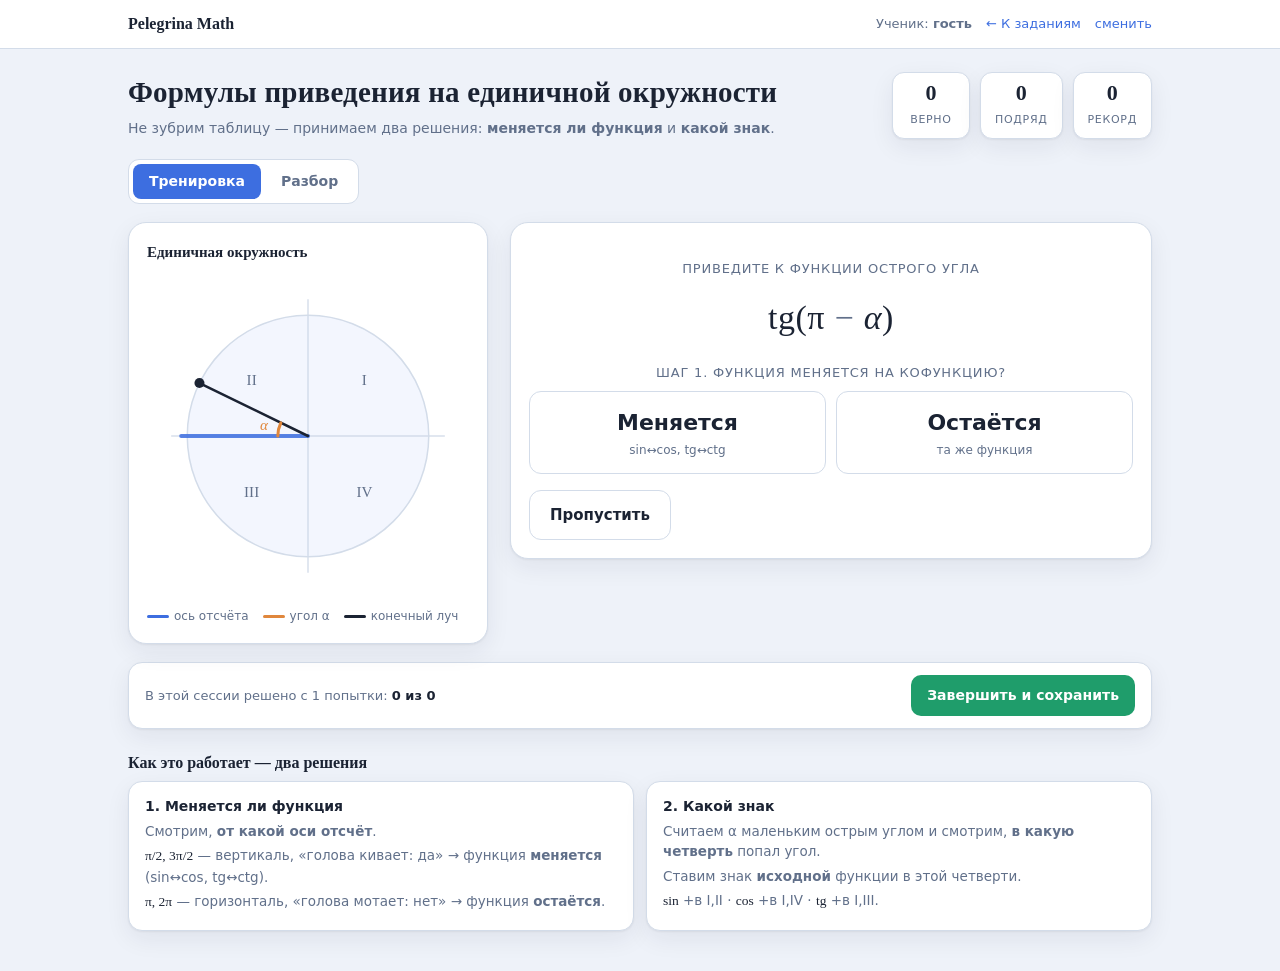
<file: trainer.html>
<!DOCTYPE html>
<html lang="ru">
<head>
<meta charset="utf-8">
<title>Тренажёр формул приведения — Pelegrina Math</title>
<meta name="viewport" content="width=device-width, initial-scale=1">
<style>
  :root{
    --bg:#eef2f9; --panel:#ffffff; --ink:#1b2333; --muted:#61708a;
    --line:#d3dce9; --grid:#c4d0e2;
    --accent:#3d6ee0; --accent-soft:#e7eefc;
    --alpha:#e0873c; --alpha-soft:#fbeedd;
    --good:#1f9d6b; --good-soft:#e3f5ec;
    --bad:#d94f5c; --bad-soft:#fbe6e8;
    --q-tint:rgba(61,110,224,.06);
    --shadow:0 1px 2px rgba(27,35,51,.06),0 8px 24px rgba(27,35,51,.07);
    --serif:Georgia,"Iowan Old Style","Times New Roman",serif;
    --sans:system-ui,-apple-system,"Segoe UI",Roboto,sans-serif;
  }
  @media (prefers-color-scheme:dark){
    :root{
      --bg:#0f141d; --panel:#161d29; --ink:#e2e9f5; --muted:#93a1ba;
      --line:#28313f; --grid:#2c3646;
      --accent:#6a94f5; --accent-soft:#1b2740;
      --alpha:#eaa25f; --alpha-soft:#33281a;
      --good:#48c690; --good-soft:#16281f;
      --bad:#f0707c; --bad-soft:#301a1d;
      --q-tint:rgba(106,148,245,.07);
      --shadow:0 1px 2px rgba(0,0,0,.3),0 10px 30px rgba(0,0,0,.35);
    }
  }
  *{box-sizing:border-box}
  body{margin:0;background:var(--bg);color:var(--ink);font-family:var(--sans);
    line-height:1.5;-webkit-font-smoothing:antialiased}

  .topbar{background:var(--panel);border-bottom:1px solid var(--line)}
  .topbar .row{max-width:1060px;margin:0 auto;padding:12px 18px;display:flex;
    align-items:center;justify-content:space-between;gap:12px}
  .topbar .logo{font-family:var(--serif);font-weight:700;font-size:16px}
  .topbar .right{font-size:13px;color:var(--muted);display:flex;gap:14px;align-items:center}
  .topbar a{color:var(--accent);text-decoration:none}
  .topbar a:hover{text-decoration:underline}

  .wrap{max-width:1060px;margin:0 auto;padding:22px 18px 40px}

  header.page{display:flex;flex-wrap:wrap;align-items:flex-end;gap:14px 20px;
    justify-content:space-between;margin-bottom:20px}
  h1{font-family:var(--serif);font-weight:700;font-size:clamp(21px,3.4vw,29px);
    margin:0;letter-spacing:.2px;text-wrap:balance}
  .sub{color:var(--muted);font-size:14px;margin:3px 0 0}
  .scoreboard{display:flex;gap:10px}
  .stat{background:var(--panel);border:1px solid var(--line);border-radius:12px;
    padding:8px 14px;text-align:center;box-shadow:var(--shadow);min-width:78px}
  .stat b{display:block;font-family:var(--serif);font-size:22px;line-height:1.1;
    font-variant-numeric:tabular-nums}
  .stat span{font-size:11px;text-transform:uppercase;letter-spacing:.7px;color:var(--muted)}

  .modes{display:inline-flex;background:var(--panel);border:1px solid var(--line);
    border-radius:11px;padding:4px;gap:4px;margin-bottom:18px}
  .modes button{font:inherit;font-size:14px;font-weight:600;border:0;cursor:pointer;
    background:transparent;color:var(--muted);padding:7px 16px;border-radius:8px}
  .modes button[aria-pressed="true"]{background:var(--accent);color:#fff}

  .grid{display:grid;grid-template-columns:minmax(0,360px) minmax(0,1fr);gap:22px;align-items:start}
  @media (max-width:820px){.grid{grid-template-columns:1fr}}

  .card{background:var(--panel);border:1px solid var(--line);border-radius:18px;
    padding:18px;box-shadow:var(--shadow)}
  .card h2{font-family:var(--serif);font-size:15px;margin:0 0 12px;font-weight:700}

  svg{width:100%;height:auto;display:block;touch-action:none}
  .legend{display:flex;flex-wrap:wrap;gap:6px 14px;margin-top:10px;font-size:12px;color:var(--muted)}
  .legend i{display:inline-block;width:22px;height:3px;border-radius:2px;vertical-align:middle;margin-right:5px}

  .expr{font-family:var(--serif);font-size:clamp(26px,5vw,34px);letter-spacing:.5px;
    text-align:center;padding:6px 0 2px}
  .fn{font-style:normal}
  .va{font-style:italic}
  .ax{font-style:normal}
  .op{margin:0 .28em;color:var(--muted)}
  .hl-change{color:var(--accent);font-weight:700}
  .hl-sign{color:var(--alpha);font-weight:700}

  .prompt{color:var(--muted);font-size:13px;text-align:center;margin:18px 0 8px;
    text-transform:uppercase;letter-spacing:.8px}
  .choices{display:grid;grid-template-columns:1fr 1fr;gap:10px}
  .choice{font:inherit;font-size:16px;font-weight:600;border:1.5px solid var(--line);
    background:var(--panel);color:var(--ink);border-radius:12px;padding:14px 8px;cursor:pointer;
    transition:transform .08s ease,border-color .12s,background .12s}
  .choice:hover{border-color:var(--accent)}
  .choice:active{transform:translateY(1px)}
  .choice:focus-visible{outline:2px solid var(--accent);outline-offset:2px}
  .choice.pick-good{border-color:var(--good);background:var(--good-soft);color:var(--good)}
  .choice.pick-bad{border-color:var(--bad);background:var(--bad-soft);color:var(--bad)}
  .choice[disabled]{cursor:default;opacity:.55}
  .choice[disabled].pick-good,.choice[disabled].pick-bad{opacity:1}
  .choice .big{font-size:22px;display:block}
  .choice small{display:block;font-weight:500;font-size:12px;color:var(--muted);margin-top:2px}

  .explain{margin-top:14px;font-size:14px;border-left:3px solid var(--accent);
    background:var(--accent-soft);border-radius:0 10px 10px 0;padding:10px 14px}
  .explain.warm{border-left-color:var(--alpha);background:var(--alpha-soft)}
  .explain b{font-weight:700}
  .explain .tag{font-family:var(--serif)}
  .hidden{display:none}

  .result{margin-top:16px;text-align:center}
  .result .expr{margin:0}
  .result .verdict{font-size:13px;color:var(--muted);margin-top:2px}

  .actions{display:flex;gap:10px;margin-top:16px}
  .btn{font:inherit;font-weight:700;font-size:15px;border:0;border-radius:12px;
    padding:13px 20px;cursor:pointer;flex:1}
  .btn.primary{background:var(--accent);color:#fff}
  .btn.ghost{background:transparent;border:1.5px solid var(--line);color:var(--ink);flex:0 0 auto}
  .btn:focus-visible{outline:2px solid var(--accent);outline-offset:2px}

  .segs{display:flex;flex-direction:column;gap:12px;margin-bottom:6px}
  .segrow{display:flex;flex-direction:column;gap:5px}
  .segrow > span{font-size:11px;text-transform:uppercase;letter-spacing:.7px;color:var(--muted)}
  .seg{display:flex;gap:6px;flex-wrap:wrap}
  .seg button{font:inherit;font-size:15px;font-weight:600;border:1.5px solid var(--line);
    background:var(--panel);color:var(--ink);border-radius:10px;padding:9px 14px;cursor:pointer;
    font-family:var(--serif)}
  .seg button[aria-pressed="true"]{border-color:var(--accent);background:var(--accent-soft);color:var(--accent)}
  .seg button:focus-visible{outline:2px solid var(--accent);outline-offset:2px}

  .savebar{display:flex;flex-wrap:wrap;align-items:center;gap:12px;justify-content:space-between;
    margin-top:18px;background:var(--panel);border:1px solid var(--line);border-radius:14px;
    padding:12px 16px;box-shadow:var(--shadow)}
  .savebar .info{font-size:13px;color:var(--muted)}
  .savebar .info b{color:var(--ink);font-variant-numeric:tabular-nums}
  .savebar .save-btn{font:inherit;font-weight:700;font-size:14px;border:0;border-radius:10px;
    padding:10px 16px;background:var(--good);color:#fff;cursor:pointer}
  .savebar .save-btn:focus-visible{outline:2px solid var(--good);outline-offset:2px}
  .savebar .saved{color:var(--good);font-weight:700;font-size:13px}

  .cheat{margin-top:22px}
  .cheat h2{font-family:var(--serif);font-size:16px;margin:0 0 6px}
  .rules{display:grid;grid-template-columns:1fr 1fr;gap:12px}
  @media (max-width:560px){.rules{grid-template-columns:1fr}.choices{grid-template-columns:1fr}}
  .rule{background:var(--panel);border:1px solid var(--line);border-radius:14px;padding:14px 16px;box-shadow:var(--shadow)}
  .rule h3{margin:0 0 4px;font-size:14px}
  .rule p{margin:4px 0;font-size:13.5px;color:var(--muted)}
  .rule .k{font-family:var(--serif);color:var(--ink)}
</style>
</head>
<body>
  <div class="topbar">
    <div class="row">
      <span class="logo">Pelegrina Math</span>
      <span class="right">
        <span>Ученик: <b id="student-name">…</b></span>
        <a href="index.html">← К заданиям</a>
        <a href="#" id="logout">сменить</a>
      </span>
    </div>
  </div>

  <div class="wrap">
    <header class="page">
      <div>
        <h1>Формулы приведения на единичной окружности</h1>
        <p class="sub">Не зубрим таблицу — принимаем два решения: <b>меняется ли функция</b> и <b>какой знак</b>.</p>
      </div>
      <div class="scoreboard">
        <div class="stat"><b id="sc-score">0</b><span>верно</span></div>
        <div class="stat"><b id="sc-streak">0</b><span>подряд</span></div>
        <div class="stat"><b id="sc-best">0</b><span>рекорд</span></div>
      </div>
    </header>

    <div class="modes" role="group" aria-label="Режим">
      <button id="mode-train" aria-pressed="true">Тренировка</button>
      <button id="mode-explore" aria-pressed="false">Разбор</button>
    </div>

    <div class="grid">
      <div class="card">
        <h2>Единичная окружность</h2>
        <svg id="circle" viewBox="0 0 320 320" aria-label="Единичная окружность с углом"></svg>
        <div class="legend">
          <span><i style="background:var(--accent)"></i>ось отсчёта</span>
          <span><i style="background:var(--alpha)"></i>угол α</span>
          <span><i style="background:var(--ink)"></i>конечный луч</span>
        </div>
      </div>

      <div class="card" id="panel">
        <div id="train">
          <div class="prompt">Приведите к функции острого угла</div>
          <div class="expr" id="t-expr"></div>

          <div id="step1">
            <div class="prompt">Шаг 1. Функция меняется на кофункцию?</div>
            <div class="choices">
              <button class="choice" data-s1="1"><span class="big">Меняется</span><small>sin↔cos, tg↔ctg</small></button>
              <button class="choice" data-s1="0"><span class="big">Остаётся</span><small>та же функция</small></button>
            </div>
          </div>

          <div id="step2" class="hidden">
            <div class="prompt">Шаг 2. Какой знак у результата?</div>
            <div class="choices">
              <button class="choice" data-s2="1"><span class="big">+</span></button>
              <button class="choice" data-s2="0"><span class="big">−</span></button>
            </div>
          </div>

          <div class="explain hidden" id="t-explain"></div>

          <div class="result hidden" id="t-result">
            <div class="prompt">Итог</div>
            <div class="expr" id="t-answer"></div>
            <div class="verdict" id="t-verdict"></div>
          </div>

          <div class="actions">
            <button class="btn ghost" id="t-skip">Пропустить</button>
            <button class="btn primary hidden" id="t-next">Дальше →</button>
          </div>
        </div>

        <div id="explore" class="hidden">
          <div class="segs">
            <div class="segrow"><span>Функция</span>
              <div class="seg" id="seg-fn">
                <button data-fn="sin" aria-pressed="true">sin</button>
                <button data-fn="cos" aria-pressed="false">cos</button>
                <button data-fn="tg" aria-pressed="false">tg</button>
              </div>
            </div>
            <div class="segrow"><span>От какой оси отсчёт</span>
              <div class="seg" id="seg-ax">
                <button data-ax="90" aria-pressed="true">π/2</button>
                <button data-ax="180" aria-pressed="false">π</button>
                <button data-ax="270" aria-pressed="false">3π/2</button>
                <button data-ax="360" aria-pressed="false">2π</button>
              </div>
            </div>
            <div class="segrow"><span>Сдвиг</span>
              <div class="seg" id="seg-dir">
                <button data-dir="1" aria-pressed="true">+ α</button>
                <button data-dir="-1" aria-pressed="false">− α</button>
              </div>
            </div>
          </div>
          <div class="result">
            <div class="expr" id="e-expr"></div>
            <div class="expr" id="e-answer" style="font-size:26px"></div>
          </div>
          <div class="explain" id="e-explain"></div>
        </div>
      </div>
    </div>

    <div class="savebar">
      <div class="info">В этой сессии решено с 1 попытки: <b id="s-info">0 из 0</b></div>
      <div>
        <span class="saved hidden" id="s-saved">✓ результат отправлен учителю</span>
        <button class="save-btn" id="s-save">Завершить и сохранить</button>
      </div>
    </div>

    <div class="cheat">
      <h2>Как это работает — два решения</h2>
      <div class="rules">
        <div class="rule">
          <h3>1. Меняется ли функция</h3>
          <p>Смотрим, <b>от какой оси отсчёт</b>.</p>
          <p><span class="k">π/2, 3π/2</span> — вертикаль, «голова кивает: да» → функция <b>меняется</b> (sin↔cos, tg↔ctg).</p>
          <p><span class="k">π, 2π</span> — горизонталь, «голова мотает: нет» → функция <b>остаётся</b>.</p>
        </div>
        <div class="rule">
          <h3>2. Какой знак</h3>
          <p>Считаем α маленьким острым углом и смотрим, <b>в какую четверть</b> попал угол.</p>
          <p>Ставим знак <b>исходной</b> функции в этой четверти.</p>
          <p><span class="k">sin</span> +в I,II · <span class="k">cos</span> +в I,IV · <span class="k">tg</span> +в I,III.</p>
        </div>
      </div>
    </div>
  </div>

  <script src="js/config.js"></script>
  <script src="js/app.js"></script>
  <script src="js/stats.js"></script>
  <script>
  (function(){
    "use strict";
    var CX=160, CY=160, R=120, ALPHA=26;
    var svg=document.getElementById("circle");
    var SVGNS="http://www.w3.org/2000/svg";

    // ----- student (переиспользуем логику сайта из app.js) -----
    var student = (typeof requireStudent==="function")
      ? requireStudent() : { id:null, name:"гость" };
    document.getElementById("student-name").textContent =
      student.name + (student.admin ? " (админ)" : "");
    document.getElementById("logout").addEventListener("click", function(e){
      e.preventDefault(); localStorage.removeItem("student"); location.reload();
    });

    function el(name,attrs,text){
      var e=document.createElementNS(SVGNS,name);
      for(var k in attrs) e.setAttribute(k,attrs[k]);
      if(text!=null) e.textContent=text;
      return e;
    }
    function polar(deg,r){var a=deg*Math.PI/180;return [CX+r*Math.cos(a), CY-r*Math.sin(a)];}
    function norm(d){return ((d%360)+360)%360;}
    function quadrant(deg){var n=norm(deg);return n<90?1:n<180?2:n<270?3:4;}
    var cofn={sin:"cos",cos:"sin",tg:"ctg",ctg:"tg"};
    var axisLabel={90:"π/2",180:"π",270:"3π/2",360:"2π"};

    function sign(fn,q){
      if(fn==="sin") return (q===1||q===2)?1:-1;
      if(fn==="cos") return (q===1||q===4)?1:-1;
      return (q===1||q===3)?1:-1;
    }
    function derive(fn,axis,dir){
      var changes=(axis===90||axis===270);
      var resFn=changes?cofn[fn]:fn;
      var termDeg=axis+dir*ALPHA;
      var q=quadrant(termDeg);
      return {fn:fn,axis:axis,dir:dir,changes:changes,resFn:resFn,termDeg:termDeg,q:q,sign:sign(fn,q)};
    }
    var ROMAN=["","I","II","III","IV"];

    function drawCircle(d,opts){
      opts=opts||{};
      while(svg.firstChild) svg.removeChild(svg.firstChild);
      var qc=[[0,90],[90,180],[180,270],[270,360]];
      for(var i=0;i<4;i++){
        var p0=polar(qc[i][0],R), p1=polar(qc[i][1],R);
        var path="M"+CX+","+CY+" L"+p0[0]+","+p0[1]+" A"+R+","+R+" 0 0 0 "+p1[0]+","+p1[1]+" Z";
        var isQ = d && (i+1===d.q) && opts.showQuad;
        svg.appendChild(el("path",{d:path,fill:isQ?"var(--alpha-soft)":"var(--q-tint)"}));
      }
      svg.appendChild(el("line",{x1:CX-R-16,y1:CY,x2:CX+R+16,y2:CY,stroke:"var(--grid)","stroke-width":1}));
      svg.appendChild(el("line",{x1:CX,y1:CY-R-16,x2:CX,y2:CY+R+16,stroke:"var(--grid)","stroke-width":1}));
      svg.appendChild(el("circle",{cx:CX,cy:CY,r:R,fill:"none",stroke:"var(--line)","stroke-width":1.5}));
      var qpos=[45,135,225,315];
      for(var j=0;j<4;j++){
        var pp=polar(qpos[j],R*0.66);
        var act=(d&&j+1===d.q&&opts.showQuad);
        svg.appendChild(el("text",{x:pp[0],y:pp[1]+5,"text-anchor":"middle","font-family":"Georgia,serif",
          "font-size":15,fill:act?"var(--alpha)":"var(--muted)","font-weight":act?"700":"400"},ROMAN[j+1]));
      }
      if(!d) return;
      var bp=polar(d.axis,R+6);
      svg.appendChild(el("line",{x1:CX,y1:CY,x2:bp[0],y2:bp[1],stroke:"var(--accent)","stroke-width":4,"stroke-linecap":"round",opacity:.85}));
      var tp=polar(d.termDeg,R);
      svg.appendChild(el("line",{x1:CX,y1:CY,x2:tp[0],y2:tp[1],stroke:"var(--ink)","stroke-width":2.5,"stroke-linecap":"round"}));
      svg.appendChild(el("circle",{cx:tp[0],cy:tp[1],r:5,fill:"var(--ink)"}));
      var rr=30, ap0=polar(d.axis,rr), ap1=polar(d.termDeg,rr), sweep=(d.termDeg>d.axis)?0:1;
      svg.appendChild(el("path",{d:"M"+ap0[0]+","+ap0[1]+" A"+rr+","+rr+" 0 0 "+sweep+" "+ap1[0]+","+ap1[1],
        fill:"none",stroke:"var(--alpha)","stroke-width":3,"stroke-linecap":"round"}));
      var amid=polar((d.axis+d.termDeg)/2, rr+15);
      svg.appendChild(el("text",{x:amid[0],y:amid[1]+4,"text-anchor":"middle","font-family":"Georgia,serif","font-style":"italic","font-size":15,fill:"var(--alpha)"},"α"));
      if(opts.showSign){
        svg.appendChild(el("line",{x1:tp[0],y1:tp[1],x2:tp[0],y2:CY,stroke:"var(--muted)","stroke-width":1.4,"stroke-dasharray":"4 4"}));
        svg.appendChild(el("line",{x1:tp[0],y1:tp[1],x2:CX,y2:tp[1],stroke:"var(--muted)","stroke-width":1.4,"stroke-dasharray":"4 4"}));
        var col=d.sign>0?"var(--good)":"var(--bad)";
        if(d.fn==="cos"||d.fn==="tg") svg.appendChild(el("line",{x1:CX,y1:CY,x2:tp[0],y2:CY,stroke:col,"stroke-width":4,"stroke-linecap":"round"}));
        if(d.fn==="sin"||d.fn==="tg") svg.appendChild(el("line",{x1:CX,y1:CY,x2:CX,y2:tp[1],stroke:col,"stroke-width":4,"stroke-linecap":"round"}));
        var sp=polar(qpos[d.q-1],R*0.66);
        svg.appendChild(el("text",{x:sp[0],y:sp[1]+22,"text-anchor":"middle","font-family":"Georgia,serif","font-size":20,"font-weight":"700",fill:col},d.sign>0?"+":"−"));
      }
    }

    function exprHTML(d){
      return '<span class="fn">'+d.fn+'</span>(<span class="ax">'+axisLabel[d.axis]+'</span>'+
        '<span class="op">'+(d.dir>0?'+':'−')+'</span><span class="va">α</span>)';
    }
    function answerHTML(d,opts){
      opts=opts||{};
      if(opts.hlSign){
        return '<span class="hl-sign">'+(d.sign>0?'+':'−')+'</span><span class="fn'+(opts.hlChange?' hl-change':'')+'">'+d.resFn+'</span><span class="va">α</span>';
      }
      var sgn = d.sign>0? '' : '<span class="op" style="margin-left:0">−</span>';
      return sgn+'<span class="fn">'+d.resFn+'</span><span class="va">α</span>';
    }

    // ===== session diagnostics =====
    var S;
    function resetSession(){S={rounds:0,correctFirst:0,best:0,errSign:0,errFunc:0,axErr:{90:0,180:0,270:0,360:0},logged:false};updSInfo();}
    function updSInfo(){document.getElementById("s-info").textContent=S.correctFirst+" из "+S.rounds;}
    function sessionSummary(){
      var names={90:"π/2",180:"π",270:"3π/2",360:"2π"};
      var s=S.correctFirst+"/"+S.rounds+" с 1 попытки · серия "+S.best;
      var errs=[];
      if(S.errSign) errs.push("знак "+S.errSign);
      if(S.errFunc) errs.push("функция "+S.errFunc);
      s+=" · ошибки: "+(errs.length?errs.join(", "):"нет");
      var ax=[];[90,180,270,360].forEach(function(a){if(S.axErr[a])ax.push(names[a]+"×"+S.axErr[a]);});
      if(ax.length) s+=" · оси: "+ax.join(", ");
      return s;
    }
    function sendSession(reason){
      if(!S || S.logged || S.rounds<1) return;
      S.logged=true;
      if(student && student.admin) return; // учителя не пишем
      var row={
        student: student?student.name:"", student_id: (student&&student.id)?student.id:"",
        assignment_id:"trainer_reduction", assignment_title:"Тренажёр приведения",
        problem_id:"trainer_session", task_number:7, answer:sessionSummary(),
        correct: (S.correctFirst/S.rounds)>=0.8, attempt:S.rounds,
        on_time:true, deadline:"", time:new Date().toISOString()
      };
      try{var b=JSON.parse(localStorage.getItem("attempts_backup")||"[]");b.push(row);localStorage.setItem("attempts_backup",JSON.stringify(b));}catch(e){}
      if(!window.CONFIG || !CONFIG.endpoint) return;
      var payload=JSON.stringify(row);
      try{
        if(navigator.sendBeacon){
          navigator.sendBeacon(CONFIG.endpoint, new Blob([payload],{type:"text/plain;charset=utf-8"}));
        } else {
          fetch(CONFIG.endpoint,{method:"POST",mode:"no-cors",keepalive:true,
            headers:{"Content-Type":"text/plain;charset=utf-8"},body:payload});
        }
      }catch(e){/* не критично */}
    }

    // ===== TRAIN =====
    var T={d:null,firstTryOK:true};
    var score=0,streak=0,best=0;
    var elExpr=document.getElementById("t-expr");
    var step1=document.getElementById("step1"),step2=document.getElementById("step2");
    var tExplain=document.getElementById("t-explain");
    var tResult=document.getElementById("t-result"),tAnswer=document.getElementById("t-answer"),tVerdict=document.getElementById("t-verdict");
    var tNext=document.getElementById("t-next"),tSkip=document.getElementById("t-skip");
    var quips_good=["🧠 Чётко.","😏 Ну вот же можешь.","🫡 Принято, верно.","👑 Красиво.","🔥 В точку.","🤓 Правильно."];

    function newRound(){
      var fns=["sin","cos","tg"], axs=[90,180,270,360], dirs=[1,-1];
      var fn=fns[Math.floor(Math.random()*3)], axis=axs[Math.floor(Math.random()*4)], dir=dirs[Math.floor(Math.random()*2)];
      T.d=derive(fn,axis,dir); T.firstTryOK=true;
      elExpr.innerHTML=exprHTML(T.d);
      step1.classList.remove("hidden"); step2.classList.add("hidden");
      tExplain.classList.add("hidden"); tResult.classList.add("hidden");
      tNext.classList.add("hidden"); tSkip.classList.remove("hidden");
      resetChoices(step1); resetChoices(step2);
      drawCircle(T.d,{});
    }
    function resetChoices(c){var bs=c.querySelectorAll(".choice");for(var i=0;i<bs.length;i++){bs[i].disabled=false;bs[i].className="choice";}}
    function disable(c){var bs=c.querySelectorAll(".choice");for(var i=0;i<bs.length;i++) bs[i].disabled=true;}
    function showExplain(warm,html){tExplain.className="explain"+(warm?" warm":"");tExplain.classList.remove("hidden");tExplain.innerHTML=html;}
    function s1Explain(d){
      if(d.changes) return 'Отсчёт от оси <span class="tag">'+axisLabel[d.axis]+'</span> — это <b>вертикаль</b> (голова кивает: да). Функция <b>меняется</b>: '+d.fn+' → <b>'+d.resFn+'</b>.';
      return 'Отсчёт от оси <span class="tag">'+axisLabel[d.axis]+'</span> — это <b>горизонталь</b> (голова мотает: нет). Функция <b>остаётся</b>: '+d.resFn+'.';
    }
    function s2Explain(d){
      return 'Считаем α острым: угол <span class="tag">'+axisLabel[d.axis]+' '+(d.dir>0?'+':'−')+' α</span> попадает в <b>'+ROMAN[d.q]+'</b> четверть. Там исходный <b>'+d.fn+'</b> '+(d.sign>0?'положителен':'отрицателен')+' → знак <b>'+(d.sign>0?'+':'−')+'</b>.';
    }
    function onS1(val,btn){
      var correct=T.d.changes?1:0;
      if(val!==correct){T.firstTryOK=false;btn.classList.add("pick-bad");S.errFunc++;S.axErr[T.d.axis]++;showExplain(true,s1Explain(T.d));return;}
      btn.classList.add("pick-good");disable(step1);showExplain(true,s1Explain(T.d));
      step2.classList.remove("hidden");drawCircle(T.d,{showQuad:true});
    }
    function onS2(val,btn){
      var correct=T.d.sign>0?1:0;
      if(val!==correct){T.firstTryOK=false;btn.classList.add("pick-bad");S.errSign++;S.axErr[T.d.axis]++;showExplain(true,s2Explain(T.d));drawCircle(T.d,{showQuad:true,showSign:true});return;}
      btn.classList.add("pick-good");disable(step2);finishRound();
    }
    function finishRound(){
      drawCircle(T.d,{showQuad:true,showSign:true});
      showExplain(true,s2Explain(T.d));
      tResult.classList.remove("hidden");
      tAnswer.innerHTML=exprHTML(T.d)+' <span class="op">=</span> '+answerHTML(T.d,{hlSign:true,hlChange:T.d.changes});
      tNext.classList.remove("hidden");tSkip.classList.add("hidden");
      S.rounds++;
      if(T.firstTryOK){score++;streak++;best=Math.max(best,streak);S.correctFirst++;tVerdict.textContent=quips_good[Math.floor(Math.random()*quips_good.length)]+" +1";}
      else{streak=0;tVerdict.textContent="Разобрались — идём дальше.";}
      S.best=Math.max(S.best,streak);
      updateScore();updSInfo();
      tNext.focus();
    }
    function updateScore(){
      document.getElementById("sc-score").textContent=score;
      document.getElementById("sc-streak").textContent=streak;
      document.getElementById("sc-best").textContent=best;
    }
    step1.addEventListener("click",function(e){var b=e.target.closest(".choice");if(!b||b.disabled)return;onS1(+b.dataset.s1,b);});
    step2.addEventListener("click",function(e){var b=e.target.closest(".choice");if(!b||b.disabled)return;onS2(+b.dataset.s2,b);});
    tNext.addEventListener("click",newRound);
    tSkip.addEventListener("click",function(){streak=0;updateScore();newRound();});

    // ===== EXPLORE =====
    var E={fn:"sin",axis:90,dir:1};
    function renderExplore(){
      var d=derive(E.fn,E.axis,E.dir);
      document.getElementById("e-expr").innerHTML=exprHTML(d);
      document.getElementById("e-answer").innerHTML='<span class="op" style="margin-left:0">=</span> '+answerHTML(d,{hlSign:true,hlChange:d.changes});
      var ex=document.getElementById("e-explain");ex.className="explain";ex.innerHTML=s1Explain(d)+'<br>'+s2Explain(d);
      drawCircle(d,{showQuad:true,showSign:true});
    }
    function wireSeg(id,key,cast){
      document.getElementById(id).addEventListener("click",function(e){
        var b=e.target.closest("button");if(!b)return;
        var bs=this.querySelectorAll("button");for(var i=0;i<bs.length;i++) bs[i].setAttribute("aria-pressed","false");
        b.setAttribute("aria-pressed","true");E[key]=cast(b.dataset[key]);renderExplore();
      });
    }
    wireSeg("seg-fn","fn",String);
    wireSeg("seg-dir","dir",Number);
    document.getElementById("seg-ax").addEventListener("click",function(e){
      var b=e.target.closest("button");if(!b)return;
      var bs=this.querySelectorAll("button");for(var i=0;i<bs.length;i++) bs[i].setAttribute("aria-pressed","false");
      b.setAttribute("aria-pressed","true");E.axis=Number(b.dataset.ax);renderExplore();
    });

    // ===== mode switch =====
    var mTrain=document.getElementById("mode-train"),mExplore=document.getElementById("mode-explore");
    var vTrain=document.getElementById("train"),vExplore=document.getElementById("explore");
    mTrain.addEventListener("click",function(){
      mTrain.setAttribute("aria-pressed","true");mExplore.setAttribute("aria-pressed","false");
      vTrain.classList.remove("hidden");vExplore.classList.add("hidden");
    });
    mExplore.addEventListener("click",function(){
      mExplore.setAttribute("aria-pressed","true");mTrain.setAttribute("aria-pressed","false");
      vExplore.classList.remove("hidden");vTrain.classList.add("hidden");renderExplore();
    });

    // ===== save session =====
    var savedEl=document.getElementById("s-saved");
    document.getElementById("s-save").addEventListener("click",function(){
      if(S.rounds<1){savedEl.textContent="Сначала реши хотя бы одну — потом сохраним.";savedEl.classList.remove("hidden");return;}
      sendSession("finish");
      savedEl.textContent="✓ результат отправлен учителю";savedEl.classList.remove("hidden");
      resetSession();
    });
    // автосохранение при уходе со страницы
    window.addEventListener("visibilitychange",function(){if(document.visibilityState==="hidden") sendSession("leave");});
    window.addEventListener("pagehide",function(){sendSession("leave");});

    // init
    resetSession();
    updateScore();
    newRound();
  })();
  </script>
</body>
</html>
</file>
<file: css/style.css>
:root {
  --bg: #f5f7fa;
  --card: #ffffff;
  --ink: #1e2733;
  --muted: #6b7784;
  --accent: #2f6fed;
  --green: #1f9d55;
  --red: #d64545;
  --amber: #c98a00;
  --line: #e3e8ef;
}

* { box-sizing: border-box; }
body {
  margin: 0;
  font-family: -apple-system, "Segoe UI", Roboto, Arial, sans-serif;
  background: var(--bg);
  color: var(--ink);
  line-height: 1.5;
  -webkit-text-size-adjust: 100%;
}
button, .card, a { -webkit-tap-highlight-color: rgba(47,111,237,.15); }
.wrap { max-width: 780px; margin: 0 auto; padding: 0 16px; }

.topbar { background: var(--card); border-bottom: 1px solid var(--line); }
.topbar .wrap { display: flex; justify-content: space-between; align-items: center; height: 56px; }
.logo { font-weight: 600; color: var(--ink); text-decoration: none; }
.logo.back { color: var(--accent); }
.user { color: var(--muted); font-size: 14px; }
.logout { color: var(--accent); margin-left: 8px; font-size: 13px; }

h1 { font-size: 22px; margin: 24px 0 8px; }

.admin-bar {
  display: flex; justify-content: space-between; align-items: center; gap: 12px;
  flex-wrap: wrap; margin-top: 14px; padding: 10px 14px;
  background: #fff4e0; border: 1px solid #f0d9a8; border-radius: 10px;
  color: #8a6100; font-size: 14px;
}
.admin-bar.hidden { display: none; }
.stats-link {
  color: #fff; background: var(--amber); padding: 6px 14px;
  border-radius: 8px; text-decoration: none; font-weight: 600; white-space: nowrap;
}
.stats-link.hidden { display: none; }

.assignments { display: flex; flex-direction: column; gap: 12px; margin-top: 16px; }
.card {
  display: block; background: var(--card); border: 1px solid var(--line);
  border-left: 4px solid var(--accent); border-radius: 10px;
  padding: 14px 16px; text-decoration: none; color: inherit;
  transition: box-shadow .15s;
}
.card:hover { box-shadow: 0 3px 12px rgba(0,0,0,.07); }
.card.status-done { border-left-color: var(--green); }
.card.status-overdue { border-left-color: var(--red); }
.card-head { display: flex; justify-content: space-between; align-items: center; gap: 10px; }
.card-title { font-weight: 600; }
.card-meta { display: flex; gap: 18px; color: var(--muted); font-size: 13px; margin-top: 6px; flex-wrap: wrap; }

.badge { font-size: 12px; padding: 2px 10px; border-radius: 999px; white-space: nowrap; }
.badge.status-open { background: #e8f0ff; color: var(--accent); }
.badge.status-done { background: #e4f6ec; color: var(--green); }
.badge.status-overdue { background: #fbe6e6; color: var(--red); }

.deadline { color: var(--amber); font-size: 14px; margin: 0 0 4px; }
.deadline.done { color: var(--green); font-weight: 600; }
.intro { color: var(--muted); margin: 0 0 20px; white-space: pre-line; }

.problem {
  background: var(--card); border: 1px solid var(--line); border-radius: 10px;
  padding: 16px; margin-bottom: 14px;
}
.problem.solved { border-color: #bfe6cd; background: #f6fdf9; }
.problem-head { font-weight: 600; margin-bottom: 8px; }
.tag { color: var(--muted); font-weight: 400; font-size: 13px; margin-left: 6px; }
.problem-statement { margin-bottom: 10px; }
.problem-img { max-width: 100%; border: 1px solid var(--line); border-radius: 8px; margin: 8px 0; }

.answer-row { display: flex; align-items: center; gap: 10px; flex-wrap: wrap; }
.answer-input {
  width: 160px; padding: 9px 12px; font-size: 16px;
  border: 1px solid var(--line); border-radius: 8px;
}
.answer-input:focus { outline: none; border-color: var(--accent); }
.check-btn {
  padding: 8px 16px; font-size: 15px; background: var(--accent); color: #fff;
  border: none; border-radius: 8px; cursor: pointer;
}
.check-btn:disabled { background: #a9bde8; cursor: default; }
.feedback { font-size: 14px; }
.feedback.ok { color: var(--green); }
.feedback.bad { color: var(--red); }

/* Письменные задачи */
.written-note {
  background: #fff4e0; border: 1px solid #f0d9a8; color: #8a6100;
  border-radius: 8px; padding: 8px 12px; margin: 4px 0 10px; font-size: 14px;
}
.written-btn {
  padding: 9px 16px; font-size: 15px; font-weight: 600;
  background: var(--amber); color: #fff; border: none; border-radius: 8px; cursor: pointer;
}
.written-btn:disabled { background: #dcc38a; cursor: default; }

/* Кнопка "Закончить" и поздравление */
.finish-wrap { text-align: center; margin: 24px 0 40px; }
.finish-btn {
  padding: 12px 28px; font-size: 16px; font-weight: 600;
  background: var(--green); color: #fff; border: none;
  border-radius: 10px; cursor: pointer;
}
.finish-btn:disabled { background: #9fd3b3; cursor: not-allowed; }
.finish-hint { margin-top: 8px; font-size: 13px; color: var(--muted); }

.celebration.hidden { display: none; }
.celebration {
  margin-top: 22px; padding: 28px 20px;
  background: linear-gradient(135deg, #fff7e6, #eaf6ff);
  border: 1px solid var(--line); border-radius: 16px;
  animation: pop .35s ease;
}
.celebration-emoji { font-size: 52px; line-height: 1.2; letter-spacing: 6px; animation: bounce .6s ease; }
.celebration-text { font-size: 26px; font-weight: 700; margin-top: 10px; color: var(--ink); }
.celebration-sub { font-size: 15px; color: var(--muted); margin-top: 6px; }

@keyframes pop { from { transform: scale(.9); opacity: 0; } to { transform: scale(1); opacity: 1; } }
@keyframes bounce {
  0% { transform: translateY(0); } 30% { transform: translateY(-14px); }
  60% { transform: translateY(0); } 80% { transform: translateY(-6px); } 100% { transform: translateY(0); }
}

/* ===== Мобильные экраны ===== */
@media (max-width: 560px) {
  .wrap { padding: 0 12px; }
  h1 { font-size: 20px; margin: 18px 0 8px; }

  /* Шапка: логотип и ученик не должны налезать друг на друга */
  .topbar .wrap { height: auto; min-height: 52px; padding: 8px 0; gap: 8px; }
  .logo { font-size: 16px; }
  .user { font-size: 13px; }

  /* Поле ответа тянется на всю ширину, кнопка под ним */
  .answer-row { gap: 8px; }
  .answer-input { flex: 1 1 auto; width: auto; min-width: 0; }
  .check-btn { flex: 0 0 auto; padding: 10px 18px; }
  .feedback { flex-basis: 100%; }

  .problem { padding: 14px; }
  .card-meta { gap: 4px 14px; }

  /* "Закончить" во всю ширину — удобнее пальцем */
  .finish-btn { width: 100%; padding: 14px; font-size: 17px; }

  .celebration { padding: 22px 16px; }
  .celebration-emoji { font-size: 44px; letter-spacing: 4px; }
  .celebration-text { font-size: 22px; }

  /* Кнопка статистики у админа на всю ширину */
  .stats-link { flex: 1 1 100%; text-align: center; }
}

/* Ссылка на тренажёр приведения (над списком заданий) */
.trainer-link {
  display: flex; align-items: center; gap: 14px; margin-top: 16px;
  padding: 14px 16px; text-decoration: none; color: var(--ink);
  background: linear-gradient(0deg, #eef3fb, #eef3fb), var(--card);
  border: 1px solid #cfe0ff; border-left: 4px solid var(--accent); border-radius: 12px;
}
.trainer-link:hover { border-color: var(--accent); }
.trainer-link .tl-ico { font-size: 26px; line-height: 1; }
.trainer-link .tl-txt { display: flex; flex-direction: column; flex: 1; }
.trainer-link .tl-txt b { font-size: 15px; }
.trainer-link .tl-txt small { color: var(--muted); font-size: 13px; }
.trainer-link .tl-go { color: var(--accent); font-weight: 600; font-size: 14px; white-space: nowrap; }

/* Разбиение задания по темам (секции в assignment.html) */
.section-head {
  margin: 30px 0 6px; padding: 11px 15px;
  background: linear-gradient(0deg, #eef3fb, #eef3fb), var(--card);
  border-left: 4px solid var(--accent); border-radius: 10px;
  font-size: 16px; font-weight: 600; color: var(--ink);
}
.section-head:first-child { margin-top: 10px; }
.section-head .section-ix {
  display: inline-block; margin-right: 8px; font-size: 11px; font-weight: 600;
  letter-spacing: .6px; text-transform: uppercase; color: var(--accent);
}
.section-note {
  margin: 0 0 10px; padding: 12px 15px;
  background: #f7faff; border: 1px solid #dbe6fb; border-radius: 10px;
  font-size: 14px; color: var(--ink);
}
.section-note p { margin: 7px 0; }
.section-note p:first-child { margin-top: 0; }
.section-note p:last-child { margin-bottom: 0; }
.section-note table { border-collapse: collapse; margin: 8px 0; font-size: 14px; background: #fff; }
.section-note th, .section-note td { border: 1px solid #c9d8f5; padding: 4px 10px; text-align: center; white-space: nowrap; }
.section-note th { background: #eaf1ff; font-weight: 600; }
.section-note .ex {
  background: #fff; border-left: 3px solid #7aa2e3; border-radius: 0 8px 8px 0;
  padding: 8px 12px; margin: 10px 0;
}
.section-note .ex p { margin: 5px 0; }

/* Задача с несколькими полями ввода (системы: a, b, c …) */
.multi-row { display: flex; flex-wrap: wrap; gap: 10px 18px; margin: 12px 0 4px; }
.mfield { display: flex; align-items: center; gap: 7px; font-size: 15px; }
.mfield > span { color: var(--ink); font-style: italic; white-space: nowrap; }
.mfield .answer-input { width: 92px; }
.answer-input.mf-ok  { border-color: var(--green); background: #f1fbf6; }
.answer-input.mf-bad { border-color: var(--red);   background: #fdf2f2; }

/* Вкладки на главной: Нужно сделать / Сделано / Варианты */
.tabs { display: flex; gap: 8px; margin-top: 18px; flex-wrap: wrap; }
.tab {
  display: inline-flex; align-items: center; gap: 8px;
  padding: 9px 16px; font-size: 14px; font-weight: 600;
  color: var(--muted); background: var(--card);
  border: 1px solid var(--line); border-radius: 999px; cursor: pointer;
  transition: background .12s, color .12s, border-color .12s;
}
.tab:hover { border-color: var(--accent); color: var(--ink); }
.tab.active { background: var(--accent); color: #fff; border-color: var(--accent); }
.tab-count {
  font-size: 12px; font-weight: 700; min-width: 18px; text-align: center;
  padding: 1px 7px; border-radius: 999px; background: #eef2f8; color: var(--muted);
}
.tab.active .tab-count { background: rgba(255,255,255,.28); color: #fff; }
.empty-tab { color: var(--muted); text-align: center; padding: 26px 0; }

/* ---- Отчёт учителя внутри задания (виден только админу) ---- */
.teacher-panel {
  margin: 0 0 18px; padding: 12px 14px;
  background: #fff4e0; border: 1px solid #f0d9a8; border-radius: 10px;
  color: #6f4e00; font-size: 14px;
}
.tp-head { display: flex; align-items: center; gap: 10px; flex-wrap: wrap; }
.tp-title { font-weight: 700; margin-right: 4px; }
.tp-students { display: flex; gap: 6px; flex-wrap: wrap; }
.tp-student {
  padding: 4px 12px; font-size: 13px; font-weight: 600; cursor: pointer;
  color: #8a6100; background: #fffaf0; border: 1px solid #f0d9a8; border-radius: 999px;
}
.tp-student.active { color: #fff; background: var(--amber); border-color: var(--amber); }
.tp-reload {
  margin-left: auto; padding: 4px 12px; font-size: 13px; cursor: pointer;
  color: #8a6100; background: #fffaf0; border: 1px solid #f0d9a8; border-radius: 8px;
}
.tp-summary { margin-top: 9px; line-height: 1.6; }
.tp-summary .tp-reload { margin-left: 6px; }

.tp-report {
  margin: 12px -16px -16px; padding: 10px 16px;
  border-top: 1px solid var(--line); border-radius: 0 0 10px 10px;
  font-size: 13px;
}
.tp-report.tp-solved    { background: #f1fbf6; }
.tp-report.tp-failed    { background: #fdf2f2; }
.tp-report.tp-untouched { background: #f7f8fa; }
.tp-status { font-weight: 600; }
.tp-report.tp-solved .tp-status    { color: var(--green); }
.tp-report.tp-failed .tp-status    { color: var(--red); }
.tp-report.tp-untouched .tp-status { color: var(--muted); }
.tp-attempts { list-style: none; margin: 7px 0 0; padding: 0; display: flex;
  flex-direction: column; gap: 4px; }
.tp-attempts li { display: flex; align-items: baseline; gap: 8px; flex-wrap: wrap; }
.tp-t { color: var(--muted); font-size: 12px; min-width: 96px; }
.tp-ans {
  padding: 1px 7px; border-radius: 6px; background: #fff;
  border: 1px solid var(--line); font-size: 13px; word-break: break-word;
}
.tp-attempts li.ok  .tp-mark { color: var(--green); font-weight: 700; }
.tp-attempts li.bad .tp-mark { color: var(--red); font-weight: 700; }
.tp-late { color: var(--red); font-size: 12px; }

.problem.tp-solved { border-left: 4px solid var(--green); }
.problem.tp-failed { border-left: 4px solid var(--red); }
.tp-note { color: var(--amber); font-size: 12px; }

/* ---- Страница восстановления ответов (backup.html) ---- */
.bk-summary { margin: 16px 0 12px; font-size: 15px; }
.bk-controls { display: flex; gap: 10px; flex-wrap: wrap; margin-bottom: 14px; }
.bk-controls.hidden, .bk-status.hidden, .bk-dump.hidden { display: none; }
.bk-secondary {
  padding: 11px 20px; font-size: 15px; font-weight: 600; cursor: pointer;
  color: var(--accent); background: var(--card); border: 1px solid var(--accent); border-radius: 10px;
}
.bk-status { padding: 10px 14px; border-radius: 10px; font-size: 14px; margin-bottom: 14px; }
.bk-ok   { background: #f1fbf6; border: 1px solid #bfe6cd; color: var(--green); }
.bk-warn { background: #fff4e0; border: 1px solid #f0d9a8; color: #8a6100; }
.bk-bad  { background: #fdf2f2; border: 1px solid #f0c9c9; color: var(--red); }
.bk-dump { width: 100%; height: 120px; font-size: 12px; font-family: Menlo, Consolas, monospace;
           border: 1px solid var(--line); border-radius: 10px; padding: 8px; margin-bottom: 14px; }
.bk-block { background: var(--card); border: 1px solid var(--line); border-radius: 10px;
            padding: 12px 14px; margin-bottom: 10px; }
.bk-title { font-weight: 600; }
.bk-meta { color: var(--muted); font-size: 13px; margin-top: 4px; }
.backup-hint { margin: 22px 0 8px; text-align: center; color: var(--muted); font-size: 13px; }
.backup-hint a { color: var(--accent); }
</file>
